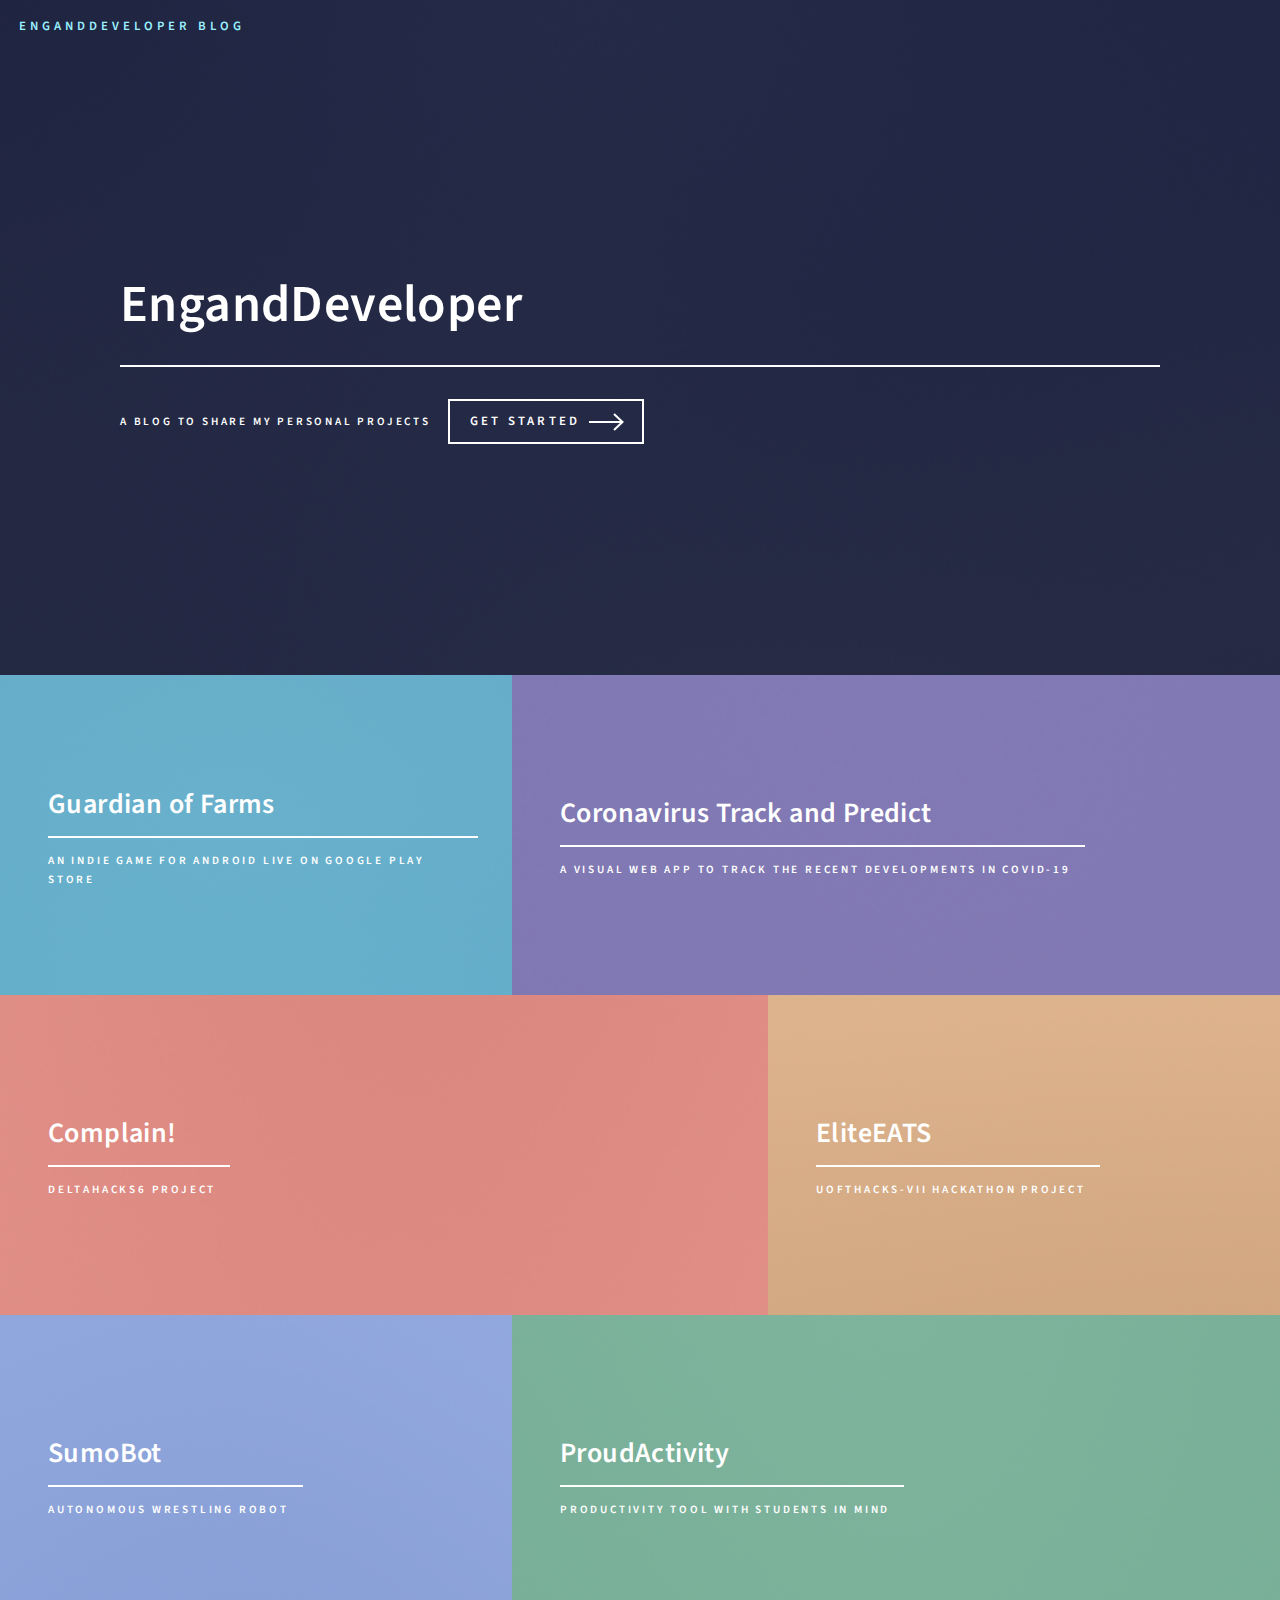
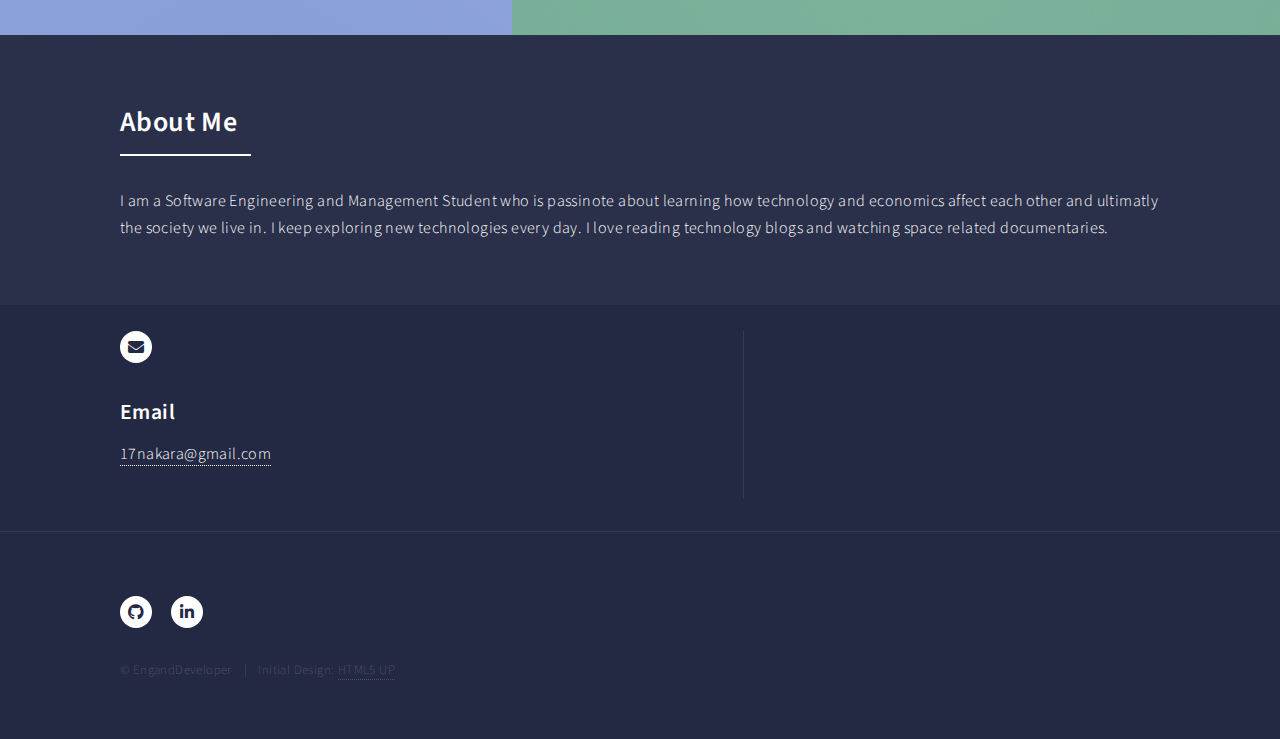
<file: index.html>
<!DOCTYPE HTML>
<!--
	Forty by HTML5 UP
	html5up.net | @ajlkn
	Free for personal and commercial use under the CCA 3.0 license (html5up.net/license)
-->
<html>
	<head>
		<title>EngandDeveloper Blog</title>
		<meta charset="utf-8" />
		<meta name="viewport" content="width=device-width, initial-scale=1, user-scalable=no" />
		<link rel="stylesheet" href="assets/css/main.css" />
		<noscript><link rel="stylesheet" href="assets/css/noscript.css" /></noscript>
	</head>
	<body class="is-preload">
		<!-- Wrapper -->
			<div id="wrapper">
				<!-- Header -->
					<header id="header" class="alt">
						<a href="index.html" class="logo">
                        EngandDeveloper Blog
                        </a>
					</header>
				<!-- Banner -->
					<section id="banner" class="major">
						<div class="inner">
							<header class="major">
								<h1>EngandDeveloper</h1>
							</header>
							<div class="content">
								<p>A blog to share my personal
                                    projects
                                </p>
								<ul class="actions">
									<li><a href="#one" class="button next scrolly">Get Started</a></li>
								</ul>
							</div>
						</div>
					</section>
				<!-- Main -->
					<div id="main">
						<!-- One -->
							<section id="one" class="tiles">
								<article>
									<span class="image">
										<img src="images/pic06.jpg" alt="" />
									</span>
									<header class="major">
										<h3><a href="subwebsites/guardianoffarms" class="link">Guardian of Farms</a></h3>
										<p>An indie game for Android live on Google Play Store</p>
									</header>
								</article>


								<article>
									<span class="image">
										<img src="images/pic05.jpg" alt="" />
									</span>
									<header class="major">
										<h3><a href="subwebsites/coronatrackandpredict" class="link">Coronavirus Track and Predict</a></h3>
										<p>A visual web app to track the recent developments in COVID-19</p>
									</header>
								</article>


								<article>
									<span class="image">
										<img src="images/pic04.jpg" alt="" />
									</span>
									<header class="major">
										<h3><a href="subwebsites/deltahacks6" class="link">Complain!</a></h3>
										<p>Deltahacks6 Project</p>
									</header>
								</article>


								<article>
									<span class="image">
										<img src="images/pic03.jpg" alt="" />
									</span>
									<header class="major">
										<h3><a href="subwebsites/eliteeats-uofthacks7" class="link">EliteEATS</a></h3>
										<p>UofTHacks-VII Hackathon Project</p>
									</header>
								</article>

								
								<article>
									<span class="image">
										<img src="images/pic01.jpg" alt="" />
									</span>
									<header class="major">
										<h3><a href="https://github.com/EngandDeveloper/SumoBot" class="link">SumoBot</a></h3>
										<p>Autonomous Wrestling Robot</p>
									</header>
								</article>


								<article>
									<span class="image">
										<img src="images/pic02.jpg" alt="" />
									</span>
									<header class="major">
										<h3><a href="subwebsites/ProudActivity/index.html" class="link">ProudActivity</a></h3>
										<p>Productivity Tool with Students in Mind</p>
									</header>
								</article>

							</section>
						<!-- Two -->
							<section id="two">
								<div class="inner">
									<header class="major">
										<h2>About Me</h2>
									</header>
									<p> I am a Software Engineering and Management Student who is passinote about learning how technology and economics affect each other and ultimatly the society we live in. I keep exploring new technologies every day. I love reading technology blogs and watching space related documentaries.</p>
								</div>
							</section>
					</div>
				<!-- Contact -->
					<section id="contact">
						<div class="inner">
                            <div class="contact-method">
                                <span class="icon solid alt fa-envelope"></span>
                                <h3>Email</h3>
                                <a href="">17nakara@gmail.com</a>
                            </div>
						</div>
					</section>
				<!-- Footer -->
					<footer id="footer">
						<div class="inner">
							<ul class="icons">
								<li><a href="https://github.com/EngandDeveloper" class="icon brands alt fa-github"><span class="label">GitHub</span></a></li>
								<li><a href="" class="icon brands alt fa-linkedin-in"><span class="label">LinkedIn</span></a></li>
							</ul>
							<ul class="copyright">
								<li>&copy; EngandDeveloper</li><li>Initial Design: <a href="https://html5up.net">HTML5 UP</a></li>
							</ul>
						</div>
					</footer>
			</div>
		<!-- Scripts -->
			<script src="assets/js/jquery.min.js"></script>
			<script src="assets/js/jquery.scrolly.min.js"></script>
			<script src="assets/js/jquery.scrollex.min.js"></script>
			<script src="assets/js/browser.min.js"></script>
			<script src="assets/js/breakpoints.min.js"></script>
			<script src="assets/js/util.js"></script>
			<script src="assets/js/main.js"></script>
	</body>
</html>
</file>
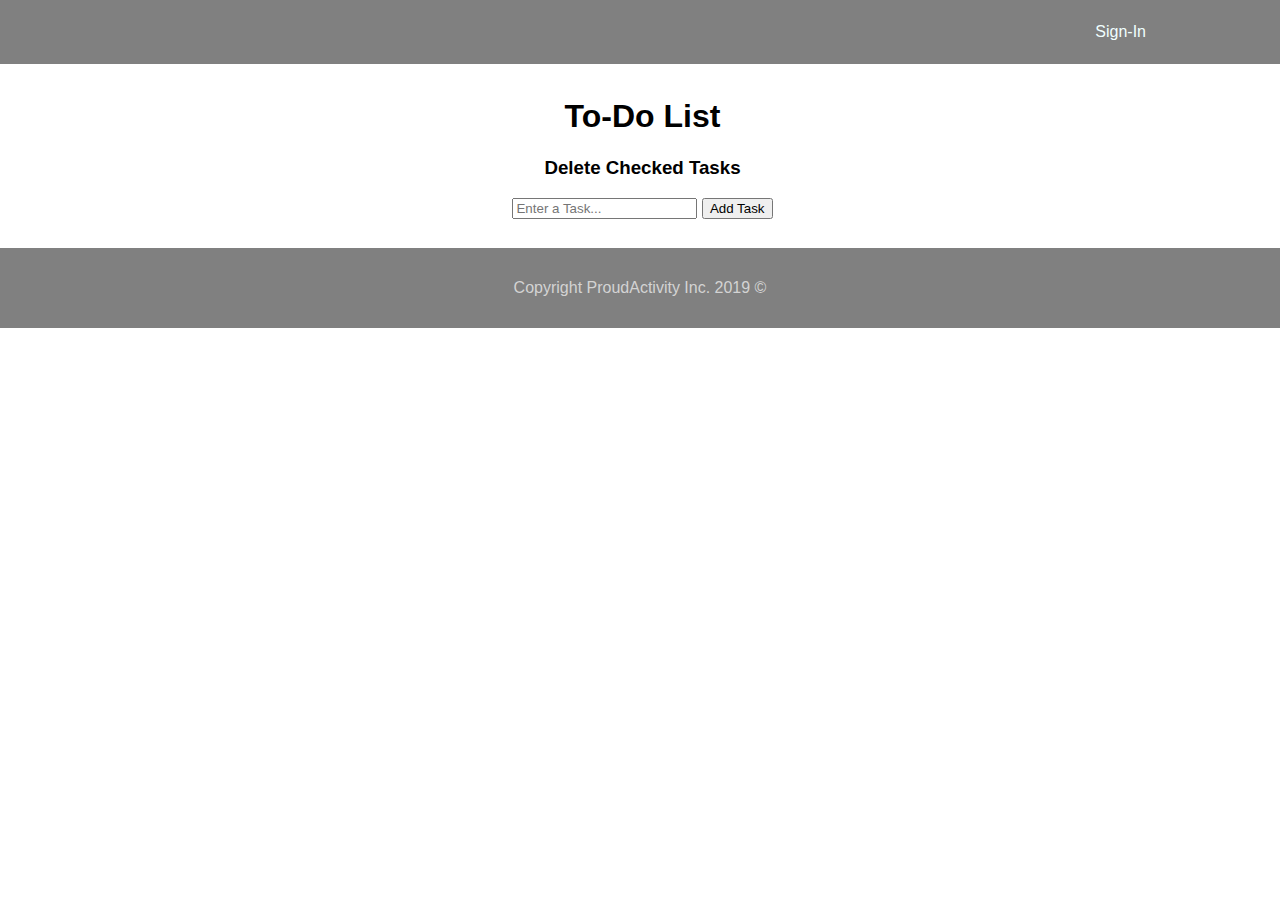
<file: ProudActivity/index.html>
<!Doctype html>
<html lang="en">

    <head>
    
        <meta charset="utf-8">
        <link rel="stylesheet" type="text/css" href="css/main.css">
        <title> Proud Activity </title>
    
    </head>

    
    <body>
    
        <aside>
            <nav>
                <ul class="navBar">
                    <li> <a href=""> Sign-In </a> </li>
                </ul>
            </nav>
        </aside>
        
        <div class="main-container">
        
            <h1> To-Do List </h1>
            <h3> <a href=""> Delete Checked Tasks </a></h3>
            
            <input id="taskInput" type="text" placeholder="Enter a Task...">
            
            <button id="addTask"> Add Task </button>
            
            <ul id="taskList">
                
            </ul>
            
        
        </div>
        
        <footer>
        
            <p> Copyright ProudActivity Inc. 2019 &copy; </p>
        
        </footer>
        
    
        <script src="js/list.js"></script>
    </body>



</html>
</file>
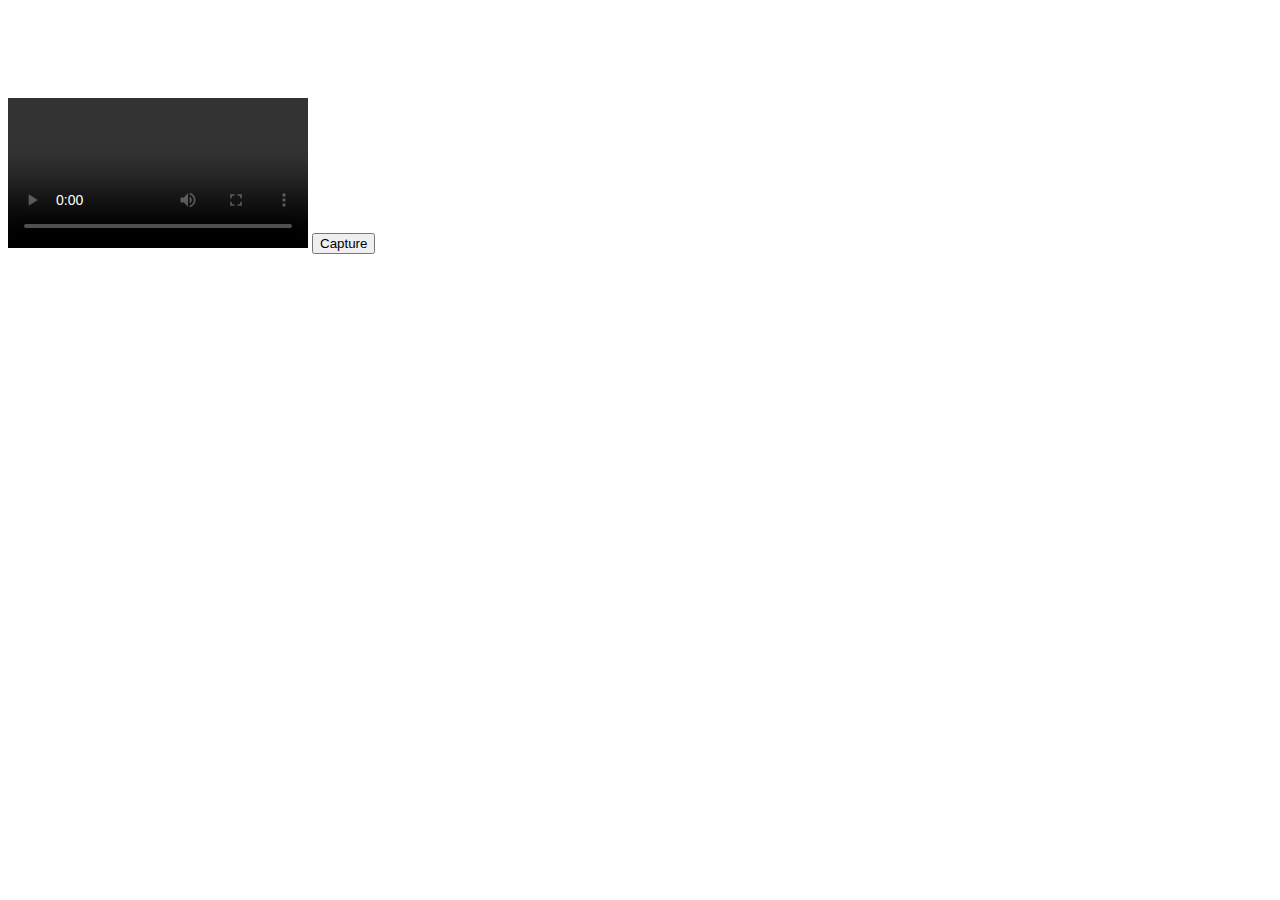
<file: subwebsites/deltahacks6/Camera.html>
<!DOCTYPE html>
<html>
<head>
<title>Ligma Balls</title>
</head>
<body>

<video id="player" controls autoplay></video>
<button id="capture">Capture</button>
<canvas id="canvas" width=320 height=240></canvas>
<script>
  const player = document.getElementById('player');
  const canvas = document.getElementById('canvas');
  const context = canvas.getContext('2d');
  const captureButton = document.getElementById('capture');

  const constraints = {
    video: true,
  };

  captureButton.addEventListener('click', () => {
    // Draw the video frame to the canvas.
    context.drawImage(player, 0, 0, canvas.width, canvas.height);
  });

  // Attach the video stream to the video element and autoplay.
  navigator.mediaDevices.getUserMedia(constraints)
    .then((stream) => {
      player.srcObject = stream;
    });
</script>

</body>
</html>
</file>
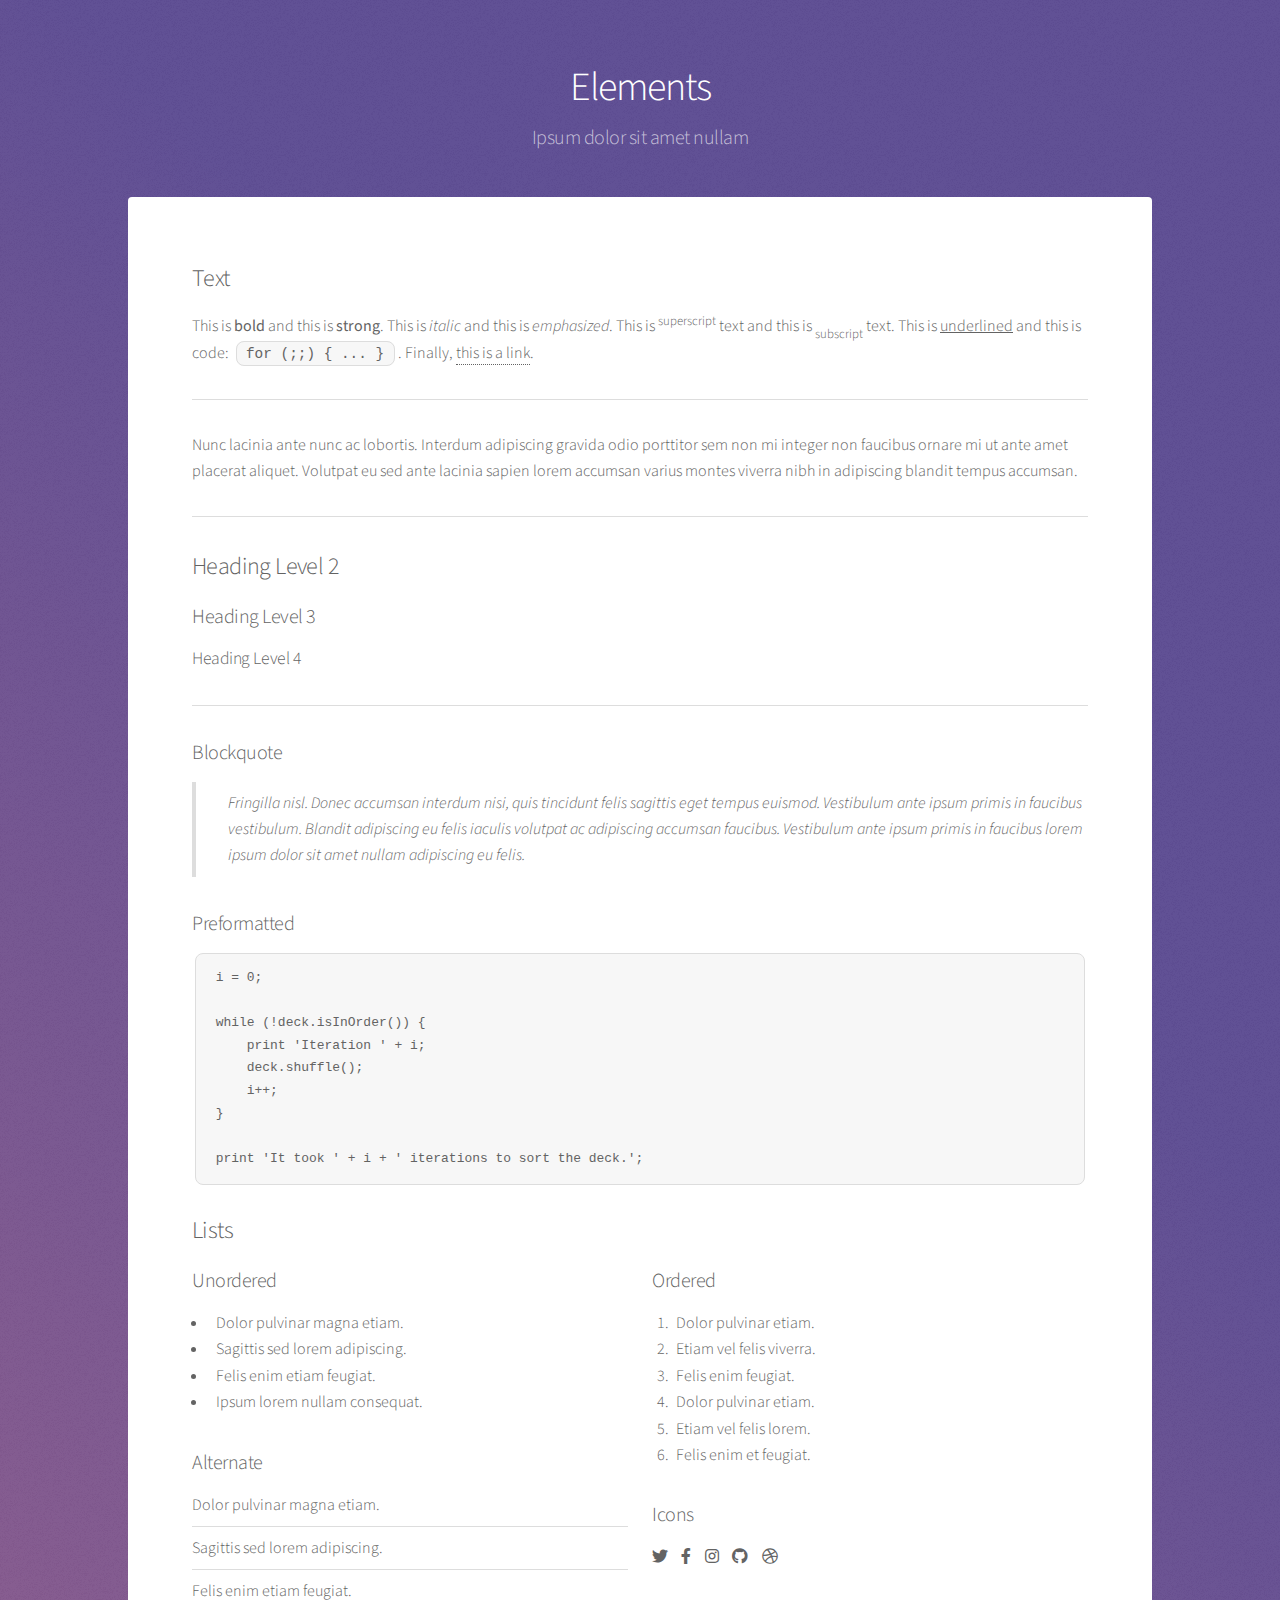
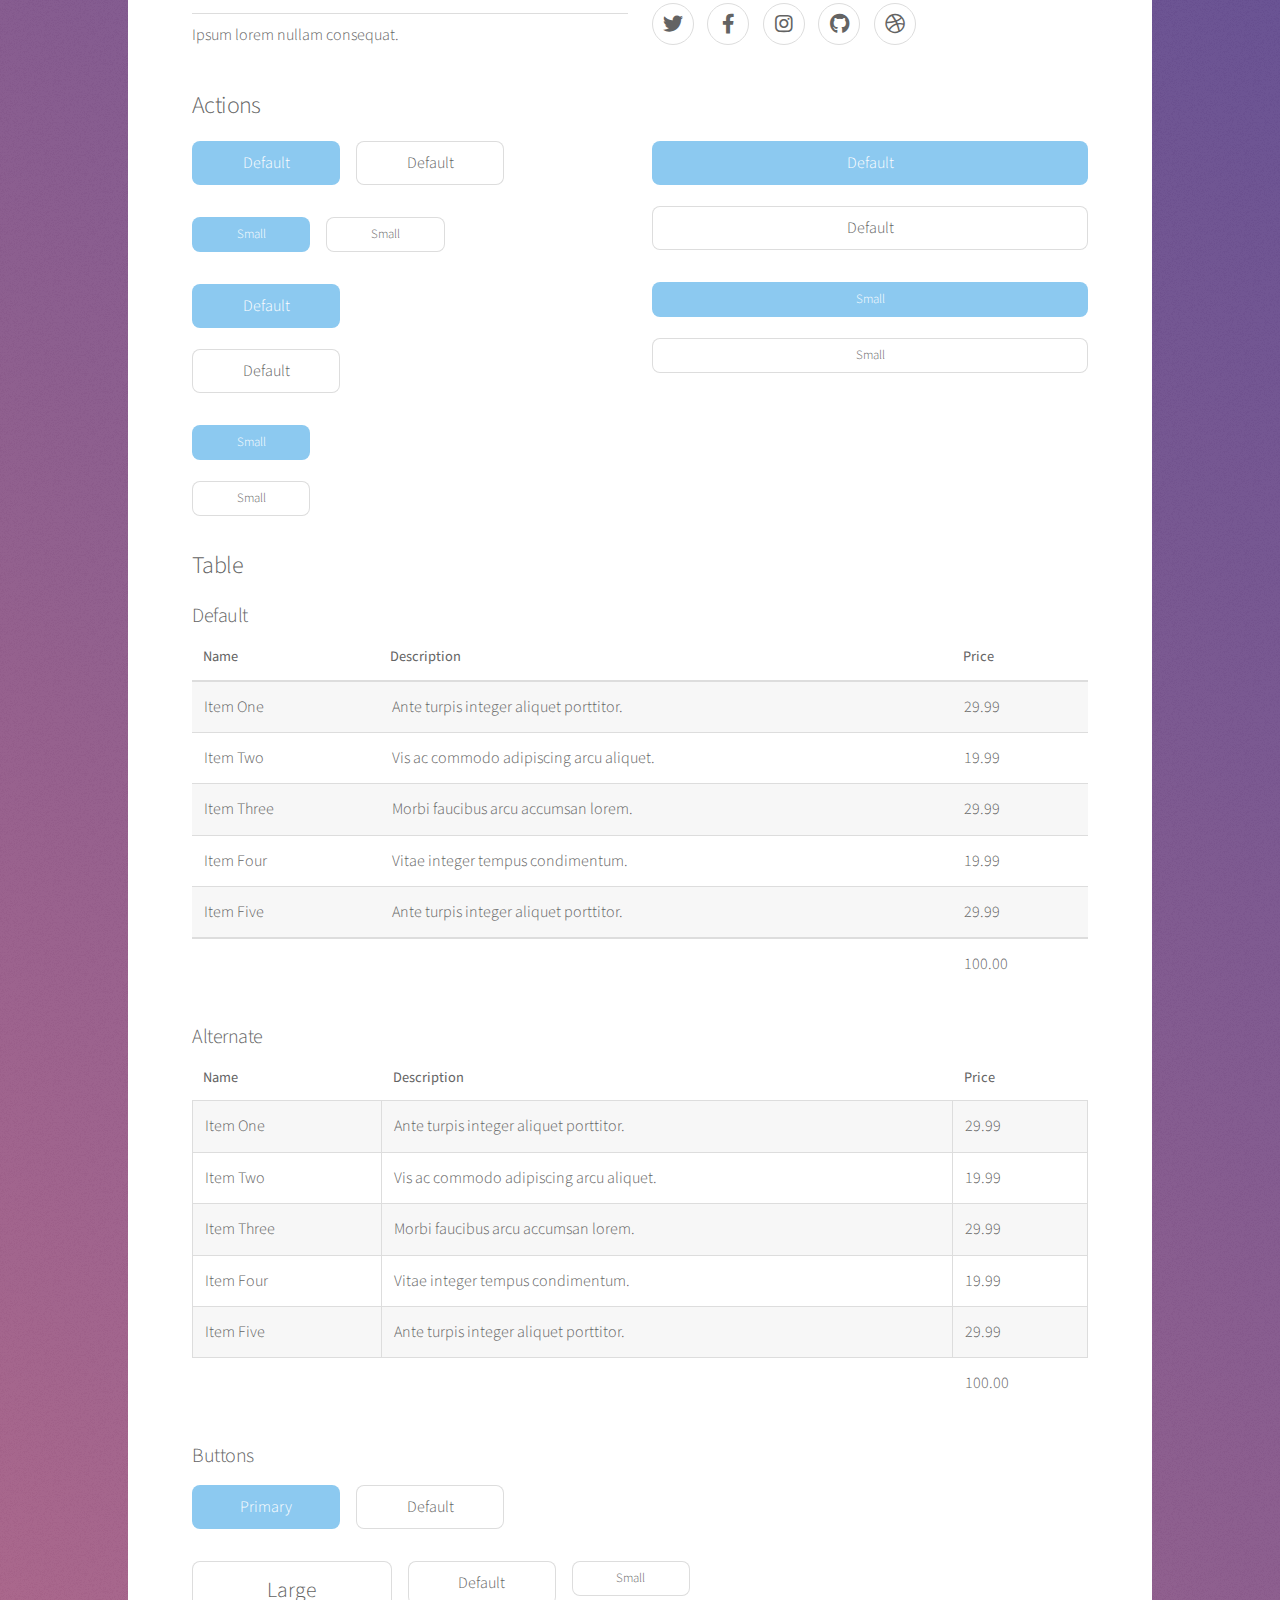
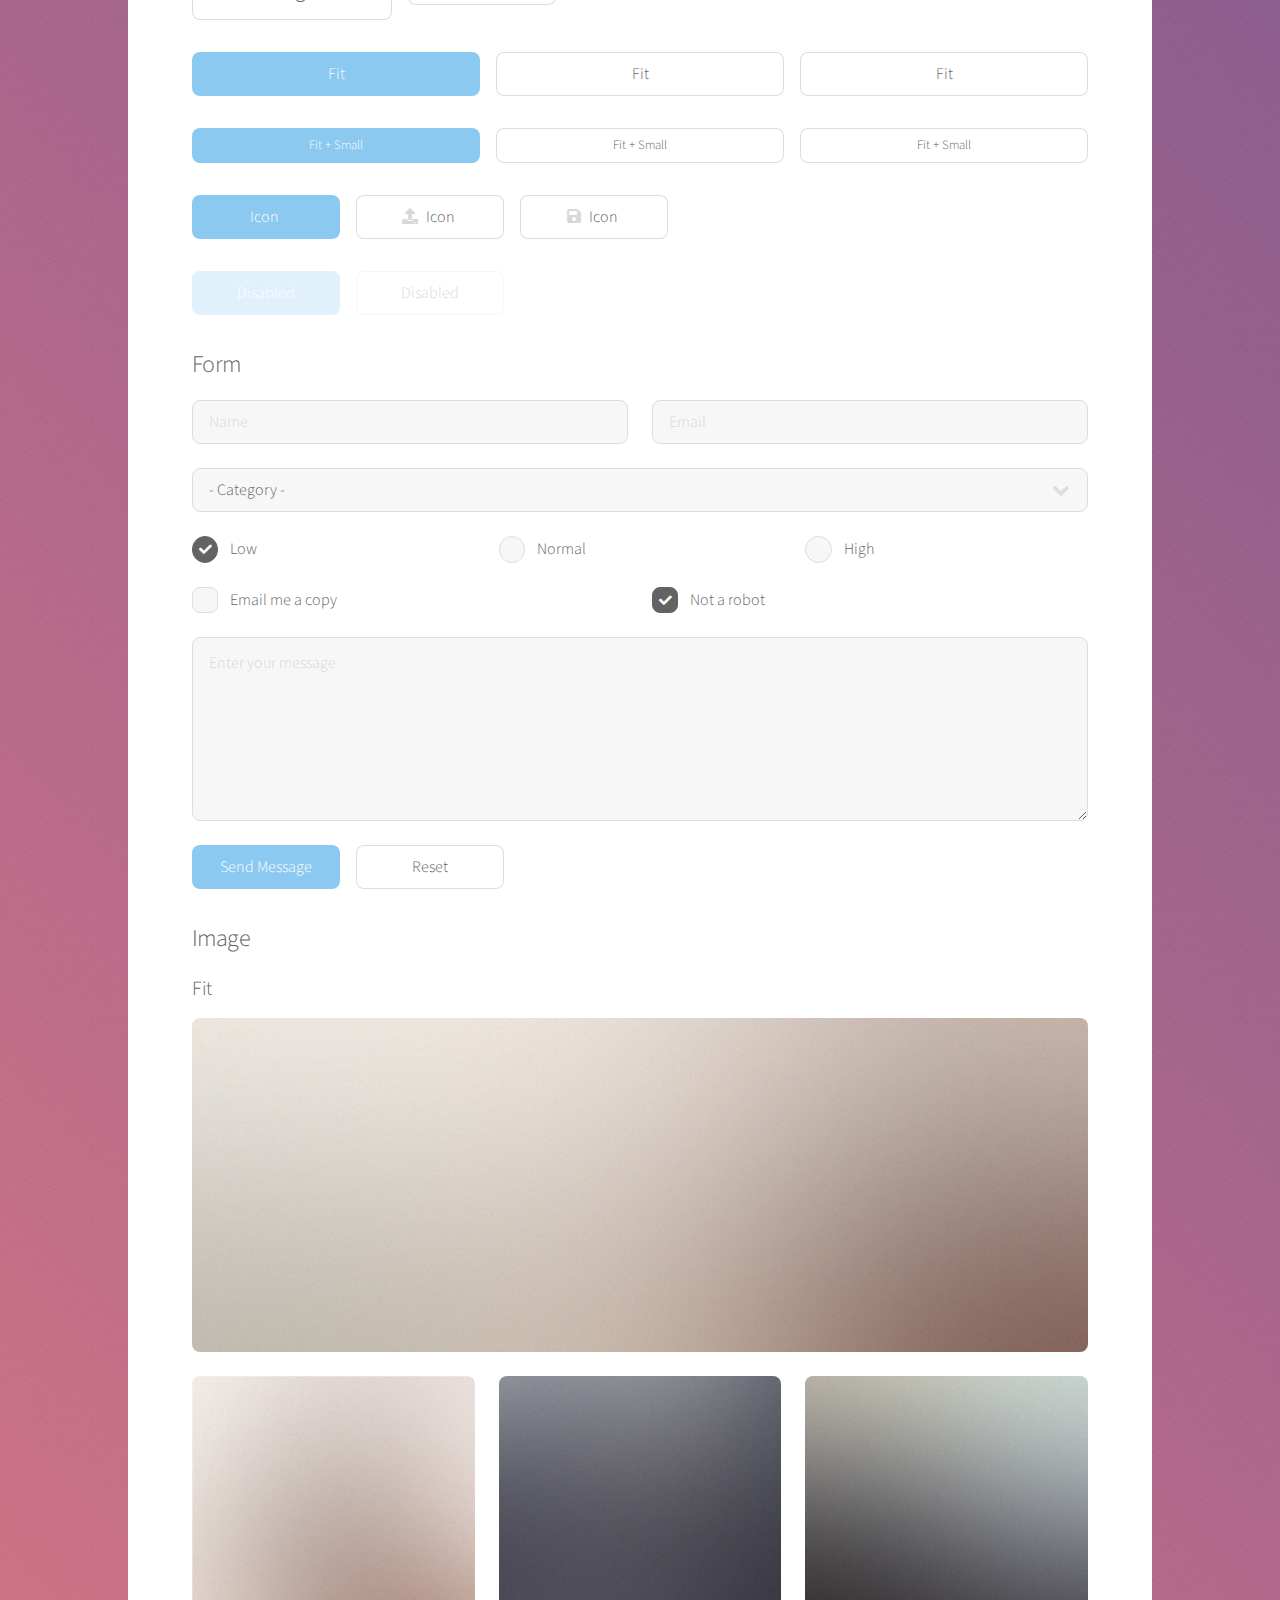
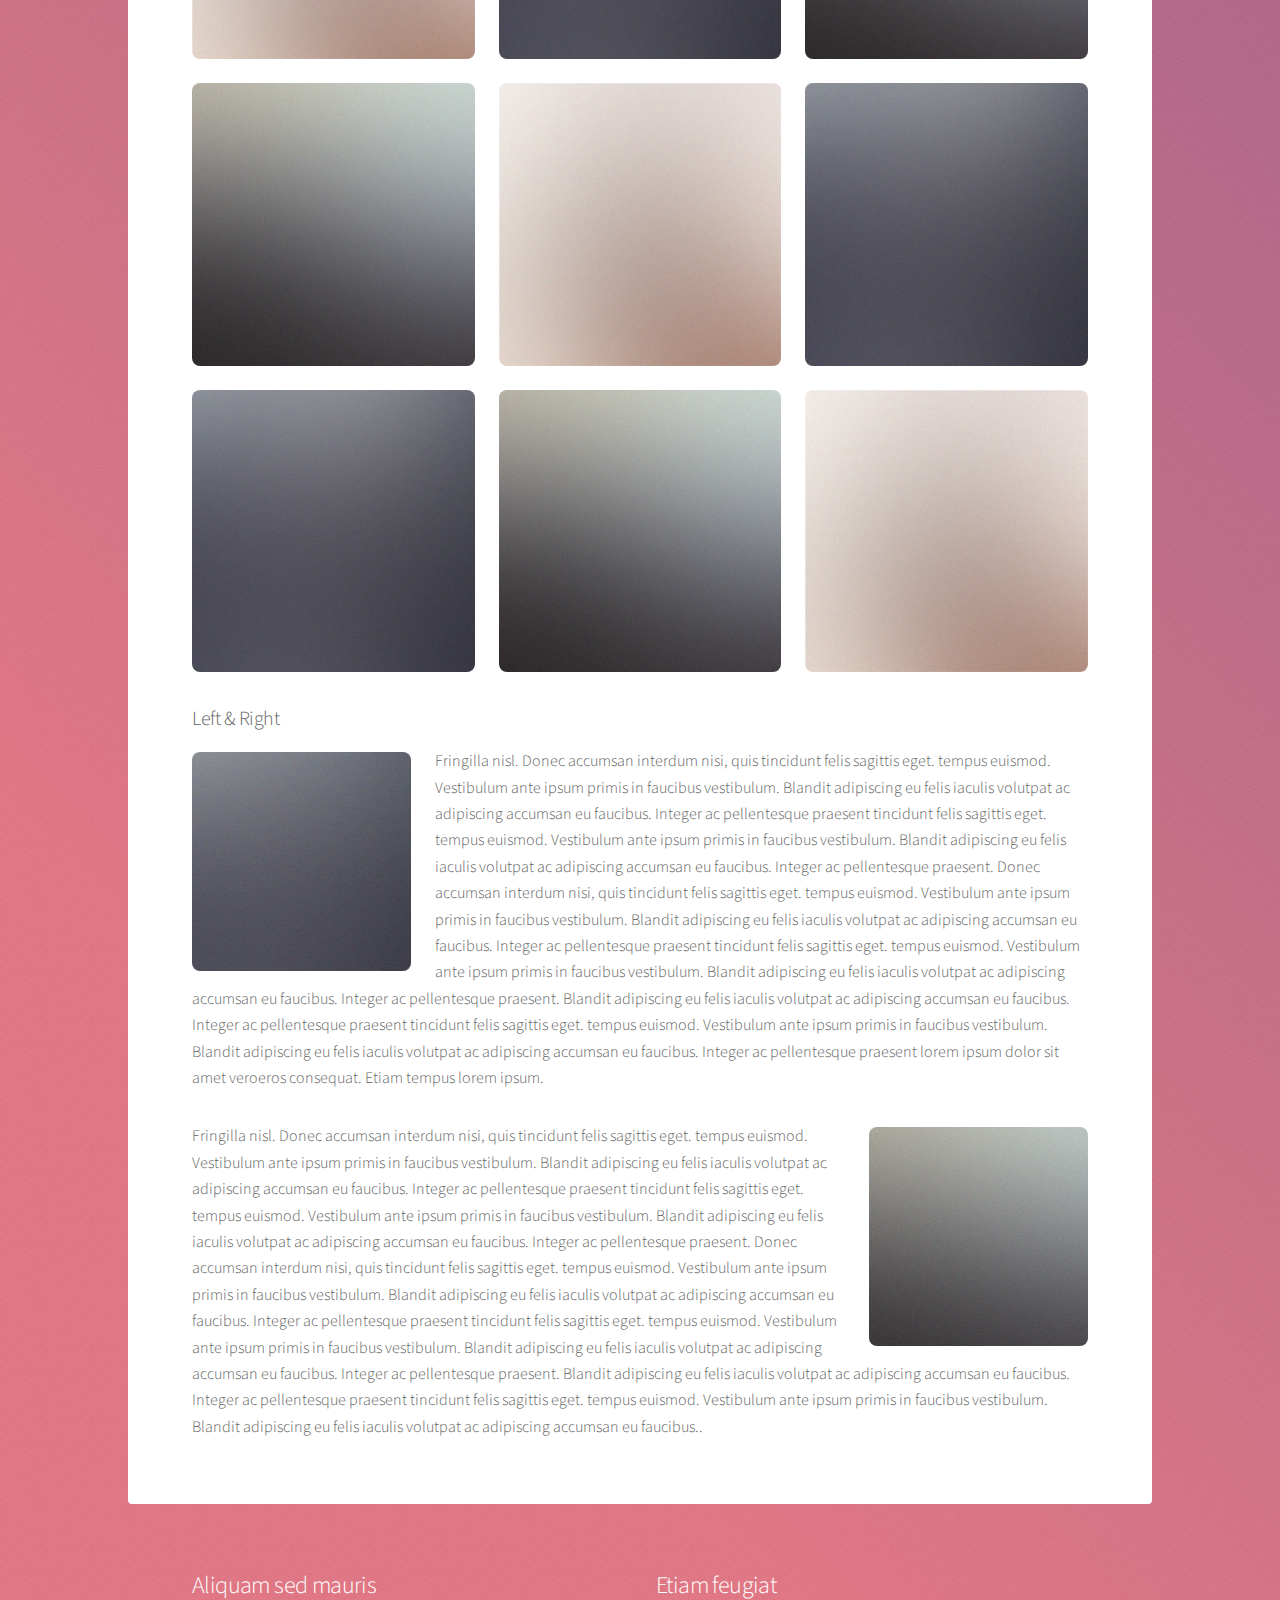
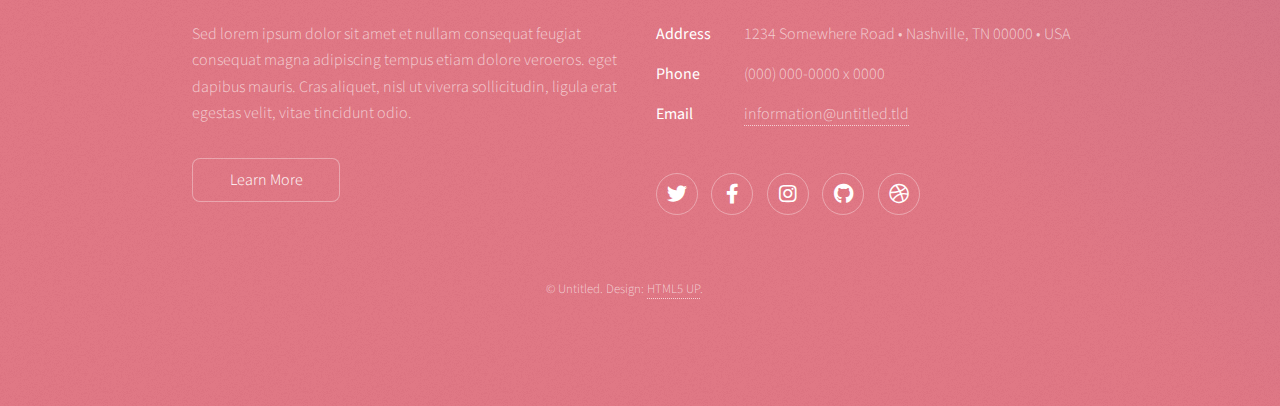
<file: subwebsites/deltahacks6/elements.html>
<!DOCTYPE HTML>
<!--
	Stellar by HTML5 UP
	html5up.net | @ajlkn
	Free for personal and commercial use under the CCA 3.0 license (html5up.net/license)
-->
<html>
	<head>
		<title>Elements - Stellar by HTML5 UP</title>
		<meta charset="utf-8" />
		<meta name="viewport" content="width=device-width, initial-scale=1, user-scalable=no" />
		<link rel="stylesheet" href="assets/css/main.css" />
		<noscript><link rel="stylesheet" href="assets/css/noscript.css" /></noscript>
	</head>
	<body class="is-preload">

		<!-- Wrapper -->
			<div id="wrapper">

				<!-- Header -->
					<header id="header">
						<h1>Elements</h1>
						<p>Ipsum dolor sit amet nullam</p>
					</header>

				<!-- Main -->
					<div id="main">

						<!-- Content -->
							<section id="content" class="main">

								<!-- Text -->
									<section>
										<h2>Text</h2>
										<p>This is <b>bold</b> and this is <strong>strong</strong>. This is <i>italic</i> and this is <em>emphasized</em>.
										This is <sup>superscript</sup> text and this is <sub>subscript</sub> text.
										This is <u>underlined</u> and this is code: <code>for (;;) { ... }</code>. Finally, <a href="#">this is a link</a>.</p>
										<hr />
										<p>Nunc lacinia ante nunc ac lobortis. Interdum adipiscing gravida odio porttitor sem non mi integer non faucibus ornare mi ut ante amet placerat aliquet. Volutpat eu sed ante lacinia sapien lorem accumsan varius montes viverra nibh in adipiscing blandit tempus accumsan.</p>
										<hr />
										<h2>Heading Level 2</h2>
										<h3>Heading Level 3</h3>
										<h4>Heading Level 4</h4>
										<hr />
										<h3>Blockquote</h3>
										<blockquote>Fringilla nisl. Donec accumsan interdum nisi, quis tincidunt felis sagittis eget tempus euismod. Vestibulum ante ipsum primis in faucibus vestibulum. Blandit adipiscing eu felis iaculis volutpat ac adipiscing accumsan faucibus. Vestibulum ante ipsum primis in faucibus lorem ipsum dolor sit amet nullam adipiscing eu felis.</blockquote>
										<h3>Preformatted</h3>
										<pre><code>i = 0;

while (!deck.isInOrder()) {
    print 'Iteration ' + i;
    deck.shuffle();
    i++;
}

print 'It took ' + i + ' iterations to sort the deck.';</code></pre>
									</section>

								<!-- Lists -->
									<section>
										<h2>Lists</h2>
										<div class="row">
											<div class="col-6 col-12-medium">
												<h3>Unordered</h3>
												<ul>
													<li>Dolor pulvinar magna etiam.</li>
													<li>Sagittis sed lorem adipiscing.</li>
													<li>Felis enim etiam feugiat.</li>
													<li>Ipsum lorem nullam consequat.</li>
												</ul>
												<h3>Alternate</h3>
												<ul class="alt">
													<li>Dolor pulvinar magna etiam.</li>
													<li>Sagittis sed lorem adipiscing.</li>
													<li>Felis enim etiam feugiat.</li>
													<li>Ipsum lorem nullam consequat.</li>
												</ul>
											</div>
											<div class="col-6 col-12-medium">
												<h3>Ordered</h3>
												<ol>
													<li>Dolor pulvinar etiam.</li>
													<li>Etiam vel felis viverra.</li>
													<li>Felis enim feugiat.</li>
													<li>Dolor pulvinar etiam.</li>
													<li>Etiam vel felis lorem.</li>
													<li>Felis enim et feugiat.</li>
												</ol>
												<h3>Icons</h3>
												<ul class="icons">
													<li><a href="#" class="icon brands fa-twitter"><span class="label">Twitter</span></a></li>
													<li><a href="#" class="icon brands fa-facebook-f"><span class="label">Facebook</span></a></li>
													<li><a href="#" class="icon brands fa-instagram"><span class="label">Instagram</span></a></li>
													<li><a href="#" class="icon brands fa-github"><span class="label">GitHub</span></a></li>
													<li><a href="#" class="icon brands fa-dribbble"><span class="label">Dribbble</span></a></li>
												</ul>
												<ul class="icons">
													<li><a href="#" class="icon brands alt fa-twitter"><span class="label">Twitter</span></a></li>
													<li><a href="#" class="icon brands alt fa-facebook-f"><span class="label">Facebook</span></a></li>
													<li><a href="#" class="icon brands alt fa-instagram"><span class="label">Instagram</span></a></li>
													<li><a href="#" class="icon brands alt fa-github"><span class="label">GitHub</span></a></li>
													<li><a href="#" class="icon brands alt fa-dribbble"><span class="label">Dribbble</span></a></li>
												</ul>
											</div>
										</div>
										<h2>Actions</h2>
										<div class="row">
											<div class="col-6 col-12-medium">
												<ul class="actions">
													<li><a href="#" class="button primary">Default</a></li>
													<li><a href="#" class="button">Default</a></li>
												</ul>
												<ul class="actions small">
													<li><a href="#" class="button primary small">Small</a></li>
													<li><a href="#" class="button small">Small</a></li>
												</ul>
												<ul class="actions stacked">
													<li><a href="#" class="button primary">Default</a></li>
													<li><a href="#" class="button">Default</a></li>
												</ul>
												<ul class="actions stacked">
													<li><a href="#" class="button primary small">Small</a></li>
													<li><a href="#" class="button small">Small</a></li>
												</ul>
											</div>
											<div class="col-6 col-12-medium">
												<ul class="actions stacked">
													<li><a href="#" class="button primary fit">Default</a></li>
													<li><a href="#" class="button fit">Default</a></li>
												</ul>
												<ul class="actions stacked">
													<li><a href="#" class="button primary small fit">Small</a></li>
													<li><a href="#" class="button small fit">Small</a></li>
												</ul>
											</div>
										</div>
									</section>

								<!-- Table -->
									<section>
										<h2>Table</h2>
										<h3>Default</h3>
										<div class="table-wrapper">
											<table>
												<thead>
													<tr>
														<th>Name</th>
														<th>Description</th>
														<th>Price</th>
													</tr>
												</thead>
												<tbody>
													<tr>
														<td>Item One</td>
														<td>Ante turpis integer aliquet porttitor.</td>
														<td>29.99</td>
													</tr>
													<tr>
														<td>Item Two</td>
														<td>Vis ac commodo adipiscing arcu aliquet.</td>
														<td>19.99</td>
													</tr>
													<tr>
														<td>Item Three</td>
														<td> Morbi faucibus arcu accumsan lorem.</td>
														<td>29.99</td>
													</tr>
													<tr>
														<td>Item Four</td>
														<td>Vitae integer tempus condimentum.</td>
														<td>19.99</td>
													</tr>
													<tr>
														<td>Item Five</td>
														<td>Ante turpis integer aliquet porttitor.</td>
														<td>29.99</td>
													</tr>
												</tbody>
												<tfoot>
													<tr>
														<td colspan="2"></td>
														<td>100.00</td>
													</tr>
												</tfoot>
											</table>
										</div>

										<h3>Alternate</h3>
										<div class="table-wrapper">
											<table class="alt">
												<thead>
													<tr>
														<th>Name</th>
														<th>Description</th>
														<th>Price</th>
													</tr>
												</thead>
												<tbody>
													<tr>
														<td>Item One</td>
														<td>Ante turpis integer aliquet porttitor.</td>
														<td>29.99</td>
													</tr>
													<tr>
														<td>Item Two</td>
														<td>Vis ac commodo adipiscing arcu aliquet.</td>
														<td>19.99</td>
													</tr>
													<tr>
														<td>Item Three</td>
														<td> Morbi faucibus arcu accumsan lorem.</td>
														<td>29.99</td>
													</tr>
													<tr>
														<td>Item Four</td>
														<td>Vitae integer tempus condimentum.</td>
														<td>19.99</td>
													</tr>
													<tr>
														<td>Item Five</td>
														<td>Ante turpis integer aliquet porttitor.</td>
														<td>29.99</td>
													</tr>
												</tbody>
												<tfoot>
													<tr>
														<td colspan="2"></td>
														<td>100.00</td>
													</tr>
												</tfoot>
											</table>
										</div>
									</section>

								<!-- Buttons -->
									<section>
										<h3>Buttons</h3>
										<ul class="actions">
											<li><a href="#" class="button primary">Primary</a></li>
											<li><a href="#" class="button">Default</a></li>
										</ul>
										<ul class="actions">
											<li><a href="#" class="button large">Large</a></li>
											<li><a href="#" class="button">Default</a></li>
											<li><a href="#" class="button small">Small</a></li>
										</ul>
										<ul class="actions fit">
											<li><a href="#" class="button primary fit">Fit</a></li>
											<li><a href="#" class="button fit">Fit</a></li>
											<li><a href="#" class="button fit">Fit</a></li>
										</ul>
										<ul class="actions fit small">
											<li><a href="#" class="button primary fit small">Fit + Small</a></li>
											<li><a href="#" class="button fit small">Fit + Small</a></li>
											<li><a href="#" class="button fit small">Fit + Small</a></li>
										</ul>
										<ul class="actions">
											<li><a href="#" class="button primary icon solidfa-download">Icon</a></li>
											<li><a href="#" class="button icon solid fa-upload">Icon</a></li>
											<li><a href="#" class="button icon solid fa-save">Icon</a></li>
										</ul>
										<ul class="actions">
											<li><span class="button primary disabled">Disabled</span></li>
											<li><span class="button disabled">Disabled</span></li>
										</ul>
									</section>

								<!-- Form -->
									<section>
										<h2>Form</h2>
										<form method="post" action="#">
											<div class="row gtr-uniform">
												<div class="col-6 col-12-xsmall">
													<input type="text" name="demo-name" id="demo-name" value="" placeholder="Name" />
												</div>
												<div class="col-6 col-12-xsmall">
													<input type="email" name="demo-email" id="demo-email" value="" placeholder="Email" />
												</div>
												<div class="col-12">
													<select name="demo-category" id="demo-category">
														<option value="">- Category -</option>
														<option value="1">Manufacturing</option>
														<option value="1">Shipping</option>
														<option value="1">Administration</option>
														<option value="1">Human Resources</option>
													</select>
												</div>
												<div class="col-4 col-12-small">
													<input type="radio" id="demo-priority-low" name="demo-priority" checked>
													<label for="demo-priority-low">Low</label>
												</div>
												<div class="col-4 col-12-small">
													<input type="radio" id="demo-priority-normal" name="demo-priority">
													<label for="demo-priority-normal">Normal</label>
												</div>
												<div class="col-4 col-12-small">
													<input type="radio" id="demo-priority-high" name="demo-priority">
													<label for="demo-priority-high">High</label>
												</div>
												<div class="col-6 col-12-small">
													<input type="checkbox" id="demo-copy" name="demo-copy">
													<label for="demo-copy">Email me a copy</label>
												</div>
												<div class="col-6 col-12-small">
													<input type="checkbox" id="demo-human" name="demo-human" checked>
													<label for="demo-human">Not a robot</label>
												</div>
												<div class="col-12">
													<textarea name="demo-message" id="demo-message" placeholder="Enter your message" rows="6"></textarea>
												</div>
												<div class="col-12">
													<ul class="actions">
														<li><input type="submit" value="Send Message" class="primary" /></li>
														<li><input type="reset" value="Reset" /></li>
													</ul>
												</div>
											</div>
										</form>
									</section>

								<!-- Image -->
									<section>
										<h2>Image</h2>
										<h3>Fit</h3>
										<div class="box alt">
											<div class="row gtr-uniform">
												<div class="col-12"><span class="image fit"><img src="images/pic04.jpg" alt="" /></span></div>
												<div class="col-4"><span class="image fit"><img src="images/pic01.jpg" alt="" /></span></div>
												<div class="col-4"><span class="image fit"><img src="images/pic02.jpg" alt="" /></span></div>
												<div class="col-4"><span class="image fit"><img src="images/pic03.jpg" alt="" /></span></div>
												<div class="col-4"><span class="image fit"><img src="images/pic03.jpg" alt="" /></span></div>
												<div class="col-4"><span class="image fit"><img src="images/pic01.jpg" alt="" /></span></div>
												<div class="col-4"><span class="image fit"><img src="images/pic02.jpg" alt="" /></span></div>
												<div class="col-4"><span class="image fit"><img src="images/pic02.jpg" alt="" /></span></div>
												<div class="col-4"><span class="image fit"><img src="images/pic03.jpg" alt="" /></span></div>
												<div class="col-4"><span class="image fit"><img src="images/pic01.jpg" alt="" /></span></div>
											</div>
										</div>
										<h3>Left &amp; Right</h3>
										<p><span class="image left"><img src="images/pic05.jpg" alt="" /></span>Fringilla nisl. Donec accumsan interdum nisi, quis tincidunt felis sagittis eget. tempus euismod. Vestibulum ante ipsum primis in faucibus vestibulum. Blandit adipiscing eu felis iaculis volutpat ac adipiscing accumsan eu faucibus. Integer ac pellentesque praesent tincidunt felis sagittis eget. tempus euismod. Vestibulum ante ipsum primis in faucibus vestibulum. Blandit adipiscing eu felis iaculis volutpat ac adipiscing accumsan eu faucibus. Integer ac pellentesque praesent. Donec accumsan interdum nisi, quis tincidunt felis sagittis eget. tempus euismod. Vestibulum ante ipsum primis in faucibus vestibulum. Blandit adipiscing eu felis iaculis volutpat ac adipiscing accumsan eu faucibus. Integer ac pellentesque praesent tincidunt felis sagittis eget. tempus euismod. Vestibulum ante ipsum primis in faucibus vestibulum. Blandit adipiscing eu felis iaculis volutpat ac adipiscing accumsan eu faucibus. Integer ac pellentesque praesent. Blandit adipiscing eu felis iaculis volutpat ac adipiscing accumsan eu faucibus. Integer ac pellentesque praesent tincidunt felis sagittis eget. tempus euismod. Vestibulum ante ipsum primis in faucibus vestibulum. Blandit adipiscing eu felis iaculis volutpat ac adipiscing accumsan eu faucibus. Integer ac pellentesque praesent lorem ipsum dolor sit amet veroeros consequat. Etiam tempus lorem ipsum.</p>
										<p><span class="image right"><img src="images/pic06.jpg" alt="" /></span>Fringilla nisl. Donec accumsan interdum nisi, quis tincidunt felis sagittis eget. tempus euismod. Vestibulum ante ipsum primis in faucibus vestibulum. Blandit adipiscing eu felis iaculis volutpat ac adipiscing accumsan eu faucibus. Integer ac pellentesque praesent tincidunt felis sagittis eget. tempus euismod. Vestibulum ante ipsum primis in faucibus vestibulum. Blandit adipiscing eu felis iaculis volutpat ac adipiscing accumsan eu faucibus. Integer ac pellentesque praesent. Donec accumsan interdum nisi, quis tincidunt felis sagittis eget. tempus euismod. Vestibulum ante ipsum primis in faucibus vestibulum. Blandit adipiscing eu felis iaculis volutpat ac adipiscing accumsan eu faucibus. Integer ac pellentesque praesent tincidunt felis sagittis eget. tempus euismod. Vestibulum ante ipsum primis in faucibus vestibulum. Blandit adipiscing eu felis iaculis volutpat ac adipiscing accumsan eu faucibus. Integer ac pellentesque praesent. Blandit adipiscing eu felis iaculis volutpat ac adipiscing accumsan eu faucibus. Integer ac pellentesque praesent tincidunt felis sagittis eget. tempus euismod. Vestibulum ante ipsum primis in faucibus vestibulum. Blandit adipiscing eu felis iaculis volutpat ac adipiscing accumsan eu faucibus..</p>
									</section>

							</section>

					</div>

				<!-- Footer -->
					<footer id="footer">
						<section>
							<h2>Aliquam sed mauris</h2>
							<p>Sed lorem ipsum dolor sit amet et nullam consequat feugiat consequat magna adipiscing tempus etiam dolore veroeros. eget dapibus mauris. Cras aliquet, nisl ut viverra sollicitudin, ligula erat egestas velit, vitae tincidunt odio.</p>
							<ul class="actions">
								<li><a href="#" class="button">Learn More</a></li>
							</ul>
						</section>
						<section>
							<h2>Etiam feugiat</h2>
							<dl class="alt">
								<dt>Address</dt>
								<dd>1234 Somewhere Road &bull; Nashville, TN 00000 &bull; USA</dd>
								<dt>Phone</dt>
								<dd>(000) 000-0000 x 0000</dd>
								<dt>Email</dt>
								<dd><a href="#">information@untitled.tld</a></dd>
							</dl>
							<ul class="icons">
								<li><a href="#" class="icon brands fa-twitter alt"><span class="label">Twitter</span></a></li>
								<li><a href="#" class="icon brands fa-facebook-f alt"><span class="label">Facebook</span></a></li>
								<li><a href="#" class="icon brands fa-instagram alt"><span class="label">Instagram</span></a></li>
								<li><a href="#" class="icon brands fa-github alt"><span class="label">GitHub</span></a></li>
								<li><a href="#" class="icon brands fa-dribbble alt"><span class="label">Dribbble</span></a></li>
							</ul>
						</section>
						<p class="copyright">&copy; Untitled. Design: <a href="https://html5up.net">HTML5 UP</a>.</p>
					</footer>

			</div>

		<!-- Scripts -->
			<script src="assets/js/jquery.min.js"></script>
			<script src="assets/js/jquery.scrollex.min.js"></script>
			<script src="assets/js/jquery.scrolly.min.js"></script>
			<script src="assets/js/browser.min.js"></script>
			<script src="assets/js/breakpoints.min.js"></script>
			<script src="assets/js/util.js"></script>
			<script src="assets/js/main.js"></script>

	</body>
</html>
</file>
<file: assets/css/noscript.css>
/*
	Forty by HTML5 UP
	html5up.net | @ajlkn
	Free for personal and commercial use under the CCA 3.0 license (html5up.net/license)
*/

/* Banner */

	body.is-preload #banner:after {
		opacity: 0.85;
	}

	body.is-preload #banner > .inner {
		-moz-filter: none;
		-webkit-filter: none;
		-ms-filter: none;
		filter: none;
		-moz-transform: none;
		-webkit-transform: none;
		-ms-transform: none;
		transform: none;
		opacity: 1;
	}
</file>
<file: ProudActivity/css/main.css>
body{
    margin: 0;
    padding:0;
    font-family: cursive, sans-serif;
}

ul{
    list-style: none;
}

a{
    text-decoration: none;
    color: inherit;
}

.main-container{
    margin: 10px 15px 10px 20px;
    padding: 3px;
    text-align: center;
}

footer{
    padding: 15px;
    background: gray;
}

footer p{
    text-align: center;
    color: lightgrey;
}

nav{
    background: gray;
    padding: 5px;
}

.navBar{
    text-align: end;
    padding: 2px;
    margin-right: 10%;
}

.navBar li a{
    color: azure;
}

input[type=checkbox]{
    visibility: visible;
}

.taskList{
    margin:10px;
    border: 2px solid black;
}
</file>
<file: subwebsites/deltahacks6/assets/css/noscript.css>
/*
	Stellar by HTML5 UP
	html5up.net | @ajlkn
	Free for personal and commercial use under the CCA 3.0 license (html5up.net/license)
*/

/* Header */

	body.is-preload #header.alt > * {
		opacity: 1;
	}

	body.is-preload #header.alt .logo {
		-moz-transform: none;
		-webkit-transform: none;
		-ms-transform: none;
		transform: none;
	}
</file>
<file: assets/css/main.css>
@import url(fontawesome-all.min.css);
@import url("https://fonts.googleapis.com/css?family=Source+Sans+Pro:300,300italic,600,600italic");

/*
	Forty by HTML5 UP
	html5up.net | @ajlkn
	Free for personal and commercial use under the CCA 3.0 license (html5up.net/license)
*/

html, body, div, span, applet, object,
iframe, h1, h2, h3, h4, h5, h6, p, blockquote,
pre, a, abbr, acronym, address, big, cite,
code, del, dfn, em, img, ins, kbd, q, s, samp,
small, strike, strong, sub, sup, tt, var, b,
u, i, center, dl, dt, dd, ol, ul, li, fieldset,
form, label, legend, table, caption, tbody,
tfoot, thead, tr, th, td, article, aside,
canvas, details, embed, figure, figcaption,
footer, header, hgroup, menu, nav, output, ruby,
section, summary, time, mark, audio, video {
	margin: 0;
	padding: 0;
	border: 0;
	font-size: 100%;
	font: inherit;
	vertical-align: baseline;}

article, aside, details, figcaption, figure,
footer, header, hgroup, menu, nav, section {
	display: block;}

body {
	line-height: 1;
}

ol, ul {
	list-style: none;
}

blockquote, q {
	quotes: none;
}

	blockquote:before, blockquote:after, q:before, q:after {
		content: '';
		content: none;
	}

table {
	border-collapse: collapse;
	border-spacing: 0;
}

body {
	-webkit-text-size-adjust: none;
}

mark {
	background-color: transparent;
	color: inherit;
}

input::-moz-focus-inner {
	border: 0;
	padding: 0;
}

input, select, textarea {
	-moz-appearance: none;
	-webkit-appearance: none;
	-ms-appearance: none;
	appearance: none;
}

/* Basic */

	@-ms-viewport {
		width: device-width;
	}

	body {
		-ms-overflow-style: scrollbar;
	}

	@media screen and (max-width: 480px) {

		html, body {
			min-width: 320px;
		}

	}

	html {
		box-sizing: border-box;
	}

	*, *:before, *:after {
		box-sizing: inherit;
	}

	body {
		background: #242943;
	}

		body.is-preload *, body.is-preload *:before, body.is-preload *:after {
			-moz-animation: none !important;
			-webkit-animation: none !important;
			-ms-animation: none !important;
			animation: none !important;
			-moz-transition: none !important;
			-webkit-transition: none !important;
			-ms-transition: none !important;
			transition: none !important;
		}

/* Type */

	body, input, select, textarea {
		color: #ffffff;
		font-family: "Source Sans Pro", Helvetica, sans-serif;
		font-size: 17pt;
		font-weight: 300;
		letter-spacing: 0.025em;
		line-height: 1.65;
	}

		@media screen and (max-width: 1680px) {

			body, input, select, textarea {
				font-size: 14pt;
			}

		}

		@media screen and (max-width: 1280px) {

			body, input, select, textarea {
				font-size: 12pt;
			}

		}

		@media screen and (max-width: 360px) {

			body, input, select, textarea {
				font-size: 11pt;
			}

		}

	a {
		-moz-transition: color 0.2s ease-in-out, border-bottom-color 0.2s ease-in-out;
		-webkit-transition: color 0.2s ease-in-out, border-bottom-color 0.2s ease-in-out;
		-ms-transition: color 0.2s ease-in-out, border-bottom-color 0.2s ease-in-out;
		transition: color 0.2s ease-in-out, border-bottom-color 0.2s ease-in-out;
		border-bottom: dotted 1px;
		color: inherit;
		text-decoration: none;
	}

		a:hover {
			border-bottom-color: transparent;
			color: #9bf1ff !important;
		}

		a:active {
			color: #53e3fb !important;
		}

	strong, b {
		color: #ffffff;
		font-weight: 600;
	}

	em, i {
		font-style: italic;
	}

	p {
		margin: 0 0 2em 0;
	}

	h1, h2, h3, h4, h5, h6 {
		color: #ffffff;
		font-weight: 600;
		line-height: 1.65;
		margin: 0 0 1em 0;
	}

		h1 a, h2 a, h3 a, h4 a, h5 a, h6 a {
			color: inherit;
			border-bottom: 0;
		}

	h1 {
		font-size: 2.5em;
	}

	h2 {
		font-size: 1.75em;
	}

	h3 {
		font-size: 1.35em;
	}

	h4 {
		font-size: 1.1em;
	}

	h5 {
		font-size: 0.9em;
	}

	h6 {
		font-size: 0.7em;
	}

	@media screen and (max-width: 736px) {

		h1 {
			font-size: 2em;
		}

		h2 {
			font-size: 1.5em;
		}

		h3 {
			font-size: 1.25em;
		}

	}

	sub {
		font-size: 0.8em;
		position: relative;
		top: 0.5em;
	}

	sup {
		font-size: 0.8em;
		position: relative;
		top: -0.5em;
	}

	blockquote {
		border-left: solid 4px rgba(212, 212, 255, 0.1);
		font-style: italic;
		margin: 0 0 2em 0;
		padding: 0.5em 0 0.5em 2em;
	}

	code {
		background: rgba(212, 212, 255, 0.035);
		font-family: "Courier New", monospace;
		font-size: 0.9em;
		margin: 0 0.25em;
		padding: 0.25em 0.65em;
	}

	pre {
		-webkit-overflow-scrolling: touch;
		font-family: "Courier New", monospace;
		font-size: 0.9em;
		margin: 0 0 2em 0;
	}

		pre code {
			display: block;
			line-height: 1.75;
			padding: 1em 1.5em;
			overflow-x: auto;
		}

	hr {
		border: 0;
		border-bottom: solid 1px rgba(212, 212, 255, 0.1);
		margin: 2em 0;
	}

		hr.major {
			margin: 3em 0;
		}

	.align-left {
		text-align: left;
	}

	.align-center {
		text-align: center;
	}

	.align-right {
		text-align: right;
	}

/* Row */

	.row {
		display: flex;
		flex-wrap: wrap;
		box-sizing: border-box;
		align-items: stretch;
	}

		.row > * {
			box-sizing: border-box;
		}

		.row.gtr-uniform > * > :last-child {
			margin-bottom: 0;
		}

		.row.aln-left {
			justify-content: flex-start;
		}

		.row.aln-center {
			justify-content: center;
		}

		.row.aln-right {
			justify-content: flex-end;
		}

		.row.aln-top {
			align-items: flex-start;
		}

		.row.aln-middle {
			align-items: center;
		}

		.row.aln-bottom {
			align-items: flex-end;
		}

		.row > .imp {
			order: -1;
		}

		.row > .col-1 {
			width: 8.33333%;
		}

		.row > .off-1 {
			margin-left: 8.33333%;
		}

		.row > .col-2 {
			width: 16.66667%;
		}

		.row > .off-2 {
			margin-left: 16.66667%;
		}

		.row > .col-3 {
			width: 25%;
		}

		.row > .off-3 {
			margin-left: 25%;
		}

		.row > .col-4 {
			width: 33.33333%;
		}

		.row > .off-4 {
			margin-left: 33.33333%;
		}

		.row > .col-5 {
			width: 41.66667%;
		}

		.row > .off-5 {
			margin-left: 41.66667%;
		}

		.row > .col-6 {
			width: 50%;
		}

		.row > .off-6 {
			margin-left: 50%;
		}

		.row > .col-7 {
			width: 58.33333%;
		}

		.row > .off-7 {
			margin-left: 58.33333%;
		}

		.row > .col-8 {
			width: 66.66667%;
		}

		.row > .off-8 {
			margin-left: 66.66667%;
		}

		.row > .col-9 {
			width: 75%;
		}

		.row > .off-9 {
			margin-left: 75%;
		}

		.row > .col-10 {
			width: 83.33333%;
		}

		.row > .off-10 {
			margin-left: 83.33333%;
		}

		.row > .col-11 {
			width: 91.66667%;
		}

		.row > .off-11 {
			margin-left: 91.66667%;
		}

		.row > .col-12 {
			width: 100%;
		}

		.row > .off-12 {
			margin-left: 100%;
		}

		.row.gtr-0 {
			margin-top: 0;
			margin-left: 0em;
		}

			.row.gtr-0 > * {
				padding: 0 0 0 0em;
			}

			.row.gtr-0.gtr-uniform {
				margin-top: 0em;
			}

				.row.gtr-0.gtr-uniform > * {
					padding-top: 0em;
				}

		.row.gtr-25 {
			margin-top: 0;
			margin-left: -0.5em;
		}

			.row.gtr-25 > * {
				padding: 0 0 0 0.5em;
			}

			.row.gtr-25.gtr-uniform {
				margin-top: -0.5em;
			}

				.row.gtr-25.gtr-uniform > * {
					padding-top: 0.5em;
				}

		.row.gtr-50 {
			margin-top: 0;
			margin-left: -1em;
		}

			.row.gtr-50 > * {
				padding: 0 0 0 1em;
			}

			.row.gtr-50.gtr-uniform {
				margin-top: -1em;
			}

				.row.gtr-50.gtr-uniform > * {
					padding-top: 1em;
				}

		.row {
			margin-top: 0;
			margin-left: -2em;
		}

			.row > * {
				padding: 0 0 0 2em;
			}

			.row.gtr-uniform {
				margin-top: -2em;
			}

				.row.gtr-uniform > * {
					padding-top: 2em;
				}

		.row.gtr-150 {
			margin-top: 0;
			margin-left: -3em;
		}

			.row.gtr-150 > * {
				padding: 0 0 0 3em;
			}

			.row.gtr-150.gtr-uniform {
				margin-top: -3em;
			}

				.row.gtr-150.gtr-uniform > * {
					padding-top: 3em;
				}

		.row.gtr-200 {
			margin-top: 0;
			margin-left: -4em;
		}

			.row.gtr-200 > * {
				padding: 0 0 0 4em;
			}

			.row.gtr-200.gtr-uniform {
				margin-top: -4em;
			}

				.row.gtr-200.gtr-uniform > * {
					padding-top: 4em;
				}

		@media screen and (max-width: 1680px) {

			.row {
				display: flex;
				flex-wrap: wrap;
				box-sizing: border-box;
				align-items: stretch;
			}

				.row > * {
					box-sizing: border-box;
				}

				.row.gtr-uniform > * > :last-child {
					margin-bottom: 0;
				}

				.row.aln-left {
					justify-content: flex-start;
				}

				.row.aln-center {
					justify-content: center;
				}

				.row.aln-right {
					justify-content: flex-end;
				}

				.row.aln-top {
					align-items: flex-start;
				}

				.row.aln-middle {
					align-items: center;
				}

				.row.aln-bottom {
					align-items: flex-end;
				}

				.row > .imp-xlarge {
					order: -1;
				}

				.row > .col-1-xlarge {
					width: 8.33333%;
				}

				.row > .off-1-xlarge {
					margin-left: 8.33333%;
				}

				.row > .col-2-xlarge {
					width: 16.66667%;
				}

				.row > .off-2-xlarge {
					margin-left: 16.66667%;
				}

				.row > .col-3-xlarge {
					width: 25%;
				}

				.row > .off-3-xlarge {
					margin-left: 25%;
				}

				.row > .col-4-xlarge {
					width: 33.33333%;
				}

				.row > .off-4-xlarge {
					margin-left: 33.33333%;
				}

				.row > .col-5-xlarge {
					width: 41.66667%;
				}

				.row > .off-5-xlarge {
					margin-left: 41.66667%;
				}

				.row > .col-6-xlarge {
					width: 50%;
				}

				.row > .off-6-xlarge {
					margin-left: 50%;
				}

				.row > .col-7-xlarge {
					width: 58.33333%;
				}

				.row > .off-7-xlarge {
					margin-left: 58.33333%;
				}

				.row > .col-8-xlarge {
					width: 66.66667%;
				}

				.row > .off-8-xlarge {
					margin-left: 66.66667%;
				}

				.row > .col-9-xlarge {
					width: 75%;
				}

				.row > .off-9-xlarge {
					margin-left: 75%;
				}

				.row > .col-10-xlarge {
					width: 83.33333%;
				}

				.row > .off-10-xlarge {
					margin-left: 83.33333%;
				}

				.row > .col-11-xlarge {
					width: 91.66667%;
				}

				.row > .off-11-xlarge {
					margin-left: 91.66667%;
				}

				.row > .col-12-xlarge {
					width: 100%;
				}

				.row > .off-12-xlarge {
					margin-left: 100%;
				}

				.row.gtr-0 {
					margin-top: 0;
					margin-left: 0em;
				}

					.row.gtr-0 > * {
						padding: 0 0 0 0em;
					}

					.row.gtr-0.gtr-uniform {
						margin-top: 0em;
					}

						.row.gtr-0.gtr-uniform > * {
							padding-top: 0em;
						}

				.row.gtr-25 {
					margin-top: 0;
					margin-left: -0.5em;
				}

					.row.gtr-25 > * {
						padding: 0 0 0 0.5em;
					}

					.row.gtr-25.gtr-uniform {
						margin-top: -0.5em;
					}

						.row.gtr-25.gtr-uniform > * {
							padding-top: 0.5em;
						}

				.row.gtr-50 {
					margin-top: 0;
					margin-left: -1em;
				}

					.row.gtr-50 > * {
						padding: 0 0 0 1em;
					}

					.row.gtr-50.gtr-uniform {
						margin-top: -1em;
					}

						.row.gtr-50.gtr-uniform > * {
							padding-top: 1em;
						}

				.row {
					margin-top: 0;
					margin-left: -2em;
				}

					.row > * {
						padding: 0 0 0 2em;
					}

					.row.gtr-uniform {
						margin-top: -2em;
					}

						.row.gtr-uniform > * {
							padding-top: 2em;
						}

				.row.gtr-150 {
					margin-top: 0;
					margin-left: -3em;
				}

					.row.gtr-150 > * {
						padding: 0 0 0 3em;
					}

					.row.gtr-150.gtr-uniform {
						margin-top: -3em;
					}

						.row.gtr-150.gtr-uniform > * {
							padding-top: 3em;
						}

				.row.gtr-200 {
					margin-top: 0;
					margin-left: -4em;
				}

					.row.gtr-200 > * {
						padding: 0 0 0 4em;
					}

					.row.gtr-200.gtr-uniform {
						margin-top: -4em;
					}

						.row.gtr-200.gtr-uniform > * {
							padding-top: 4em;
						}

		}

		@media screen and (max-width: 1280px) {

			.row {
				display: flex;
				flex-wrap: wrap;
				box-sizing: border-box;
				align-items: stretch;
			}

				.row > * {
					box-sizing: border-box;
				}

				.row.gtr-uniform > * > :last-child {
					margin-bottom: 0;
				}

				.row.aln-left {
					justify-content: flex-start;
				}

				.row.aln-center {
					justify-content: center;
				}

				.row.aln-right {
					justify-content: flex-end;
				}

				.row.aln-top {
					align-items: flex-start;
				}

				.row.aln-middle {
					align-items: center;
				}

				.row.aln-bottom {
					align-items: flex-end;
				}

				.row > .imp-large {
					order: -1;
				}

				.row > .col-1-large {
					width: 8.33333%;
				}

				.row > .off-1-large {
					margin-left: 8.33333%;
				}

				.row > .col-2-large {
					width: 16.66667%;
				}

				.row > .off-2-large {
					margin-left: 16.66667%;
				}

				.row > .col-3-large {
					width: 25%;
				}

				.row > .off-3-large {
					margin-left: 25%;
				}

				.row > .col-4-large {
					width: 33.33333%;
				}

				.row > .off-4-large {
					margin-left: 33.33333%;
				}

				.row > .col-5-large {
					width: 41.66667%;
				}

				.row > .off-5-large {
					margin-left: 41.66667%;
				}

				.row > .col-6-large {
					width: 50%;
				}

				.row > .off-6-large {
					margin-left: 50%;
				}

				.row > .col-7-large {
					width: 58.33333%;
				}

				.row > .off-7-large {
					margin-left: 58.33333%;
				}

				.row > .col-8-large {
					width: 66.66667%;
				}

				.row > .off-8-large {
					margin-left: 66.66667%;
				}

				.row > .col-9-large {
					width: 75%;
				}

				.row > .off-9-large {
					margin-left: 75%;
				}

				.row > .col-10-large {
					width: 83.33333%;
				}

				.row > .off-10-large {
					margin-left: 83.33333%;
				}

				.row > .col-11-large {
					width: 91.66667%;
				}

				.row > .off-11-large {
					margin-left: 91.66667%;
				}

				.row > .col-12-large {
					width: 100%;
				}

				.row > .off-12-large {
					margin-left: 100%;
				}

				.row.gtr-0 {
					margin-top: 0;
					margin-left: 0em;
				}

					.row.gtr-0 > * {
						padding: 0 0 0 0em;
					}

					.row.gtr-0.gtr-uniform {
						margin-top: 0em;
					}

						.row.gtr-0.gtr-uniform > * {
							padding-top: 0em;
						}

				.row.gtr-25 {
					margin-top: 0;
					margin-left: -0.375em;
				}

					.row.gtr-25 > * {
						padding: 0 0 0 0.375em;
					}

					.row.gtr-25.gtr-uniform {
						margin-top: -0.375em;
					}

						.row.gtr-25.gtr-uniform > * {
							padding-top: 0.375em;
						}

				.row.gtr-50 {
					margin-top: 0;
					margin-left: -0.75em;
				}

					.row.gtr-50 > * {
						padding: 0 0 0 0.75em;
					}

					.row.gtr-50.gtr-uniform {
						margin-top: -0.75em;
					}

						.row.gtr-50.gtr-uniform > * {
							padding-top: 0.75em;
						}

				.row {
					margin-top: 0;
					margin-left: -1.5em;
				}

					.row > * {
						padding: 0 0 0 1.5em;
					}

					.row.gtr-uniform {
						margin-top: -1.5em;
					}

						.row.gtr-uniform > * {
							padding-top: 1.5em;
						}

				.row.gtr-150 {
					margin-top: 0;
					margin-left: -2.25em;
				}

					.row.gtr-150 > * {
						padding: 0 0 0 2.25em;
					}

					.row.gtr-150.gtr-uniform {
						margin-top: -2.25em;
					}

						.row.gtr-150.gtr-uniform > * {
							padding-top: 2.25em;
						}

				.row.gtr-200 {
					margin-top: 0;
					margin-left: -3em;
				}

					.row.gtr-200 > * {
						padding: 0 0 0 3em;
					}

					.row.gtr-200.gtr-uniform {
						margin-top: -3em;
					}

						.row.gtr-200.gtr-uniform > * {
							padding-top: 3em;
						}

		}

		@media screen and (max-width: 980px) {

			.row {
				display: flex;
				flex-wrap: wrap;
				box-sizing: border-box;
				align-items: stretch;
			}

				.row > * {
					box-sizing: border-box;
				}

				.row.gtr-uniform > * > :last-child {
					margin-bottom: 0;
				}

				.row.aln-left {
					justify-content: flex-start;
				}

				.row.aln-center {
					justify-content: center;
				}

				.row.aln-right {
					justify-content: flex-end;
				}

				.row.aln-top {
					align-items: flex-start;
				}

				.row.aln-middle {
					align-items: center;
				}

				.row.aln-bottom {
					align-items: flex-end;
				}

				.row > .imp-medium {
					order: -1;
				}

				.row > .col-1-medium {
					width: 8.33333%;
				}

				.row > .off-1-medium {
					margin-left: 8.33333%;
				}

				.row > .col-2-medium {
					width: 16.66667%;
				}

				.row > .off-2-medium {
					margin-left: 16.66667%;
				}

				.row > .col-3-medium {
					width: 25%;
				}

				.row > .off-3-medium {
					margin-left: 25%;
				}

				.row > .col-4-medium {
					width: 33.33333%;
				}

				.row > .off-4-medium {
					margin-left: 33.33333%;
				}

				.row > .col-5-medium {
					width: 41.66667%;
				}

				.row > .off-5-medium {
					margin-left: 41.66667%;
				}

				.row > .col-6-medium {
					width: 50%;
				}

				.row > .off-6-medium {
					margin-left: 50%;
				}

				.row > .col-7-medium {
					width: 58.33333%;
				}

				.row > .off-7-medium {
					margin-left: 58.33333%;
				}

				.row > .col-8-medium {
					width: 66.66667%;
				}

				.row > .off-8-medium {
					margin-left: 66.66667%;
				}

				.row > .col-9-medium {
					width: 75%;
				}

				.row > .off-9-medium {
					margin-left: 75%;
				}

				.row > .col-10-medium {
					width: 83.33333%;
				}

				.row > .off-10-medium {
					margin-left: 83.33333%;
				}

				.row > .col-11-medium {
					width: 91.66667%;
				}

				.row > .off-11-medium {
					margin-left: 91.66667%;
				}

				.row > .col-12-medium {
					width: 100%;
				}

				.row > .off-12-medium {
					margin-left: 100%;
				}

				.row.gtr-0 {
					margin-top: 0;
					margin-left: 0em;
				}

					.row.gtr-0 > * {
						padding: 0 0 0 0em;
					}

					.row.gtr-0.gtr-uniform {
						margin-top: 0em;
					}

						.row.gtr-0.gtr-uniform > * {
							padding-top: 0em;
						}

				.row.gtr-25 {
					margin-top: 0;
					margin-left: -0.375em;
				}

					.row.gtr-25 > * {
						padding: 0 0 0 0.375em;
					}

					.row.gtr-25.gtr-uniform {
						margin-top: -0.375em;
					}

						.row.gtr-25.gtr-uniform > * {
							padding-top: 0.375em;
						}

				.row.gtr-50 {
					margin-top: 0;
					margin-left: -0.75em;
				}

					.row.gtr-50 > * {
						padding: 0 0 0 0.75em;
					}

					.row.gtr-50.gtr-uniform {
						margin-top: -0.75em;
					}

						.row.gtr-50.gtr-uniform > * {
							padding-top: 0.75em;
						}

				.row {
					margin-top: 0;
					margin-left: -1.5em;
				}

					.row > * {
						padding: 0 0 0 1.5em;
					}

					.row.gtr-uniform {
						margin-top: -1.5em;
					}

						.row.gtr-uniform > * {
							padding-top: 1.5em;
						}

				.row.gtr-150 {
					margin-top: 0;
					margin-left: -2.25em;
				}

					.row.gtr-150 > * {
						padding: 0 0 0 2.25em;
					}

					.row.gtr-150.gtr-uniform {
						margin-top: -2.25em;
					}

						.row.gtr-150.gtr-uniform > * {
							padding-top: 2.25em;
						}

				.row.gtr-200 {
					margin-top: 0;
					margin-left: -3em;
				}

					.row.gtr-200 > * {
						padding: 0 0 0 3em;
					}

					.row.gtr-200.gtr-uniform {
						margin-top: -3em;
					}

						.row.gtr-200.gtr-uniform > * {
							padding-top: 3em;
						}

		}

		@media screen and (max-width: 736px) {

			.row {
				display: flex;
				flex-wrap: wrap;
				box-sizing: border-box;
				align-items: stretch;
			}

				.row > * {
					box-sizing: border-box;
				}

				.row.gtr-uniform > * > :last-child {
					margin-bottom: 0;
				}

				.row.aln-left {
					justify-content: flex-start;
				}

				.row.aln-center {
					justify-content: center;
				}

				.row.aln-right {
					justify-content: flex-end;
				}

				.row.aln-top {
					align-items: flex-start;
				}

				.row.aln-middle {
					align-items: center;
				}

				.row.aln-bottom {
					align-items: flex-end;
				}

				.row > .imp-small {
					order: -1;
				}

				.row > .col-1-small {
					width: 8.33333%;
				}

				.row > .off-1-small {
					margin-left: 8.33333%;
				}

				.row > .col-2-small {
					width: 16.66667%;
				}

				.row > .off-2-small {
					margin-left: 16.66667%;
				}

				.row > .col-3-small {
					width: 25%;
				}

				.row > .off-3-small {
					margin-left: 25%;
				}

				.row > .col-4-small {
					width: 33.33333%;
				}

				.row > .off-4-small {
					margin-left: 33.33333%;
				}

				.row > .col-5-small {
					width: 41.66667%;
				}

				.row > .off-5-small {
					margin-left: 41.66667%;
				}

				.row > .col-6-small {
					width: 50%;
				}

				.row > .off-6-small {
					margin-left: 50%;
				}

				.row > .col-7-small {
					width: 58.33333%;
				}

				.row > .off-7-small {
					margin-left: 58.33333%;
				}

				.row > .col-8-small {
					width: 66.66667%;
				}

				.row > .off-8-small {
					margin-left: 66.66667%;
				}

				.row > .col-9-small {
					width: 75%;
				}

				.row > .off-9-small {
					margin-left: 75%;
				}

				.row > .col-10-small {
					width: 83.33333%;
				}

				.row > .off-10-small {
					margin-left: 83.33333%;
				}

				.row > .col-11-small {
					width: 91.66667%;
				}

				.row > .off-11-small {
					margin-left: 91.66667%;
				}

				.row > .col-12-small {
					width: 100%;
				}

				.row > .off-12-small {
					margin-left: 100%;
				}

				.row.gtr-0 {
					margin-top: 0;
					margin-left: 0em;
				}

					.row.gtr-0 > * {
						padding: 0 0 0 0em;
					}

					.row.gtr-0.gtr-uniform {
						margin-top: 0em;
					}

						.row.gtr-0.gtr-uniform > * {
							padding-top: 0em;
						}

				.row.gtr-25 {
					margin-top: 0;
					margin-left: -0.3125em;
				}

					.row.gtr-25 > * {
						padding: 0 0 0 0.3125em;
					}

					.row.gtr-25.gtr-uniform {
						margin-top: -0.3125em;
					}

						.row.gtr-25.gtr-uniform > * {
							padding-top: 0.3125em;
						}

				.row.gtr-50 {
					margin-top: 0;
					margin-left: -0.625em;
				}

					.row.gtr-50 > * {
						padding: 0 0 0 0.625em;
					}

					.row.gtr-50.gtr-uniform {
						margin-top: -0.625em;
					}

						.row.gtr-50.gtr-uniform > * {
							padding-top: 0.625em;
						}

				.row {
					margin-top: 0;
					margin-left: -1.25em;
				}

					.row > * {
						padding: 0 0 0 1.25em;
					}

					.row.gtr-uniform {
						margin-top: -1.25em;
					}

						.row.gtr-uniform > * {
							padding-top: 1.25em;
						}

				.row.gtr-150 {
					margin-top: 0;
					margin-left: -1.875em;
				}

					.row.gtr-150 > * {
						padding: 0 0 0 1.875em;
					}

					.row.gtr-150.gtr-uniform {
						margin-top: -1.875em;
					}

						.row.gtr-150.gtr-uniform > * {
							padding-top: 1.875em;
						}

				.row.gtr-200 {
					margin-top: 0;
					margin-left: -2.5em;
				}

					.row.gtr-200 > * {
						padding: 0 0 0 2.5em;
					}

					.row.gtr-200.gtr-uniform {
						margin-top: -2.5em;
					}

						.row.gtr-200.gtr-uniform > * {
							padding-top: 2.5em;
						}

		}

		@media screen and (max-width: 480px) {

			.row {
				display: flex;
				flex-wrap: wrap;
				box-sizing: border-box;
				align-items: stretch;
			}

				.row > * {
					box-sizing: border-box;
				}

				.row.gtr-uniform > * > :last-child {
					margin-bottom: 0;
				}

				.row.aln-left {
					justify-content: flex-start;
				}

				.row.aln-center {
					justify-content: center;
				}

				.row.aln-right {
					justify-content: flex-end;
				}

				.row.aln-top {
					align-items: flex-start;
				}

				.row.aln-middle {
					align-items: center;
				}

				.row.aln-bottom {
					align-items: flex-end;
				}

				.row > .imp-xsmall {
					order: -1;
				}

				.row > .col-1-xsmall {
					width: 8.33333%;
				}

				.row > .off-1-xsmall {
					margin-left: 8.33333%;
				}

				.row > .col-2-xsmall {
					width: 16.66667%;
				}

				.row > .off-2-xsmall {
					margin-left: 16.66667%;
				}

				.row > .col-3-xsmall {
					width: 25%;
				}

				.row > .off-3-xsmall {
					margin-left: 25%;
				}

				.row > .col-4-xsmall {
					width: 33.33333%;
				}

				.row > .off-4-xsmall {
					margin-left: 33.33333%;
				}

				.row > .col-5-xsmall {
					width: 41.66667%;
				}

				.row > .off-5-xsmall {
					margin-left: 41.66667%;
				}

				.row > .col-6-xsmall {
					width: 50%;
				}

				.row > .off-6-xsmall {
					margin-left: 50%;
				}

				.row > .col-7-xsmall {
					width: 58.33333%;
				}

				.row > .off-7-xsmall {
					margin-left: 58.33333%;
				}

				.row > .col-8-xsmall {
					width: 66.66667%;
				}

				.row > .off-8-xsmall {
					margin-left: 66.66667%;
				}

				.row > .col-9-xsmall {
					width: 75%;
				}

				.row > .off-9-xsmall {
					margin-left: 75%;
				}

				.row > .col-10-xsmall {
					width: 83.33333%;
				}

				.row > .off-10-xsmall {
					margin-left: 83.33333%;
				}

				.row > .col-11-xsmall {
					width: 91.66667%;
				}

				.row > .off-11-xsmall {
					margin-left: 91.66667%;
				}

				.row > .col-12-xsmall {
					width: 100%;
				}

				.row > .off-12-xsmall {
					margin-left: 100%;
				}

				.row.gtr-0 {
					margin-top: 0;
					margin-left: 0em;
				}

					.row.gtr-0 > * {
						padding: 0 0 0 0em;
					}

					.row.gtr-0.gtr-uniform {
						margin-top: 0em;
					}

						.row.gtr-0.gtr-uniform > * {
							padding-top: 0em;
						}

				.row.gtr-25 {
					margin-top: 0;
					margin-left: -0.3125em;
				}

					.row.gtr-25 > * {
						padding: 0 0 0 0.3125em;
					}

					.row.gtr-25.gtr-uniform {
						margin-top: -0.3125em;
					}

						.row.gtr-25.gtr-uniform > * {
							padding-top: 0.3125em;
						}

				.row.gtr-50 {
					margin-top: 0;
					margin-left: -0.625em;
				}

					.row.gtr-50 > * {
						padding: 0 0 0 0.625em;
					}

					.row.gtr-50.gtr-uniform {
						margin-top: -0.625em;
					}

						.row.gtr-50.gtr-uniform > * {
							padding-top: 0.625em;
						}

				.row {
					margin-top: 0;
					margin-left: -1.25em;
				}

					.row > * {
						padding: 0 0 0 1.25em;
					}

					.row.gtr-uniform {
						margin-top: -1.25em;
					}

						.row.gtr-uniform > * {
							padding-top: 1.25em;
						}

				.row.gtr-150 {
					margin-top: 0;
					margin-left: -1.875em;
				}

					.row.gtr-150 > * {
						padding: 0 0 0 1.875em;
					}

					.row.gtr-150.gtr-uniform {
						margin-top: -1.875em;
					}

						.row.gtr-150.gtr-uniform > * {
							padding-top: 1.875em;
						}

				.row.gtr-200 {
					margin-top: 0;
					margin-left: -2.5em;
				}

					.row.gtr-200 > * {
						padding: 0 0 0 2.5em;
					}

					.row.gtr-200.gtr-uniform {
						margin-top: -2.5em;
					}

						.row.gtr-200.gtr-uniform > * {
							padding-top: 2.5em;
						}

		}

/* Section/Article */

	section.special, article.special {
		text-align: center;
	}

	header.major {
		width: -moz-max-content;
		width: -webkit-max-content;
		width: -ms-max-content;
		width: max-content;
		margin-bottom: 2em;
	}

		header.major > :first-child {
			margin-bottom: 0;
			width: calc(100% + 0.5em);
		}

			header.major > :first-child:after {
				content: '';
				background-color: #ffffff;
				display: block;
				height: 2px;
				margin: 0.325em 0 0.5em 0;
				width: 100%;
			}

		header.major > p {
			font-size: 0.7em;
			font-weight: 600;
			letter-spacing: 0.25em;
			margin-bottom: 0;
			text-transform: uppercase;
		}

		body.is-ie header.major > :first-child:after {
			max-width: 9em;
		}

		body.is-ie header.major > h1:after {
			max-width: 100% !important;
		}

	@media screen and (max-width: 736px) {

		header.major > p br {
			display: none;
		}

	}

/* Form */

	form {
		margin: 0 0 2em 0;
	}

		form > :last-child {
			margin-bottom: 0;
		}

		form > .fields {
			display: -moz-flex;
			display: -webkit-flex;
			display: -ms-flex;
			display: flex;
			-moz-flex-wrap: wrap;
			-webkit-flex-wrap: wrap;
			-ms-flex-wrap: wrap;
			flex-wrap: wrap;
			width: calc(100% + 3em);
			margin: -1.5em 0 2em -1.5em;
		}

			form > .fields > .field {
				-moz-flex-grow: 0;
				-webkit-flex-grow: 0;
				-ms-flex-grow: 0;
				flex-grow: 0;
				-moz-flex-shrink: 0;
				-webkit-flex-shrink: 0;
				-ms-flex-shrink: 0;
				flex-shrink: 0;
				padding: 1.5em 0 0 1.5em;
				width: calc(100% - 1.5em);
			}

				form > .fields > .field.half {
					width: calc(50% - 0.75em);
				}

				form > .fields > .field.third {
					width: calc(100%/3 - 0.5em);
				}

				form > .fields > .field.quarter {
					width: calc(25% - 0.375em);
				}

		@media screen and (max-width: 480px) {

			form > .fields {
				width: calc(100% + 3em);
				margin: -1.5em 0 2em -1.5em;
			}

				form > .fields > .field {
					padding: 1.5em 0 0 1.5em;
					width: calc(100% - 1.5em);
				}

					form > .fields > .field.half {
						width: calc(100% - 1.5em);
					}

					form > .fields > .field.third {
						width: calc(100% - 1.5em);
					}

					form > .fields > .field.quarter {
						width: calc(100% - 1.5em);
					}

		}

	label {
		color: #ffffff;
		display: block;
		font-size: 0.8em;
		font-weight: 600;
		letter-spacing: 0.25em;
		margin: 0 0 1em 0;
		text-transform: uppercase;
	}

	input[type="text"],
	input[type="password"],
	input[type="email"],
	input[type="tel"],
	input[type="search"],
	input[type="url"],
	select,
	textarea {
		-moz-appearance: none;
		-webkit-appearance: none;
		-ms-appearance: none;
		appearance: none;
		background: rgba(212, 212, 255, 0.035);
		border: none;
		border-radius: 0;
		color: inherit;
		display: block;
		outline: 0;
		padding: 0 1em;
		text-decoration: none;
		width: 100%;
	}

		input[type="text"]:invalid,
		input[type="password"]:invalid,
		input[type="email"]:invalid,
		input[type="tel"]:invalid,
		input[type="search"]:invalid,
		input[type="url"]:invalid,
		select:invalid,
		textarea:invalid {
			box-shadow: none;
		}

		input[type="text"]:focus,
		input[type="password"]:focus,
		input[type="email"]:focus,
		input[type="tel"]:focus,
		input[type="search"]:focus,
		input[type="url"]:focus,
		select:focus,
		textarea:focus {
			border-color: #9bf1ff;
			box-shadow: 0 0 0 2px #9bf1ff;
		}

	select {
		background-image: url("data:image/svg+xml;charset=utf8,%3Csvg xmlns='http://www.w3.org/2000/svg' width='40' height='40' preserveAspectRatio='none' viewBox='0 0 40 40'%3E%3Cpath d='M9.4,12.3l10.4,10.4l10.4-10.4c0.2-0.2,0.5-0.4,0.9-0.4c0.3,0,0.6,0.1,0.9,0.4l3.3,3.3c0.2,0.2,0.4,0.5,0.4,0.9 c0,0.4-0.1,0.6-0.4,0.9L20.7,31.9c-0.2,0.2-0.5,0.4-0.9,0.4c-0.3,0-0.6-0.1-0.9-0.4L4.3,17.3c-0.2-0.2-0.4-0.5-0.4-0.9 c0-0.4,0.1-0.6,0.4-0.9l3.3-3.3c0.2-0.2,0.5-0.4,0.9-0.4S9.1,12.1,9.4,12.3z' fill='rgba(212, 212, 255, 0.1)' /%3E%3C/svg%3E");
		background-size: 1.25rem;
		background-repeat: no-repeat;
		background-position: calc(100% - 1rem) center;
		height: 2.75em;
		padding-right: 2.75em;
		text-overflow: ellipsis;
	}

		select option {
			color: #ffffff;
			background: #242943;
		}

		select:focus::-ms-value {
			background-color: transparent;
		}

		select::-ms-expand {
			display: none;
		}

	input[type="text"],
	input[type="password"],
	input[type="email"],
	input[type="tel"],
	input[type="search"],
	input[type="url"],
	select {
		height: 2.75em;
	}

	textarea {
		padding: 0.75em 1em;
	}

	input[type="checkbox"],
	input[type="radio"] {
		-moz-appearance: none;
		-webkit-appearance: none;
		-ms-appearance: none;
		appearance: none;
		display: block;
		float: left;
		margin-right: -2em;
		opacity: 0;
		width: 1em;
		z-index: -1;
	}

		input[type="checkbox"] + label,
		input[type="radio"] + label {
			text-decoration: none;
			color: #ffffff;
			cursor: pointer;
			display: inline-block;
			font-weight: 300;
			padding-left: 2.65em;
			padding-right: 0.75em;
			position: relative;
		}

			input[type="checkbox"] + label:before,
			input[type="radio"] + label:before {
				-moz-osx-font-smoothing: grayscale;
				-webkit-font-smoothing: antialiased;
				display: inline-block;
				font-style: normal;
				font-variant: normal;
				text-rendering: auto;
				line-height: 1;
				text-transform: none !important;
				font-family: 'Font Awesome 5 Free';
				font-weight: 900;
			}

			input[type="checkbox"] + label:before,
			input[type="radio"] + label:before {
				background: rgba(212, 212, 255, 0.035);
				content: '';
				display: inline-block;
				font-size: 0.8em;
				height: 2.0625em;
				left: 0;
				letter-spacing: 0;
				line-height: 2.0625em;
				position: absolute;
				text-align: center;
				top: 0;
				width: 2.0625em;
			}

		input[type="checkbox"]:checked + label:before,
		input[type="radio"]:checked + label:before {
			background: #ffffff;
			border-color: #9bf1ff;
			content: '\f00c';
			color: #242943;
		}

		input[type="checkbox"]:focus + label:before,
		input[type="radio"]:focus + label:before {
			box-shadow: 0 0 0 2px #9bf1ff;
		}

	input[type="radio"] + label:before {
		border-radius: 100%;
	}

	::-webkit-input-placeholder {
		color: rgba(244, 244, 255, 0.2) !important;
		opacity: 1.0;
	}

	:-moz-placeholder {
		color: rgba(244, 244, 255, 0.2) !important;
		opacity: 1.0;
	}

	::-moz-placeholder {
		color: rgba(244, 244, 255, 0.2) !important;
		opacity: 1.0;
	}

	:-ms-input-placeholder {
		color: rgba(244, 244, 255, 0.2) !important;
		opacity: 1.0;
	}

/* Box */

	.box {
		border: solid 1px rgba(212, 212, 255, 0.1);
		margin-bottom: 2em;
		padding: 1.5em;
	}

		.box > :last-child,
		.box > :last-child > :last-child,
		.box > :last-child > :last-child > :last-child {
			margin-bottom: 0;
		}

		.box.alt {
			border: 0;
			border-radius: 0;
			padding: 0;
		}

/* Icon */

	.icon {
		text-decoration: none;
		border-bottom: none;
		position: relative;
	}

		.icon:before {
			-moz-osx-font-smoothing: grayscale;
			-webkit-font-smoothing: antialiased;
			display: inline-block;
			font-style: normal;
			font-variant: normal;
			text-rendering: auto;
			line-height: 1;
			text-transform: none !important;
			font-family: 'Font Awesome 5 Free';
			font-weight: 400;
		}

		.icon > .label {
			display: none;
		}

		.icon:before {
			line-height: inherit;
		}

		.icon.solid:before {
			font-weight: 900;
		}

		.icon.brands:before {
			font-family: 'Font Awesome 5 Brands';
		}

		.icon.alt:before {
			background-color: #ffffff;
			border-radius: 100%;
			color: #242943;
			display: inline-block;
			height: 2em;
			line-height: 2em;
			text-align: center;
			width: 2em;
		}

	a.icon.alt:before {
		-moz-transition: background-color 0.2s ease-in-out;
		-webkit-transition: background-color 0.2s ease-in-out;
		-ms-transition: background-color 0.2s ease-in-out;
		transition: background-color 0.2s ease-in-out;
	}

	a.icon.alt:hover:before {
		background-color: #6fc3df;
	}

	a.icon.alt:active:before {
		background-color: #37a6cb;
	}

/* Image */

	.image {
		border: 0;
		display: inline-block;
		position: relative;
	}

		.image img {
			display: block;
		}

		.image.left, .image.right {
			max-width: 30%;
		}

			.image.left img, .image.right img {
				width: 100%;
			}

		.image.left {
			float: left;
			margin: 0 1.5em 1.25em 0;
			top: 0.25em;
		}

		.image.right {
			float: right;
			margin: 0 0 1.25em 1.5em;
			top: 0.25em;
		}

		.image.fit {
			display: block;
			margin: 0 0 2em 0;
			width: 100%;
		}

			.image.fit img {
				width: 100%;
			}

		.image.main {
			display: block;
			margin: 2.5em 0;
			width: 100%;
		}

			.image.main img {
				width: 100%;
			}

			@media screen and (max-width: 736px) {

				.image.main {
					margin: 1.5em 0;
				}

			}

/* List */

	ol {
		list-style: decimal;
		margin: 0 0 2em 0;
		padding-left: 1.25em;
	}

		ol li {
			padding-left: 0.25em;
		}

	ul {
		list-style: disc;
		margin: 0 0 2em 0;
		padding-left: 1em;
	}

		ul li {
			padding-left: 0.5em;
		}

		ul.alt {
			list-style: none;
			padding-left: 0;
		}

			ul.alt li {
				border-top: solid 1px rgba(212, 212, 255, 0.1);
				padding: 0.5em 0;
			}

				ul.alt li:first-child {
					border-top: 0;
					padding-top: 0;
				}

	dl {
		margin: 0 0 2em 0;
	}

		dl dt {
			display: block;
			font-weight: 600;
			margin: 0 0 1em 0;
		}

		dl dd {
			margin-left: 2em;
		}

/* Actions */

	ul.actions {
		display: -moz-flex;
		display: -webkit-flex;
		display: -ms-flex;
		display: flex;
		cursor: default;
		list-style: none;
		margin-left: -1em;
		padding-left: 0;
	}

		ul.actions li {
			padding: 0 0 0 1em;
			vertical-align: middle;
		}

		ul.actions.special {
			-moz-justify-content: center;
			-webkit-justify-content: center;
			-ms-justify-content: center;
			justify-content: center;
			width: 100%;
			margin-left: 0;
		}

			ul.actions.special li:first-child {
				padding-left: 0;
			}

		ul.actions.stacked {
			-moz-flex-direction: column;
			-webkit-flex-direction: column;
			-ms-flex-direction: column;
			flex-direction: column;
			margin-left: 0;
		}

			ul.actions.stacked li {
				padding: 1.3em 0 0 0;
			}

				ul.actions.stacked li:first-child {
					padding-top: 0;
				}

		ul.actions.fit {
			width: calc(100% + 1em);
		}

			ul.actions.fit li {
				-moz-flex-grow: 1;
				-webkit-flex-grow: 1;
				-ms-flex-grow: 1;
				flex-grow: 1;
				-moz-flex-shrink: 1;
				-webkit-flex-shrink: 1;
				-ms-flex-shrink: 1;
				flex-shrink: 1;
				width: 100%;
			}

				ul.actions.fit li > * {
					width: 100%;
				}

			ul.actions.fit.stacked {
				width: 100%;
			}

/* Icons */

	ul.icons {
		cursor: default;
		list-style: none;
		padding-left: 0;
	}

		ul.icons li {
			display: inline-block;
			padding: 0 1em 0 0;
		}

			ul.icons li:last-child {
				padding-right: 0;
			}

		@media screen and (max-width: 736px) {

			ul.icons li {
				padding: 0 0.75em 0 0;
			}

		}

/* Pagination */

	ul.pagination {
		cursor: default;
		list-style: none;
		padding-left: 0;
	}

		ul.pagination li {
			display: inline-block;
			padding-left: 0;
			vertical-align: middle;
		}

			ul.pagination li > .page {
				-moz-transition: background-color 0.2s ease-in-out, color 0.2s ease-in-out;
				-webkit-transition: background-color 0.2s ease-in-out, color 0.2s ease-in-out;
				-ms-transition: background-color 0.2s ease-in-out, color 0.2s ease-in-out;
				transition: background-color 0.2s ease-in-out, color 0.2s ease-in-out;
				border-bottom: 0;
				display: inline-block;
				font-size: 0.8em;
				font-weight: 600;
				height: 1.5em;
				line-height: 1.5em;
				margin: 0 0.125em;
				min-width: 1.5em;
				padding: 0 0.5em;
				text-align: center;
			}

				ul.pagination li > .page.active {
					background-color: #ffffff;
					color: #242943;
				}

					ul.pagination li > .page.active:hover {
						background-color: #9bf1ff;
						color: #242943 !important;
					}

					ul.pagination li > .page.active:active {
						background-color: #53e3fb;
					}

			ul.pagination li:first-child {
				padding-right: 0.75em;
			}

			ul.pagination li:last-child {
				padding-left: 0.75em;
			}

		@media screen and (max-width: 480px) {

			ul.pagination li:nth-child(n+2):nth-last-child(n+2) {
				display: none;
			}

			ul.pagination li:first-child {
				padding-right: 0;
			}

		}

/* Table */

	.table-wrapper {
		-webkit-overflow-scrolling: touch;
		overflow-x: auto;
	}

	table {
		margin: 0 0 2em 0;
		width: 100%;
	}

		table tbody tr {
			border: solid 1px rgba(212, 212, 255, 0.1);
			border-left: 0;
			border-right: 0;
		}

			table tbody tr:nth-child(2n + 1) {
				background-color: rgba(212, 212, 255, 0.035);
			}

		table td {
			padding: 0.75em 0.75em;
		}

		table th {
			color: #ffffff;
			font-size: 0.9em;
			font-weight: 600;
			padding: 0 0.75em 0.75em 0.75em;
			text-align: left;
		}

		table thead {
			border-bottom: solid 2px rgba(212, 212, 255, 0.1);
		}

		table tfoot {
			border-top: solid 2px rgba(212, 212, 255, 0.1);
		}

		table.alt {
			border-collapse: separate;
		}

			table.alt tbody tr td {
				border: solid 1px rgba(212, 212, 255, 0.1);
				border-left-width: 0;
				border-top-width: 0;
			}

				table.alt tbody tr td:first-child {
					border-left-width: 1px;
				}

			table.alt tbody tr:first-child td {
				border-top-width: 1px;
			}

			table.alt thead {
				border-bottom: 0;
			}

			table.alt tfoot {
				border-top: 0;
			}

/* Button */

	input[type="submit"],
	input[type="reset"],
	input[type="button"],
	button,
	.button {
		-moz-appearance: none;
		-webkit-appearance: none;
		-ms-appearance: none;
		appearance: none;
		-moz-transition: background-color 0.2s ease-in-out, box-shadow 0.2s ease-in-out, color 0.2s ease-in-out;
		-webkit-transition: background-color 0.2s ease-in-out, box-shadow 0.2s ease-in-out, color 0.2s ease-in-out;
		-ms-transition: background-color 0.2s ease-in-out, box-shadow 0.2s ease-in-out, color 0.2s ease-in-out;
		transition: background-color 0.2s ease-in-out, box-shadow 0.2s ease-in-out, color 0.2s ease-in-out;
		background-color: transparent;
		border: 0;
		border-radius: 0;
		box-shadow: inset 0 0 0 2px #ffffff;
		color: #ffffff;
		cursor: pointer;
		display: inline-block;
		font-size: 0.8em;
		font-weight: 600;
		height: 3.5em;
		letter-spacing: 0.25em;
		line-height: 3.5em;
		padding: 0 1.75em;
		text-align: center;
		text-decoration: none;
		text-transform: uppercase;
		white-space: nowrap;
	}

		input[type="submit"]:hover, input[type="submit"]:active,
		input[type="reset"]:hover,
		input[type="reset"]:active,
		input[type="button"]:hover,
		input[type="button"]:active,
		button:hover,
		button:active,
		.button:hover,
		.button:active {
			box-shadow: inset 0 0 0 2px #9bf1ff;
			color: #9bf1ff;
		}

		input[type="submit"]:active,
		input[type="reset"]:active,
		input[type="button"]:active,
		button:active,
		.button:active {
			background-color: rgba(155, 241, 255, 0.1);
			box-shadow: inset 0 0 0 2px #53e3fb;
			color: #53e3fb;
		}

		input[type="submit"].icon:before,
		input[type="reset"].icon:before,
		input[type="button"].icon:before,
		button.icon:before,
		.button.icon:before {
			margin-right: 0.5em;
		}

		input[type="submit"].fit,
		input[type="reset"].fit,
		input[type="button"].fit,
		button.fit,
		.button.fit {
			width: 100%;
		}

		input[type="submit"].small,
		input[type="reset"].small,
		input[type="button"].small,
		button.small,
		.button.small {
			font-size: 0.6em;
		}

		input[type="submit"].large,
		input[type="reset"].large,
		input[type="button"].large,
		button.large,
		.button.large {
			font-size: 1.25em;
			height: 3em;
			line-height: 3em;
		}

		input[type="submit"].next,
		input[type="reset"].next,
		input[type="button"].next,
		button.next,
		.button.next {
			padding-right: 4.5em;
			position: relative;
		}

			input[type="submit"].next:before, input[type="submit"].next:after,
			input[type="reset"].next:before,
			input[type="reset"].next:after,
			input[type="button"].next:before,
			input[type="button"].next:after,
			button.next:before,
			button.next:after,
			.button.next:before,
			.button.next:after {
				-moz-transition: opacity 0.2s ease-in-out;
				-webkit-transition: opacity 0.2s ease-in-out;
				-ms-transition: opacity 0.2s ease-in-out;
				transition: opacity 0.2s ease-in-out;
				background-position: center right;
				background-repeat: no-repeat;
				background-size: 36px 24px;
				content: '';
				display: block;
				height: 100%;
				position: absolute;
				right: 1.5em;
				top: 0;
				vertical-align: middle;
				width: 36px;
			}

			input[type="submit"].next:before,
			input[type="reset"].next:before,
			input[type="button"].next:before,
			button.next:before,
			.button.next:before {
				background-image: url("data:image/svg+xml;charset=utf8,%3Csvg xmlns='http://www.w3.org/2000/svg' xmlns:xlink='http://www.w3.org/1999/xlink' width='36px' height='24px' viewBox='0 0 36 24' zoomAndPan='disable'%3E%3Cstyle%3Eline %7B stroke: %23ffffff%3B stroke-width: 2px%3B %7D%3C/style%3E%3Cline x1='0' y1='12' x2='34' y2='12' /%3E%3Cline x1='25' y1='4' x2='34' y2='12.5' /%3E%3Cline x1='25' y1='20' x2='34' y2='11.5' /%3E%3C/svg%3E");
			}

			input[type="submit"].next:after,
			input[type="reset"].next:after,
			input[type="button"].next:after,
			button.next:after,
			.button.next:after {
				background-image: url("data:image/svg+xml;charset=utf8,%3Csvg xmlns='http://www.w3.org/2000/svg' xmlns:xlink='http://www.w3.org/1999/xlink' width='36px' height='24px' viewBox='0 0 36 24' zoomAndPan='disable'%3E%3Cstyle%3Eline %7B stroke: %239bf1ff%3B stroke-width: 2px%3B %7D%3C/style%3E%3Cline x1='0' y1='12' x2='34' y2='12' /%3E%3Cline x1='25' y1='4' x2='34' y2='12.5' /%3E%3Cline x1='25' y1='20' x2='34' y2='11.5' /%3E%3C/svg%3E");
				opacity: 0;
				z-index: 1;
			}

			input[type="submit"].next:hover:after, input[type="submit"].next:active:after,
			input[type="reset"].next:hover:after,
			input[type="reset"].next:active:after,
			input[type="button"].next:hover:after,
			input[type="button"].next:active:after,
			button.next:hover:after,
			button.next:active:after,
			.button.next:hover:after,
			.button.next:active:after {
				opacity: 1;
			}

			@media screen and (max-width: 1280px) {

				input[type="submit"].next,
				input[type="reset"].next,
				input[type="button"].next,
				button.next,
				.button.next {
					padding-right: 5em;
				}

			}

		input[type="submit"].primary,
		input[type="reset"].primary,
		input[type="button"].primary,
		button.primary,
		.button.primary {
			background-color: #ffffff;
			box-shadow: none;
			color: #242943;
		}

			input[type="submit"].primary:hover, input[type="submit"].primary:active,
			input[type="reset"].primary:hover,
			input[type="reset"].primary:active,
			input[type="button"].primary:hover,
			input[type="button"].primary:active,
			button.primary:hover,
			button.primary:active,
			.button.primary:hover,
			.button.primary:active {
				background-color: #9bf1ff;
				color: #242943 !important;
			}

			input[type="submit"].primary:active,
			input[type="reset"].primary:active,
			input[type="button"].primary:active,
			button.primary:active,
			.button.primary:active {
				background-color: #53e3fb;
			}

		input[type="submit"].disabled, input[type="submit"]:disabled,
		input[type="reset"].disabled,
		input[type="reset"]:disabled,
		input[type="button"].disabled,
		input[type="button"]:disabled,
		button.disabled,
		button:disabled,
		.button.disabled,
		.button:disabled {
			pointer-events: none;
			cursor: default;
			opacity: 0.25;
		}

/* Tiles */

	.tiles {
		display: -moz-flex;
		display: -webkit-flex;
		display: -ms-flex;
		display: flex;
		-moz-flex-wrap: wrap;
		-webkit-flex-wrap: wrap;
		-ms-flex-wrap: wrap;
		flex-wrap: wrap;
		border-top: 0 !important;
	}

		.tiles + * {
			border-top: 0 !important;
		}

		.tiles article {
			-moz-align-items: center;
			-webkit-align-items: center;
			-ms-align-items: center;
			align-items: center;
			display: -moz-flex;
			display: -webkit-flex;
			display: -ms-flex;
			display: flex;
			-moz-transition: -moz-transform 0.25s ease, opacity 0.25s ease, -moz-filter 1s ease, -webkit-filter 1s ease;
			-webkit-transition: -webkit-transform 0.25s ease, opacity 0.25s ease, -webkit-filter 1s ease, -webkit-filter 1s ease;
			-ms-transition: -ms-transform 0.25s ease, opacity 0.25s ease, -ms-filter 1s ease, -webkit-filter 1s ease;
			transition: transform 0.25s ease, opacity 0.25s ease, filter 1s ease, -webkit-filter 1s ease;
			padding: 4em 4em 2em 4em ;
			background-position: center;
			background-repeat: no-repeat;
			background-size: cover;
			cursor: default;
			height: 40vh;
			max-height: 40em;
			min-height: 23em;
			overflow: hidden;
			position: relative;
			width: 40%;
		}

			.tiles article .image {
				display: none;
			}

			.tiles article header {
				position: relative;
				z-index: 3;
			}

			.tiles article h3 {
				font-size: 1.75em;
			}

				.tiles article h3 a:hover {
					color: inherit !important;
				}

			.tiles article .link.primary {
				border: 0;
				height: 100%;
				left: 0;
				position: absolute;
				top: 0;
				width: 100%;
				z-index: 4;
			}

			.tiles article:before {
				-moz-transition: opacity 0.5s ease;
				-webkit-transition: opacity 0.5s ease;
				-ms-transition: opacity 0.5s ease;
				transition: opacity 0.5s ease;
				bottom: 0;
				content: '';
				display: block;
				height: 100%;
				left: 0;
				opacity: 0.85;
				position: absolute;
				width: 100%;
				z-index: 2;
			}

			.tiles article:after {
				background-color: rgba(36, 41, 67, 0.25);
				content: '';
				display: block;
				height: 100%;
				left: 0;
				position: absolute;
				top: 0;
				width: 100%;
				z-index: 1;
			}

			.tiles article:hover:before {
				opacity: 0;
			}

			.tiles article.is-transitioning {
				-moz-transform: scale(0.95);
				-webkit-transform: scale(0.95);
				-ms-transform: scale(0.95);
				transform: scale(0.95);
				-moz-filter: blur(0.5em);
				-webkit-filter: blur(0.5em);
				-ms-filter: blur(0.5em);
				filter: blur(0.5em);
				opacity: 0;
			}

			.tiles article:nth-child(4n - 1), .tiles article:nth-child(4n - 2) {
				width: 60%;
			}

			.tiles article:nth-child(6n - 5):before {
				background-color: #6fc3df;
			}

			.tiles article:nth-child(6n - 4):before {
				background-color: #8d82c4;
			}

			.tiles article:nth-child(6n - 3):before {
				background-color: #ec8d81;
			}

			.tiles article:nth-child(6n - 2):before {
				background-color: #e7b788;
			}

			.tiles article:nth-child(6n - 1):before {
				background-color: #8ea9e8;
			}

			.tiles article:nth-child(6n):before {
				background-color: #87c5a4;
			}

		@media screen and (max-width: 1280px) {

			.tiles article {
				padding: 4em 3em 2em 3em ;
				height: 30vh;
				max-height: 30em;
				min-height: 20em;
			}

		}

		@media screen and (max-width: 980px) {

			.tiles article {
				width: 50% !important;
			}

		}

		@media screen and (max-width: 736px) {

			.tiles article {
				padding: 3em 1.5em 1em 1.5em ;
				height: 16em;
				max-height: none;
				min-height: 0;
			}

				.tiles article h3 {
					font-size: 1.5em;
				}

		}

		@media screen and (max-width: 480px) {

			.tiles {
				display: block;
			}

				.tiles article {
					height: 20em;
					width: 100% !important;
				}

		}

/* Contact Method */

	.contact-method {
		margin: 0 0 2em 0;
		padding-left: 3.25em;
		position: relative;
	}

		.contact-method .icon {
			left: 0;
			position: absolute;
			top: 0;
		}

		.contact-method h3 {
			margin: 0 0 0.5em 0;
		}

/* Spotlights */

	.spotlights {
		border-top: 0 !important;
	}

		.spotlights + * {
			border-top: 0 !important;
		}

		.spotlights > section {
			display: -moz-flex;
			display: -webkit-flex;
			display: -ms-flex;
			display: flex;
			-moz-flex-direction: row;
			-webkit-flex-direction: row;
			-ms-flex-direction: row;
			flex-direction: row;
			background-color: #2e3450;
		}

			.spotlights > section > .image {
				background-position: center center;
				background-size: cover;
				border-radius: 0;
				display: block;
				position: relative;
				width: 30%;
			}

				.spotlights > section > .image img {
					border-radius: 0;
					display: block;
					width: 100%;
				}

				.spotlights > section > .image:before {
					background: rgba(36, 41, 67, 0.9);
					content: '';
					display: block;
					height: 100%;
					left: 0;
					opacity: 0;
					position: absolute;
					top: 0;
					width: 100%;
				}

			.spotlights > section > .content {
				display: -moz-flex;
				display: -webkit-flex;
				display: -ms-flex;
				display: flex;
				-moz-flex-direction: column;
				-webkit-flex-direction: column;
				-ms-flex-direction: column;
				flex-direction: column;
				-moz-justify-content: center;
				-webkit-justify-content: center;
				-ms-justify-content: center;
				justify-content: center;
				-moz-align-items: center;
				-webkit-align-items: center;
				-ms-align-items: center;
				align-items: center;
				padding: 2em 3em 0.1em 3em ;
				width: 70%;
			}

				.spotlights > section > .content > .inner {
					margin: 0 auto;
					max-width: 100%;
					width: 65em;
				}

			.spotlights > section:nth-child(2n) {
				-moz-flex-direction: row-reverse;
				-webkit-flex-direction: row-reverse;
				-ms-flex-direction: row-reverse;
				flex-direction: row-reverse;
				background-color: #333856;
			}

				.spotlights > section:nth-child(2n) > .content {
					-moz-align-items: -moz-flex-end;
					-webkit-align-items: -webkit-flex-end;
					-ms-align-items: -ms-flex-end;
					align-items: flex-end;
				}

		@media screen and (max-width: 1680px) {

			.spotlights > section > .image {
				width: 40%;
			}

			.spotlights > section > .content {
				width: 60%;
			}

		}

		@media screen and (max-width: 1280px) {

			.spotlights > section > .image {
				width: 45%;
			}

			.spotlights > section > .content {
				width: 55%;
			}

		}

		@media screen and (max-width: 980px) {

			.spotlights > section {
				display: block;
			}

				.spotlights > section > .image {
					width: 100%;
				}

				.spotlights > section > .content {
					padding: 4em 3em 2em 3em ;
					width: 100%;
				}

		}

		@media screen and (max-width: 736px) {

			.spotlights > section > .content {
				padding: 3em 1.5em 1em 1.5em ;
			}

		}

/* Header */

	@-moz-keyframes reveal-header {
		0% {
			top: -4em;
			opacity: 0;
		}

		100% {
			top: 0;
			opacity: 1;
		}
	}

	@-webkit-keyframes reveal-header {
		0% {
			top: -4em;
			opacity: 0;
		}

		100% {
			top: 0;
			opacity: 1;
		}
	}

	@-ms-keyframes reveal-header {
		0% {
			top: -4em;
			opacity: 0;
		}

		100% {
			top: 0;
			opacity: 1;
		}
	}

	@keyframes reveal-header {
		0% {
			top: -4em;
			opacity: 0;
		}

		100% {
			top: 0;
			opacity: 1;
		}
	}

	#header {
		display: -moz-flex;
		display: -webkit-flex;
		display: -ms-flex;
		display: flex;
		background-color: #2a2f4a;
		box-shadow: 0 0 0.25em 0 rgba(0, 0, 0, 0.15);
		cursor: default;
		font-weight: 600;
		height: 3.25em;
		left: 0;
		letter-spacing: 0.25em;
		line-height: 3.25em;
		margin: 0;
		position: fixed;
		text-transform: uppercase;
		top: 0;
		width: 100%;
		z-index: 10000;
	}

		#header .logo {
			border: 0;
			display: inline-block;
			font-size: 0.8em;
			height: inherit;
			line-height: inherit;
			padding: 0 1.5em;
		}

			#header .logo strong {
				-moz-transition: background-color 0.2s ease-in-out, color 0.2s ease-in-out;
				-webkit-transition: background-color 0.2s ease-in-out, color 0.2s ease-in-out;
				-ms-transition: background-color 0.2s ease-in-out, color 0.2s ease-in-out;
				transition: background-color 0.2s ease-in-out, color 0.2s ease-in-out;
				background-color: #ffffff;
				color: #242943;
				display: inline-block;
				line-height: 1.65em;
				margin-right: 0.325em;
				padding: 0 0.125em 0 0.375em;
			}

			#header .logo:hover strong {
				background-color: #9bf1ff;
			}

			#header .logo:active strong {
				background-color: #53e3fb;
			}

		#header nav {
			display: -moz-flex;
			display: -webkit-flex;
			display: -ms-flex;
			display: flex;
			-moz-justify-content: -moz-flex-end;
			-webkit-justify-content: -webkit-flex-end;
			-ms-justify-content: -ms-flex-end;
			justify-content: flex-end;
			-moz-flex-grow: 1;
			-webkit-flex-grow: 1;
			-ms-flex-grow: 1;
			flex-grow: 1;
			height: inherit;
			line-height: inherit;
		}

			#header nav a {
				border: 0;
				display: block;
				font-size: 0.8em;
				height: inherit;
				line-height: inherit;
				padding: 0 0.75em;
				position: relative;
				vertical-align: middle;
			}

				#header nav a:last-child {
					padding-right: 1.5em;
				}

				#header nav a[href="#menu"] {
					padding-right: 3.325em !important;
				}

					#header nav a[href="#menu"]:before, #header nav a[href="#menu"]:after {
						background-image: url("data:image/svg+xml;charset=utf8,%3Csvg xmlns='http://www.w3.org/2000/svg' width='24' height='32' viewBox='0 0 24 32' preserveAspectRatio='none'%3E%3Cstyle%3Eline %7B stroke-width: 2px%3B stroke: %23ffffff%3B %7D%3C/style%3E%3Cline x1='0' y1='11' x2='24' y2='11' /%3E%3Cline x1='0' y1='21' x2='24' y2='21' /%3E%3Cline x1='0' y1='16' x2='24' y2='16' /%3E%3C/svg%3E");
						background-position: center;
						background-repeat: no-repeat;
						background-size: 24px 32px;
						content: '';
						display: block;
						height: 100%;
						position: absolute;
						right: 1.5em;
						top: 0;
						vertical-align: middle;
						width: 24px;
					}

					#header nav a[href="#menu"]:after {
						-moz-transition: opacity 0.2s ease-in-out;
						-webkit-transition: opacity 0.2s ease-in-out;
						-ms-transition: opacity 0.2s ease-in-out;
						transition: opacity 0.2s ease-in-out;
						background-image: url("data:image/svg+xml;charset=utf8,%3Csvg xmlns='http://www.w3.org/2000/svg' width='24' height='32' viewBox='0 0 24 32' preserveAspectRatio='none'%3E%3Cstyle%3Eline %7B stroke-width: 2px%3B stroke: %239bf1ff%3B %7D%3C/style%3E%3Cline x1='0' y1='11' x2='24' y2='11' /%3E%3Cline x1='0' y1='21' x2='24' y2='21' /%3E%3Cline x1='0' y1='16' x2='24' y2='16' /%3E%3C/svg%3E");
						opacity: 0;
						z-index: 1;
					}

					#header nav a[href="#menu"]:hover:after, #header nav a[href="#menu"]:active:after {
						opacity: 1;
					}

					#header nav a[href="#menu"]:last-child {
						padding-right: 3.875em !important;
					}

						#header nav a[href="#menu"]:last-child:before, #header nav a[href="#menu"]:last-child:after {
							right: 2em;
						}

		#header.reveal {
			-moz-animation: reveal-header 0.35s ease;
			-webkit-animation: reveal-header 0.35s ease;
			-ms-animation: reveal-header 0.35s ease;
			animation: reveal-header 0.35s ease;
		}

		#header.alt {
			-moz-transition: opacity 2.5s ease;
			-webkit-transition: opacity 2.5s ease;
			-ms-transition: opacity 2.5s ease;
			transition: opacity 2.5s ease;
			-moz-transition-delay: 0.75s;
			-webkit-transition-delay: 0.75s;
			-ms-transition-delay: 0.75s;
			transition-delay: 0.75s;
			-moz-animation: none;
			-webkit-animation: none;
			-ms-animation: none;
			animation: none;
			background-color: transparent;
			box-shadow: none;
			position: absolute;
		}

			#header.alt.style1 .logo strong {
				color: #6fc3df;
			}

			#header.alt.style2 .logo strong {
				color: #8d82c4;
			}

			#header.alt.style3 .logo strong {
				color: #ec8d81;
			}

			#header.alt.style4 .logo strong {
				color: #e7b788;
			}

			#header.alt.style5 .logo strong {
				color: #8ea9e8;
			}

			#header.alt.style6 .logo strong {
				color: #87c5a4;
			}

		body.is-preload #header.alt {
			opacity: 0;
		}

		@media screen and (max-width: 1680px) {

			#header nav a[href="#menu"] {
				padding-right: 3.75em !important;
			}

				#header nav a[href="#menu"]:last-child {
					padding-right: 4.25em !important;
				}

		}

		@media screen and (max-width: 1280px) {

			#header nav a[href="#menu"] {
				padding-right: 4em !important;
			}

				#header nav a[href="#menu"]:last-child {
					padding-right: 4.5em !important;
				}

		}

		@media screen and (max-width: 736px) {

			#header {
				height: 2.75em;
				line-height: 2.75em;
			}

				#header .logo {
					padding: 0 1em;
				}

				#header nav a {
					padding: 0 0.5em;
				}

					#header nav a:last-child {
						padding-right: 1em;
					}

					#header nav a[href="#menu"] {
						padding-right: 3.25em !important;
					}

						#header nav a[href="#menu"]:before, #header nav a[href="#menu"]:after {
							right: 0.75em;
						}

						#header nav a[href="#menu"]:last-child {
							padding-right: 4em !important;
						}

							#header nav a[href="#menu"]:last-child:before, #header nav a[href="#menu"]:last-child:after {
								right: 1.5em;
							}

		}

		@media screen and (max-width: 480px) {

			#header .logo span {
				display: none;
			}

			#header nav a[href="#menu"] {
				overflow: hidden;
				padding-right: 0 !important;
				text-indent: 5em;
				white-space: nowrap;
				width: 5em;
			}

				#header nav a[href="#menu"]:before, #header nav a[href="#menu"]:after {
					right: 0;
					width: inherit;
				}

				#header nav a[href="#menu"]:last-child:before, #header nav a[href="#menu"]:last-child:after {
					width: 4em;
					right: 0;
				}

		}

/* Banner */

	#banner {
		-moz-align-items: center;
		-webkit-align-items: center;
		-ms-align-items: center;
		align-items: center;
		background-image: url("../../images/banner.jpg");
		display: -moz-flex;
		display: -webkit-flex;
		display: -ms-flex;
		display: flex;
		padding: 6em 0 2em 0 ;
		background-attachment: fixed;
		background-position: center;
		background-repeat: no-repeat;
		background-size: cover;
		border-bottom: 0 !important;
		cursor: default;
		height: 60vh;
		margin-bottom: -3.25em;
		max-height: 32em;
		min-height: 22em;
		position: relative;
		top: -3.25em;
	}

		#banner:after {
			-moz-transition: opacity 2.5s ease;
			-webkit-transition: opacity 2.5s ease;
			-ms-transition: opacity 2.5s ease;
			transition: opacity 2.5s ease;
			-moz-transition-delay: 0.75s;
			-webkit-transition-delay: 0.75s;
			-ms-transition-delay: 0.75s;
			transition-delay: 0.75s;
			pointer-events: none;
			background-color: #242943;
			content: '';
			display: block;
			height: 100%;
			left: 0;
			opacity: 0.85;
			position: absolute;
			top: 0;
			width: 100%;
			z-index: 1;
		}

		#banner h1 {
			font-size: 3.25em;
		}

		#banner > .inner {
			-moz-transition: opacity 1.5s ease, -moz-transform 0.5s ease-out, -moz-filter 0.5s ease, -webkit-filter 0.5s ease;
			-webkit-transition: opacity 1.5s ease, -webkit-transform 0.5s ease-out, -webkit-filter 0.5s ease, -webkit-filter 0.5s ease;
			-ms-transition: opacity 1.5s ease, -ms-transform 0.5s ease-out, -ms-filter 0.5s ease, -webkit-filter 0.5s ease;
			transition: opacity 1.5s ease, transform 0.5s ease-out, filter 0.5s ease, -webkit-filter 0.5s ease;
			padding: 0 !important;
			position: relative;
			z-index: 2;
		}

			#banner > .inner .image {
				display: none;
			}

			#banner > .inner header {
				width: auto;
			}

				#banner > .inner header > :first-child {
					width: auto;
				}

					#banner > .inner header > :first-child:after {
						max-width: 100%;
					}

			#banner > .inner .content {
				display: -moz-flex;
				display: -webkit-flex;
				display: -ms-flex;
				display: flex;
				-moz-align-items: center;
				-webkit-align-items: center;
				-ms-align-items: center;
				align-items: center;
				margin: 0 0 2em 0;
			}

				#banner > .inner .content > * {
					margin-right: 1.5em;
					margin-bottom: 0;
				}

				#banner > .inner .content > :last-child {
					margin-right: 0;
				}

				#banner > .inner .content p {
					font-size: 0.7em;
					font-weight: 600;
					letter-spacing: 0.25em;
					text-transform: uppercase;
				}

		#banner.major {
			height: 75vh;
			min-height: 30em;
			max-height: 50em;
		}

			#banner.major.alt {
				opacity: 0.75;
			}

		#banner.style1:after {
			background-color: #6fc3df;
		}

		#banner.style2:after {
			background-color: #8d82c4;
		}

		#banner.style3:after {
			background-color: #ec8d81;
		}

		#banner.style4:after {
			background-color: #e7b788;
		}

		#banner.style5:after {
			background-color: #8ea9e8;
		}

		#banner.style6:after {
			background-color: #87c5a4;
		}

		body.is-preload #banner:after {
			opacity: 1.0;
		}

		body.is-preload #banner > .inner {
			-moz-filter: blur(0.125em);
			-webkit-filter: blur(0.125em);
			-ms-filter: blur(0.125em);
			filter: blur(0.125em);
			-moz-transform: translateX(-0.5em);
			-webkit-transform: translateX(-0.5em);
			-ms-transform: translateX(-0.5em);
			transform: translateX(-0.5em);
			opacity: 0;
		}

		@media screen and (max-width: 1280px) {

			#banner {
				background-attachment: scroll;
			}

		}

		@media screen and (max-width: 736px) {

			#banner {
				padding: 5em 0 1em 0 ;
				height: auto;
				margin-bottom: -2.75em;
				max-height: none;
				min-height: 0;
				top: -2.75em;
			}

				#banner h1 {
					font-size: 2em;
				}

				#banner > .inner .content {
					display: block;
				}

					#banner > .inner .content > * {
						margin-right: 0;
						margin-bottom: 2em;
					}

				#banner.major {
					height: auto;
					min-height: 0;
					max-height: none;
				}

		}

		@media screen and (max-width: 480px) {

			#banner {
				padding: 6em 0 2em 0 ;
			}

				#banner > .inner .content p br {
					display: none;
				}

				#banner.major {
					padding: 8em 0 4em 0 ;
				}

		}

/* Main */

	#main {
		background-color: #2a2f4a;
	}

		#main > * {
			border-top: solid 1px rgba(212, 212, 255, 0.1);
		}

			#main > *:first-child {
				border-top: 0;
			}

			#main > * > .inner {
				padding: 4em 0 2em 0 ;
				margin: 0 auto;
				max-width: 65em;
				width: calc(100% - 6em);
			}

				@media screen and (max-width: 736px) {

					#main > * > .inner {
						padding: 3em 0 1em 0 ;
						width: calc(100% - 3em);
					}

				}

		#main.alt {
			background-color: transparent;
			border-bottom: solid 1px rgba(212, 212, 255, 0.1);
		}

/* Contact */

	#contact {
		border-bottom: solid 1px rgba(212, 212, 255, 0.1);
		overflow-x: hidden;
        padding-top: 2%;
	}

		#contact > .inner {
			display: -moz-flex;
			display: -webkit-flex;
			display: -ms-flex;
			display: flex;
			padding: 0 !important;
		}

			#contact > .inner > :nth-child(2n - 1) {
				padding: 4em 3em 2em 0 ;
				border-right: solid 1px rgba(212, 212, 255, 0.1);
				width: 60%;
			}

			#contact > .inner > :nth-child(2n) {
				padding-left: 3em;
				width: 40%;
			}

			#contact > .inner > .split {
				padding: 0;
			}

				#contact > .inner > .split > * {
					padding: 3em 0 1em 3em ;
					position: relative;
				}

					#contact > .inner > .split > *:before {
						border-top: solid 1px rgba(212, 212, 255, 0.1);
						content: '';
						display: block;
						margin-left: -3em;
						position: absolute;
						top: 0;
						width: calc(100vw + 3em);
					}

				#contact > .inner > .split > :first-child:before {
					display: none;
				}

		@media screen and (max-width: 980px) {

			#contact > .inner {
				display: block;
			}

				#contact > .inner > :nth-child(2n - 1) {
					padding: 4em 0 2em 0 ;
					border-right: 0;
					width: 100%;
				}

				#contact > .inner > :nth-child(2n) {
					padding-left: 0;
					width: 100%;
				}

				#contact > .inner > .split > * {
					padding: 3em 0 1em 0 ;
				}

				#contact > .inner > .split > :first-child:before {
					display: block;
				}

		}

		@media screen and (max-width: 736px) {

			#contact > .inner > :nth-child(2n - 1) {
				padding: 3em 0 1em 0 ;
			}

		}

/* Footer */

	#footer .copyright {
		font-size: 0.8em;
		list-style: none;
		padding-left: 0;
	}

		#footer .copyright li {
			border-left: solid 1px rgba(212, 212, 255, 0.1);
			color: rgba(244, 244, 255, 0.2);
			display: inline-block;
			line-height: 1;
			margin-left: 1em;
			padding-left: 1em;
		}

			#footer .copyright li:first-child {
				border-left: 0;
				margin-left: 0;
				padding-left: 0;
			}

	@media screen and (max-width: 480px) {

		#footer .copyright li {
			display: block;
			border-left: 0;
			margin-left: 0;
			padding-left: 0;
			line-height: inherit;
		}

	}

/* Wrapper */

	#wrapper {
		-moz-transition: -moz-filter 0.35s ease, -webkit-filter 0.35s ease, opacity 0.375s ease-out;
		-webkit-transition: -webkit-filter 0.35s ease, -webkit-filter 0.35s ease, opacity 0.375s ease-out;
		-ms-transition: -ms-filter 0.35s ease, -webkit-filter 0.35s ease, opacity 0.375s ease-out;
		transition: filter 0.35s ease, -webkit-filter 0.35s ease, opacity 0.375s ease-out;
		padding-top: 3.25em;
	}

		#wrapper.is-transitioning {
			opacity: 0;
		}

		#wrapper > * > .inner {
			padding: 4em 0 2em 0 ;
			margin: 0 auto;
			max-width: 65em;
			width: calc(100% - 6em);
		}

			@media screen and (max-width: 736px) {

				#wrapper > * > .inner {
					padding: 3em 0 1em 0 ;
					width: calc(100% - 3em);
				}

			}

		@media screen and (max-width: 736px) {

			#wrapper {
				padding-top: 2.75em;
			}

		}

/* Menu */

	#menu {
		-moz-transition: -moz-transform 0.35s ease, opacity 0.35s ease, visibility 0.35s;
		-webkit-transition: -webkit-transform 0.35s ease, opacity 0.35s ease, visibility 0.35s;
		-ms-transition: -ms-transform 0.35s ease, opacity 0.35s ease, visibility 0.35s;
		transition: transform 0.35s ease, opacity 0.35s ease, visibility 0.35s;
		-moz-align-items: center;
		-webkit-align-items: center;
		-ms-align-items: center;
		align-items: center;
		display: -moz-flex;
		display: -webkit-flex;
		display: -ms-flex;
		display: flex;
		-moz-justify-content: center;
		-webkit-justify-content: center;
		-ms-justify-content: center;
		justify-content: center;
		pointer-events: none;
		background: rgba(36, 41, 67, 0.9);
		box-shadow: none;
		height: 100%;
		left: 0;
		opacity: 0;
		overflow: hidden;
		padding: 3em 2em;
		position: fixed;
		top: 0;
		visibility: hidden;
		width: 100%;
		z-index: 10002;
	}

		#menu .inner {
			-moz-transition: -moz-transform 0.35s ease-out, opacity 0.35s ease, visibility 0.35s;
			-webkit-transition: -webkit-transform 0.35s ease-out, opacity 0.35s ease, visibility 0.35s;
			-ms-transition: -ms-transform 0.35s ease-out, opacity 0.35s ease, visibility 0.35s;
			transition: transform 0.35s ease-out, opacity 0.35s ease, visibility 0.35s;
			-moz-transform: rotateX(20deg);
			-webkit-transform: rotateX(20deg);
			-ms-transform: rotateX(20deg);
			transform: rotateX(20deg);
			-webkit-overflow-scrolling: touch;
			max-width: 100%;
			max-height: 100vh;
			opacity: 0;
			overflow: auto;
			text-align: center;
			visibility: hidden;
			width: 18em;
		}

			#menu .inner > :first-child {
				margin-top: 2em;
			}

			#menu .inner > :last-child {
				margin-bottom: 3em;
			}

		#menu ul {
			margin: 0 0 1em 0;
		}

			#menu ul.links {
				list-style: none;
				padding: 0;
			}

				#menu ul.links > li {
					padding: 0;
				}

					#menu ul.links > li > a:not(.button) {
						border: 0;
						border-top: solid 1px rgba(212, 212, 255, 0.1);
						display: block;
						font-size: 0.8em;
						font-weight: 600;
						letter-spacing: 0.25em;
						line-height: 4em;
						text-decoration: none;
						text-transform: uppercase;
					}

					#menu ul.links > li > .button {
						display: block;
						margin: 0.5em 0 0 0;
					}

					#menu ul.links > li:first-child > a:not(.button) {
						border-top: 0 !important;
					}

		#menu .close {
			-moz-transition: color 0.2s ease-in-out;
			-webkit-transition: color 0.2s ease-in-out;
			-ms-transition: color 0.2s ease-in-out;
			transition: color 0.2s ease-in-out;
			-webkit-tap-highlight-color: rgba(0, 0, 0, 0);
			border: 0;
			cursor: pointer;
			display: block;
			height: 4em;
			line-height: 4em;
			overflow: hidden;
			padding-right: 1.25em;
			position: absolute;
			right: 0;
			text-align: right;
			text-indent: 8em;
			top: 0;
			vertical-align: middle;
			white-space: nowrap;
			width: 8em;
		}

			#menu .close:before, #menu .close:after {
				-moz-transition: opacity 0.2s ease-in-out;
				-webkit-transition: opacity 0.2s ease-in-out;
				-ms-transition: opacity 0.2s ease-in-out;
				transition: opacity 0.2s ease-in-out;
				background-position: center;
				background-repeat: no-repeat;
				content: '';
				display: block;
				height: 4em;
				position: absolute;
				right: 0;
				top: 0;
				width: 4em;
			}

			#menu .close:before {
				background-image: url("data:image/svg+xml;charset=utf8,%3Csvg xmlns='http://www.w3.org/2000/svg' xmlns:xlink='http://www.w3.org/1999/xlink' width='20px' height='20px' viewBox='0 0 20 20' zoomAndPan='disable'%3E%3Cstyle%3Eline %7B stroke: %23ffffff%3B stroke-width: 2%3B %7D%3C/style%3E%3Cline x1='0' y1='0' x2='20' y2='20' /%3E%3Cline x1='20' y1='0' x2='0' y2='20' /%3E%3C/svg%3E");
			}

			#menu .close:after {
				background-image: url("data:image/svg+xml;charset=utf8,%3Csvg xmlns='http://www.w3.org/2000/svg' xmlns:xlink='http://www.w3.org/1999/xlink' width='20px' height='20px' viewBox='0 0 20 20' zoomAndPan='disable'%3E%3Cstyle%3Eline %7B stroke: %239bf1ff%3B stroke-width: 2%3B %7D%3C/style%3E%3Cline x1='0' y1='0' x2='20' y2='20' /%3E%3Cline x1='20' y1='0' x2='0' y2='20' /%3E%3C/svg%3E");
				opacity: 0;
			}

			#menu .close:hover:after, #menu .close:active:after {
				opacity: 1;
			}

	body.is-ie #menu {
		background: rgba(42, 47, 74, 0.975);
	}

	body.is-menu-visible #wrapper {
		-moz-filter: blur(0.5em);
		-webkit-filter: blur(0.5em);
		-ms-filter: blur(0.5em);
		filter: blur(0.5em);
	}

	body.is-menu-visible #menu {
		pointer-events: auto;
		opacity: 1;
		visibility: visible;
	}

		body.is-menu-visible #menu .inner {
			-moz-transform: none;
			-webkit-transform: none;
			-ms-transform: none;
			transform: none;
			opacity: 1;
			visibility: visible;
		}
</file>
<file: subwebsites/deltahacks6/assets/css/main.css>
@import url(fontawesome-all.min.css);
@import 'https://fonts.googleapis.com/css?family=Source+Sans+Pro:300,400';

/*
	Stellar by HTML5 UP
	html5up.net | @ajlkn
	Free for personal and commercial use under the CCA 3.0 license (html5up.net/license)
*/

html, body, div, span, applet, object,
iframe, h1, h2, h3, h4, h5, h6, p, blockquote,
pre, a, abbr, acronym, address, big, cite,
code, del, dfn, em, img, ins, kbd, q, s, samp,
small, strike, strong, sub, sup, tt, var, b,
u, i, center, dl, dt, dd, ol, ul, li, fieldset,
form, label, legend, table, caption, tbody,
tfoot, thead, tr, th, td, article, aside,
canvas, details, embed, figure, figcaption,
footer, header, hgroup, menu, nav, output, ruby,
section, summary, time, mark, audio, video {
	margin: 0;
	padding: 0;
	border: 0;
	font-size: 100%;
	font: inherit;
	vertical-align: baseline;}

article, aside, details, figcaption, figure,
footer, header, hgroup, menu, nav, section {
	display: block;}

body {
	line-height: 1;
}

ol, ul {
	list-style: none;
}

blockquote, q {
	quotes: none;
}

	blockquote:before, blockquote:after, q:before, q:after {
		content: '';
		content: none;
	}

table {
	border-collapse: collapse;
	border-spacing: 0;
}

body {
	-webkit-text-size-adjust: none;
}

mark {
	background-color: transparent;
	color: inherit;
}

input::-moz-focus-inner {
	border: 0;
	padding: 0;
}

input, select, textarea {
	-moz-appearance: none;
	-webkit-appearance: none;
	-ms-appearance: none;
	appearance: none;
}

/* Basic */

	@-ms-viewport {
		width: device-width;
	}

	body {
		-ms-overflow-style: scrollbar;
	}

	@media screen and (max-width: 480px) {

		html, body {
			min-width: 320px;
		}

	}

	html {
		box-sizing: border-box;
	}

	*, *:before, *:after {
		box-sizing: inherit;
	}

	body {
		background-color: #935d8c;
		background-image: url("images/overlay.png"), -moz-linear-gradient(45deg, #e37682 15%, #5f4d93 85%);
		background-image: url("images/overlay.png"), -webkit-linear-gradient(45deg, #e37682 15%, #5f4d93 85%);
		background-image: url("images/overlay.png"), -ms-linear-gradient(45deg, #e37682 15%, #5f4d93 85%);
		background-image: url("images/overlay.png"), linear-gradient(45deg, #e37682 15%, #5f4d93 85%);
	}

		body.is-preload *, body.is-preload *:before, body.is-preload *:after {
			-moz-animation: none !important;
			-webkit-animation: none !important;
			-ms-animation: none !important;
			animation: none !important;
			-moz-transition: none !important;
			-webkit-transition: none !important;
			-ms-transition: none !important;
			transition: none !important;
		}

/* Type */

	body {
		background-color: #935d8c;
		color: rgba(255, 255, 255, 0.65);
	}

	body, input, select, textarea {
		font-family: "Source Sans Pro", Helvetica, sans-serif;
		font-size: 17pt;
		font-weight: 300;
		line-height: 1.65;
	}

		@media screen and (max-width: 1680px) {

			body, input, select, textarea {
				font-size: 14pt;
			}

		}

		@media screen and (max-width: 1280px) {

			body, input, select, textarea {
				font-size: 12pt;
			}

		}

		@media screen and (max-width: 360px) {

			body, input, select, textarea {
				font-size: 11pt;
			}

		}

	a {
		-moz-transition: color 0.2s ease, border-bottom 0.2s ease;
		-webkit-transition: color 0.2s ease, border-bottom 0.2s ease;
		-ms-transition: color 0.2s ease, border-bottom 0.2s ease;
		transition: color 0.2s ease, border-bottom 0.2s ease;
		text-decoration: none;
		border-bottom: dotted 1px;
		color: inherit;
	}

		a:hover {
			border-bottom-color: transparent;
		}

	strong, b {
		font-weight: 400;
	}

	em, i {
		font-style: italic;
	}

	p {
		margin: 0 0 2em 0;
	}

		p.content {
			-moz-columns: 20em 2;
			-webkit-columns: 20em 2;
			-ms-columns: 20em 2;
			columns: 20em 2;
			-moz-column-gap: 2em;
			-webkit-column-gap: 2em;
			-ms-column-gap: 2em;
			column-gap: 2em;
			text-align: justify;
		}

	h1, h2, h3, h4, h5, h6 {
		font-weight: 300;
		line-height: 1.5;
		margin: 0 0 0.7em 0;
		letter-spacing: -0.025em;
	}

		h1 a, h2 a, h3 a, h4 a, h5 a, h6 a {
			color: inherit;
			text-decoration: none;
		}

	h1 {
		font-size: 2.5em;
		line-height: 1.2;
	}

	h2 {
		font-size: 1.5em;
	}

	h3 {
		font-size: 1.25em;
	}

	h4 {
		font-size: 1.1em;
	}

	h5 {
		font-size: 0.9em;
	}

	h6 {
		font-size: 0.7em;
	}

	@media screen and (max-width: 736px) {

		h1 {
			font-size: 2em;
		}

	}

	sub {
		font-size: 0.8em;
		position: relative;
		top: 0.5em;
	}

	sup {
		font-size: 0.8em;
		position: relative;
		top: -0.5em;
	}

	blockquote {
		border-left: solid 4px;
		font-style: italic;
		margin: 0 0 2em 0;
		padding: 0.5em 0 0.5em 2em;
	}

	code {
		border-radius: 8px;
		border: solid 1px;
		font-family: "Courier New", monospace;
		font-size: 0.9em;
		margin: 0 0.25em;
		padding: 0.25em 0.65em;
	}

	pre {
		-webkit-overflow-scrolling: touch;
		font-family: "Courier New", monospace;
		font-size: 0.9em;
		margin: 0 0 2em 0;
	}

		pre code {
			display: block;
			line-height: 1.75;
			padding: 1em 1.5em;
			overflow-x: auto;
		}

	hr {
		border: 0;
		border-bottom: solid 1px;
		margin: 2em 0;
	}

		hr.major {
			margin: 3em 0;
		}

	.align-left {
		text-align: left;
	}

	.align-center {
		text-align: center;
	}

	.align-right {
		text-align: right;
	}

	input, select, textarea {
		color: #ffffff;
	}

	a:hover {
		color: #ffffff;
	}

	strong, b {
		color: #ffffff;
	}

	h1, h2, h3, h4, h5, h6 {
		color: #ffffff;
	}

	blockquote {
		border-left-color: rgba(255, 255, 255, 0.35);
	}

	code {
		background: rgba(255, 255, 255, 0.075);
		border-color: rgba(255, 255, 255, 0.35);
	}

	hr {
		border-bottom-color: rgba(255, 255, 255, 0.35);
	}

/* Row */

	.row {
		display: flex;
		flex-wrap: wrap;
		box-sizing: border-box;
		align-items: stretch;
	}

		.row > * {
			box-sizing: border-box;
		}

		.row.gtr-uniform > * > :last-child {
			margin-bottom: 0;
		}

		.row.aln-left {
			justify-content: flex-start;
		}

		.row.aln-center {
			justify-content: center;
		}

		.row.aln-right {
			justify-content: flex-end;
		}

		.row.aln-top {
			align-items: flex-start;
		}

		.row.aln-middle {
			align-items: center;
		}

		.row.aln-bottom {
			align-items: flex-end;
		}

		.row > .imp {
			order: -1;
		}

		.row > .col-1 {
			width: 8.33333%;
		}

		.row > .off-1 {
			margin-left: 8.33333%;
		}

		.row > .col-2 {
			width: 16.66667%;
		}

		.row > .off-2 {
			margin-left: 16.66667%;
		}

		.row > .col-3 {
			width: 25%;
		}

		.row > .off-3 {
			margin-left: 25%;
		}

		.row > .col-4 {
			width: 33.33333%;
		}

		.row > .off-4 {
			margin-left: 33.33333%;
		}

		.row > .col-5 {
			width: 41.66667%;
		}

		.row > .off-5 {
			margin-left: 41.66667%;
		}

		.row > .col-6 {
			width: 50%;
		}

		.row > .off-6 {
			margin-left: 50%;
		}

		.row > .col-7 {
			width: 58.33333%;
		}

		.row > .off-7 {
			margin-left: 58.33333%;
		}

		.row > .col-8 {
			width: 66.66667%;
		}

		.row > .off-8 {
			margin-left: 66.66667%;
		}

		.row > .col-9 {
			width: 75%;
		}

		.row > .off-9 {
			margin-left: 75%;
		}

		.row > .col-10 {
			width: 83.33333%;
		}

		.row > .off-10 {
			margin-left: 83.33333%;
		}

		.row > .col-11 {
			width: 91.66667%;
		}

		.row > .off-11 {
			margin-left: 91.66667%;
		}

		.row > .col-12 {
			width: 100%;
		}

		.row > .off-12 {
			margin-left: 100%;
		}

		.row.gtr-0 {
			margin-top: 0;
			margin-left: 0em;
		}

			.row.gtr-0 > * {
				padding: 0 0 0 0em;
			}

			.row.gtr-0.gtr-uniform {
				margin-top: 0em;
			}

				.row.gtr-0.gtr-uniform > * {
					padding-top: 0em;
				}

		.row.gtr-25 {
			margin-top: 0;
			margin-left: -0.375em;
		}

			.row.gtr-25 > * {
				padding: 0 0 0 0.375em;
			}

			.row.gtr-25.gtr-uniform {
				margin-top: -0.375em;
			}

				.row.gtr-25.gtr-uniform > * {
					padding-top: 0.375em;
				}

		.row.gtr-50 {
			margin-top: 0;
			margin-left: -0.75em;
		}

			.row.gtr-50 > * {
				padding: 0 0 0 0.75em;
			}

			.row.gtr-50.gtr-uniform {
				margin-top: -0.75em;
			}

				.row.gtr-50.gtr-uniform > * {
					padding-top: 0.75em;
				}

		.row {
			margin-top: 0;
			margin-left: -1.5em;
		}

			.row > * {
				padding: 0 0 0 1.5em;
			}

			.row.gtr-uniform {
				margin-top: -1.5em;
			}

				.row.gtr-uniform > * {
					padding-top: 1.5em;
				}

		.row.gtr-150 {
			margin-top: 0;
			margin-left: -2.25em;
		}

			.row.gtr-150 > * {
				padding: 0 0 0 2.25em;
			}

			.row.gtr-150.gtr-uniform {
				margin-top: -2.25em;
			}

				.row.gtr-150.gtr-uniform > * {
					padding-top: 2.25em;
				}

		.row.gtr-200 {
			margin-top: 0;
			margin-left: -3em;
		}

			.row.gtr-200 > * {
				padding: 0 0 0 3em;
			}

			.row.gtr-200.gtr-uniform {
				margin-top: -3em;
			}

				.row.gtr-200.gtr-uniform > * {
					padding-top: 3em;
				}

		@media screen and (max-width: 1680px) {

			.row {
				display: flex;
				flex-wrap: wrap;
				box-sizing: border-box;
				align-items: stretch;
			}

				.row > * {
					box-sizing: border-box;
				}

				.row.gtr-uniform > * > :last-child {
					margin-bottom: 0;
				}

				.row.aln-left {
					justify-content: flex-start;
				}

				.row.aln-center {
					justify-content: center;
				}

				.row.aln-right {
					justify-content: flex-end;
				}

				.row.aln-top {
					align-items: flex-start;
				}

				.row.aln-middle {
					align-items: center;
				}

				.row.aln-bottom {
					align-items: flex-end;
				}

				.row > .imp-xlarge {
					order: -1;
				}

				.row > .col-1-xlarge {
					width: 8.33333%;
				}

				.row > .off-1-xlarge {
					margin-left: 8.33333%;
				}

				.row > .col-2-xlarge {
					width: 16.66667%;
				}

				.row > .off-2-xlarge {
					margin-left: 16.66667%;
				}

				.row > .col-3-xlarge {
					width: 25%;
				}

				.row > .off-3-xlarge {
					margin-left: 25%;
				}

				.row > .col-4-xlarge {
					width: 33.33333%;
				}

				.row > .off-4-xlarge {
					margin-left: 33.33333%;
				}

				.row > .col-5-xlarge {
					width: 41.66667%;
				}

				.row > .off-5-xlarge {
					margin-left: 41.66667%;
				}

				.row > .col-6-xlarge {
					width: 50%;
				}

				.row > .off-6-xlarge {
					margin-left: 50%;
				}

				.row > .col-7-xlarge {
					width: 58.33333%;
				}

				.row > .off-7-xlarge {
					margin-left: 58.33333%;
				}

				.row > .col-8-xlarge {
					width: 66.66667%;
				}

				.row > .off-8-xlarge {
					margin-left: 66.66667%;
				}

				.row > .col-9-xlarge {
					width: 75%;
				}

				.row > .off-9-xlarge {
					margin-left: 75%;
				}

				.row > .col-10-xlarge {
					width: 83.33333%;
				}

				.row > .off-10-xlarge {
					margin-left: 83.33333%;
				}

				.row > .col-11-xlarge {
					width: 91.66667%;
				}

				.row > .off-11-xlarge {
					margin-left: 91.66667%;
				}

				.row > .col-12-xlarge {
					width: 100%;
				}

				.row > .off-12-xlarge {
					margin-left: 100%;
				}

				.row.gtr-0 {
					margin-top: 0;
					margin-left: 0em;
				}

					.row.gtr-0 > * {
						padding: 0 0 0 0em;
					}

					.row.gtr-0.gtr-uniform {
						margin-top: 0em;
					}

						.row.gtr-0.gtr-uniform > * {
							padding-top: 0em;
						}

				.row.gtr-25 {
					margin-top: 0;
					margin-left: -0.375em;
				}

					.row.gtr-25 > * {
						padding: 0 0 0 0.375em;
					}

					.row.gtr-25.gtr-uniform {
						margin-top: -0.375em;
					}

						.row.gtr-25.gtr-uniform > * {
							padding-top: 0.375em;
						}

				.row.gtr-50 {
					margin-top: 0;
					margin-left: -0.75em;
				}

					.row.gtr-50 > * {
						padding: 0 0 0 0.75em;
					}

					.row.gtr-50.gtr-uniform {
						margin-top: -0.75em;
					}

						.row.gtr-50.gtr-uniform > * {
							padding-top: 0.75em;
						}

				.row {
					margin-top: 0;
					margin-left: -1.5em;
				}

					.row > * {
						padding: 0 0 0 1.5em;
					}

					.row.gtr-uniform {
						margin-top: -1.5em;
					}

						.row.gtr-uniform > * {
							padding-top: 1.5em;
						}

				.row.gtr-150 {
					margin-top: 0;
					margin-left: -2.25em;
				}

					.row.gtr-150 > * {
						padding: 0 0 0 2.25em;
					}

					.row.gtr-150.gtr-uniform {
						margin-top: -2.25em;
					}

						.row.gtr-150.gtr-uniform > * {
							padding-top: 2.25em;
						}

				.row.gtr-200 {
					margin-top: 0;
					margin-left: -3em;
				}

					.row.gtr-200 > * {
						padding: 0 0 0 3em;
					}

					.row.gtr-200.gtr-uniform {
						margin-top: -3em;
					}

						.row.gtr-200.gtr-uniform > * {
							padding-top: 3em;
						}

		}

		@media screen and (max-width: 1280px) {

			.row {
				display: flex;
				flex-wrap: wrap;
				box-sizing: border-box;
				align-items: stretch;
			}

				.row > * {
					box-sizing: border-box;
				}

				.row.gtr-uniform > * > :last-child {
					margin-bottom: 0;
				}

				.row.aln-left {
					justify-content: flex-start;
				}

				.row.aln-center {
					justify-content: center;
				}

				.row.aln-right {
					justify-content: flex-end;
				}

				.row.aln-top {
					align-items: flex-start;
				}

				.row.aln-middle {
					align-items: center;
				}

				.row.aln-bottom {
					align-items: flex-end;
				}

				.row > .imp-large {
					order: -1;
				}

				.row > .col-1-large {
					width: 8.33333%;
				}

				.row > .off-1-large {
					margin-left: 8.33333%;
				}

				.row > .col-2-large {
					width: 16.66667%;
				}

				.row > .off-2-large {
					margin-left: 16.66667%;
				}

				.row > .col-3-large {
					width: 25%;
				}

				.row > .off-3-large {
					margin-left: 25%;
				}

				.row > .col-4-large {
					width: 33.33333%;
				}

				.row > .off-4-large {
					margin-left: 33.33333%;
				}

				.row > .col-5-large {
					width: 41.66667%;
				}

				.row > .off-5-large {
					margin-left: 41.66667%;
				}

				.row > .col-6-large {
					width: 50%;
				}

				.row > .off-6-large {
					margin-left: 50%;
				}

				.row > .col-7-large {
					width: 58.33333%;
				}

				.row > .off-7-large {
					margin-left: 58.33333%;
				}

				.row > .col-8-large {
					width: 66.66667%;
				}

				.row > .off-8-large {
					margin-left: 66.66667%;
				}

				.row > .col-9-large {
					width: 75%;
				}

				.row > .off-9-large {
					margin-left: 75%;
				}

				.row > .col-10-large {
					width: 83.33333%;
				}

				.row > .off-10-large {
					margin-left: 83.33333%;
				}

				.row > .col-11-large {
					width: 91.66667%;
				}

				.row > .off-11-large {
					margin-left: 91.66667%;
				}

				.row > .col-12-large {
					width: 100%;
				}

				.row > .off-12-large {
					margin-left: 100%;
				}

				.row.gtr-0 {
					margin-top: 0;
					margin-left: 0em;
				}

					.row.gtr-0 > * {
						padding: 0 0 0 0em;
					}

					.row.gtr-0.gtr-uniform {
						margin-top: 0em;
					}

						.row.gtr-0.gtr-uniform > * {
							padding-top: 0em;
						}

				.row.gtr-25 {
					margin-top: 0;
					margin-left: -0.375em;
				}

					.row.gtr-25 > * {
						padding: 0 0 0 0.375em;
					}

					.row.gtr-25.gtr-uniform {
						margin-top: -0.375em;
					}

						.row.gtr-25.gtr-uniform > * {
							padding-top: 0.375em;
						}

				.row.gtr-50 {
					margin-top: 0;
					margin-left: -0.75em;
				}

					.row.gtr-50 > * {
						padding: 0 0 0 0.75em;
					}

					.row.gtr-50.gtr-uniform {
						margin-top: -0.75em;
					}

						.row.gtr-50.gtr-uniform > * {
							padding-top: 0.75em;
						}

				.row {
					margin-top: 0;
					margin-left: -1.5em;
				}

					.row > * {
						padding: 0 0 0 1.5em;
					}

					.row.gtr-uniform {
						margin-top: -1.5em;
					}

						.row.gtr-uniform > * {
							padding-top: 1.5em;
						}

				.row.gtr-150 {
					margin-top: 0;
					margin-left: -2.25em;
				}

					.row.gtr-150 > * {
						padding: 0 0 0 2.25em;
					}

					.row.gtr-150.gtr-uniform {
						margin-top: -2.25em;
					}

						.row.gtr-150.gtr-uniform > * {
							padding-top: 2.25em;
						}

				.row.gtr-200 {
					margin-top: 0;
					margin-left: -3em;
				}

					.row.gtr-200 > * {
						padding: 0 0 0 3em;
					}

					.row.gtr-200.gtr-uniform {
						margin-top: -3em;
					}

						.row.gtr-200.gtr-uniform > * {
							padding-top: 3em;
						}

		}

		@media screen and (max-width: 980px) {

			.row {
				display: flex;
				flex-wrap: wrap;
				box-sizing: border-box;
				align-items: stretch;
			}

				.row > * {
					box-sizing: border-box;
				}

				.row.gtr-uniform > * > :last-child {
					margin-bottom: 0;
				}

				.row.aln-left {
					justify-content: flex-start;
				}

				.row.aln-center {
					justify-content: center;
				}

				.row.aln-right {
					justify-content: flex-end;
				}

				.row.aln-top {
					align-items: flex-start;
				}

				.row.aln-middle {
					align-items: center;
				}

				.row.aln-bottom {
					align-items: flex-end;
				}

				.row > .imp-medium {
					order: -1;
				}

				.row > .col-1-medium {
					width: 8.33333%;
				}

				.row > .off-1-medium {
					margin-left: 8.33333%;
				}

				.row > .col-2-medium {
					width: 16.66667%;
				}

				.row > .off-2-medium {
					margin-left: 16.66667%;
				}

				.row > .col-3-medium {
					width: 25%;
				}

				.row > .off-3-medium {
					margin-left: 25%;
				}

				.row > .col-4-medium {
					width: 33.33333%;
				}

				.row > .off-4-medium {
					margin-left: 33.33333%;
				}

				.row > .col-5-medium {
					width: 41.66667%;
				}

				.row > .off-5-medium {
					margin-left: 41.66667%;
				}

				.row > .col-6-medium {
					width: 50%;
				}

				.row > .off-6-medium {
					margin-left: 50%;
				}

				.row > .col-7-medium {
					width: 58.33333%;
				}

				.row > .off-7-medium {
					margin-left: 58.33333%;
				}

				.row > .col-8-medium {
					width: 66.66667%;
				}

				.row > .off-8-medium {
					margin-left: 66.66667%;
				}

				.row > .col-9-medium {
					width: 75%;
				}

				.row > .off-9-medium {
					margin-left: 75%;
				}

				.row > .col-10-medium {
					width: 83.33333%;
				}

				.row > .off-10-medium {
					margin-left: 83.33333%;
				}

				.row > .col-11-medium {
					width: 91.66667%;
				}

				.row > .off-11-medium {
					margin-left: 91.66667%;
				}

				.row > .col-12-medium {
					width: 100%;
				}

				.row > .off-12-medium {
					margin-left: 100%;
				}

				.row.gtr-0 {
					margin-top: 0;
					margin-left: 0em;
				}

					.row.gtr-0 > * {
						padding: 0 0 0 0em;
					}

					.row.gtr-0.gtr-uniform {
						margin-top: 0em;
					}

						.row.gtr-0.gtr-uniform > * {
							padding-top: 0em;
						}

				.row.gtr-25 {
					margin-top: 0;
					margin-left: -0.375em;
				}

					.row.gtr-25 > * {
						padding: 0 0 0 0.375em;
					}

					.row.gtr-25.gtr-uniform {
						margin-top: -0.375em;
					}

						.row.gtr-25.gtr-uniform > * {
							padding-top: 0.375em;
						}

				.row.gtr-50 {
					margin-top: 0;
					margin-left: -0.75em;
				}

					.row.gtr-50 > * {
						padding: 0 0 0 0.75em;
					}

					.row.gtr-50.gtr-uniform {
						margin-top: -0.75em;
					}

						.row.gtr-50.gtr-uniform > * {
							padding-top: 0.75em;
						}

				.row {
					margin-top: 0;
					margin-left: -1.5em;
				}

					.row > * {
						padding: 0 0 0 1.5em;
					}

					.row.gtr-uniform {
						margin-top: -1.5em;
					}

						.row.gtr-uniform > * {
							padding-top: 1.5em;
						}

				.row.gtr-150 {
					margin-top: 0;
					margin-left: -2.25em;
				}

					.row.gtr-150 > * {
						padding: 0 0 0 2.25em;
					}

					.row.gtr-150.gtr-uniform {
						margin-top: -2.25em;
					}

						.row.gtr-150.gtr-uniform > * {
							padding-top: 2.25em;
						}

				.row.gtr-200 {
					margin-top: 0;
					margin-left: -3em;
				}

					.row.gtr-200 > * {
						padding: 0 0 0 3em;
					}

					.row.gtr-200.gtr-uniform {
						margin-top: -3em;
					}

						.row.gtr-200.gtr-uniform > * {
							padding-top: 3em;
						}

		}

		@media screen and (max-width: 736px) {

			.row {
				display: flex;
				flex-wrap: wrap;
				box-sizing: border-box;
				align-items: stretch;
			}

				.row > * {
					box-sizing: border-box;
				}

				.row.gtr-uniform > * > :last-child {
					margin-bottom: 0;
				}

				.row.aln-left {
					justify-content: flex-start;
				}

				.row.aln-center {
					justify-content: center;
				}

				.row.aln-right {
					justify-content: flex-end;
				}

				.row.aln-top {
					align-items: flex-start;
				}

				.row.aln-middle {
					align-items: center;
				}

				.row.aln-bottom {
					align-items: flex-end;
				}

				.row > .imp-small {
					order: -1;
				}

				.row > .col-1-small {
					width: 8.33333%;
				}

				.row > .off-1-small {
					margin-left: 8.33333%;
				}

				.row > .col-2-small {
					width: 16.66667%;
				}

				.row > .off-2-small {
					margin-left: 16.66667%;
				}

				.row > .col-3-small {
					width: 25%;
				}

				.row > .off-3-small {
					margin-left: 25%;
				}

				.row > .col-4-small {
					width: 33.33333%;
				}

				.row > .off-4-small {
					margin-left: 33.33333%;
				}

				.row > .col-5-small {
					width: 41.66667%;
				}

				.row > .off-5-small {
					margin-left: 41.66667%;
				}

				.row > .col-6-small {
					width: 50%;
				}

				.row > .off-6-small {
					margin-left: 50%;
				}

				.row > .col-7-small {
					width: 58.33333%;
				}

				.row > .off-7-small {
					margin-left: 58.33333%;
				}

				.row > .col-8-small {
					width: 66.66667%;
				}

				.row > .off-8-small {
					margin-left: 66.66667%;
				}

				.row > .col-9-small {
					width: 75%;
				}

				.row > .off-9-small {
					margin-left: 75%;
				}

				.row > .col-10-small {
					width: 83.33333%;
				}

				.row > .off-10-small {
					margin-left: 83.33333%;
				}

				.row > .col-11-small {
					width: 91.66667%;
				}

				.row > .off-11-small {
					margin-left: 91.66667%;
				}

				.row > .col-12-small {
					width: 100%;
				}

				.row > .off-12-small {
					margin-left: 100%;
				}

				.row.gtr-0 {
					margin-top: 0;
					margin-left: 0em;
				}

					.row.gtr-0 > * {
						padding: 0 0 0 0em;
					}

					.row.gtr-0.gtr-uniform {
						margin-top: 0em;
					}

						.row.gtr-0.gtr-uniform > * {
							padding-top: 0em;
						}

				.row.gtr-25 {
					margin-top: 0;
					margin-left: -0.25em;
				}

					.row.gtr-25 > * {
						padding: 0 0 0 0.25em;
					}

					.row.gtr-25.gtr-uniform {
						margin-top: -0.25em;
					}

						.row.gtr-25.gtr-uniform > * {
							padding-top: 0.25em;
						}

				.row.gtr-50 {
					margin-top: 0;
					margin-left: -0.5em;
				}

					.row.gtr-50 > * {
						padding: 0 0 0 0.5em;
					}

					.row.gtr-50.gtr-uniform {
						margin-top: -0.5em;
					}

						.row.gtr-50.gtr-uniform > * {
							padding-top: 0.5em;
						}

				.row {
					margin-top: 0;
					margin-left: -1em;
				}

					.row > * {
						padding: 0 0 0 1em;
					}

					.row.gtr-uniform {
						margin-top: -1em;
					}

						.row.gtr-uniform > * {
							padding-top: 1em;
						}

				.row.gtr-150 {
					margin-top: 0;
					margin-left: -1.5em;
				}

					.row.gtr-150 > * {
						padding: 0 0 0 1.5em;
					}

					.row.gtr-150.gtr-uniform {
						margin-top: -1.5em;
					}

						.row.gtr-150.gtr-uniform > * {
							padding-top: 1.5em;
						}

				.row.gtr-200 {
					margin-top: 0;
					margin-left: -2em;
				}

					.row.gtr-200 > * {
						padding: 0 0 0 2em;
					}

					.row.gtr-200.gtr-uniform {
						margin-top: -2em;
					}

						.row.gtr-200.gtr-uniform > * {
							padding-top: 2em;
						}

		}

		@media screen and (max-width: 480px) {

			.row {
				display: flex;
				flex-wrap: wrap;
				box-sizing: border-box;
				align-items: stretch;
			}

				.row > * {
					box-sizing: border-box;
				}

				.row.gtr-uniform > * > :last-child {
					margin-bottom: 0;
				}

				.row.aln-left {
					justify-content: flex-start;
				}

				.row.aln-center {
					justify-content: center;
				}

				.row.aln-right {
					justify-content: flex-end;
				}

				.row.aln-top {
					align-items: flex-start;
				}

				.row.aln-middle {
					align-items: center;
				}

				.row.aln-bottom {
					align-items: flex-end;
				}

				.row > .imp-xsmall {
					order: -1;
				}

				.row > .col-1-xsmall {
					width: 8.33333%;
				}

				.row > .off-1-xsmall {
					margin-left: 8.33333%;
				}

				.row > .col-2-xsmall {
					width: 16.66667%;
				}

				.row > .off-2-xsmall {
					margin-left: 16.66667%;
				}

				.row > .col-3-xsmall {
					width: 25%;
				}

				.row > .off-3-xsmall {
					margin-left: 25%;
				}

				.row > .col-4-xsmall {
					width: 33.33333%;
				}

				.row > .off-4-xsmall {
					margin-left: 33.33333%;
				}

				.row > .col-5-xsmall {
					width: 41.66667%;
				}

				.row > .off-5-xsmall {
					margin-left: 41.66667%;
				}

				.row > .col-6-xsmall {
					width: 50%;
				}

				.row > .off-6-xsmall {
					margin-left: 50%;
				}

				.row > .col-7-xsmall {
					width: 58.33333%;
				}

				.row > .off-7-xsmall {
					margin-left: 58.33333%;
				}

				.row > .col-8-xsmall {
					width: 66.66667%;
				}

				.row > .off-8-xsmall {
					margin-left: 66.66667%;
				}

				.row > .col-9-xsmall {
					width: 75%;
				}

				.row > .off-9-xsmall {
					margin-left: 75%;
				}

				.row > .col-10-xsmall {
					width: 83.33333%;
				}

				.row > .off-10-xsmall {
					margin-left: 83.33333%;
				}

				.row > .col-11-xsmall {
					width: 91.66667%;
				}

				.row > .off-11-xsmall {
					margin-left: 91.66667%;
				}

				.row > .col-12-xsmall {
					width: 100%;
				}

				.row > .off-12-xsmall {
					margin-left: 100%;
				}

				.row.gtr-0 {
					margin-top: 0;
					margin-left: 0em;
				}

					.row.gtr-0 > * {
						padding: 0 0 0 0em;
					}

					.row.gtr-0.gtr-uniform {
						margin-top: 0em;
					}

						.row.gtr-0.gtr-uniform > * {
							padding-top: 0em;
						}

				.row.gtr-25 {
					margin-top: 0;
					margin-left: -0.3125em;
				}

					.row.gtr-25 > * {
						padding: 0 0 0 0.3125em;
					}

					.row.gtr-25.gtr-uniform {
						margin-top: -0.3125em;
					}

						.row.gtr-25.gtr-uniform > * {
							padding-top: 0.3125em;
						}

				.row.gtr-50 {
					margin-top: 0;
					margin-left: -0.625em;
				}

					.row.gtr-50 > * {
						padding: 0 0 0 0.625em;
					}

					.row.gtr-50.gtr-uniform {
						margin-top: -0.625em;
					}

						.row.gtr-50.gtr-uniform > * {
							padding-top: 0.625em;
						}

				.row {
					margin-top: 0;
					margin-left: -1.25em;
				}

					.row > * {
						padding: 0 0 0 1.25em;
					}

					.row.gtr-uniform {
						margin-top: -1.25em;
					}

						.row.gtr-uniform > * {
							padding-top: 1.25em;
						}

				.row.gtr-150 {
					margin-top: 0;
					margin-left: -1.875em;
				}

					.row.gtr-150 > * {
						padding: 0 0 0 1.875em;
					}

					.row.gtr-150.gtr-uniform {
						margin-top: -1.875em;
					}

						.row.gtr-150.gtr-uniform > * {
							padding-top: 1.875em;
						}

				.row.gtr-200 {
					margin-top: 0;
					margin-left: -2.5em;
				}

					.row.gtr-200 > * {
						padding: 0 0 0 2.5em;
					}

					.row.gtr-200.gtr-uniform {
						margin-top: -2.5em;
					}

						.row.gtr-200.gtr-uniform > * {
							padding-top: 2.5em;
						}

		}

/* Box */

	.box {
		border-radius: 8px;
		border: solid;
		margin-bottom: 2em;
		padding: 1.5em;
	}

		.box > :last-child,
		.box > :last-child > :last-child,
		.box > :last-child > :last-child > :last-child {
			margin-bottom: 0;
		}

		.box.alt {
			border: 0;
			border-radius: 0;
			padding: 0;
		}

	.box {
		border-color: rgba(255, 255, 255, 0.35);
	}

/* Button */

	input[type="submit"],
	input[type="reset"],
	input[type="button"],
	button,
	.button {
		-moz-appearance: none;
		-webkit-appearance: none;
		-ms-appearance: none;
		appearance: none;
		-moz-transition: background-color 0.2s ease-in-out, color 0.2s ease-in-out;
		-webkit-transition: background-color 0.2s ease-in-out, color 0.2s ease-in-out;
		-ms-transition: background-color 0.2s ease-in-out, color 0.2s ease-in-out;
		transition: background-color 0.2s ease-in-out, color 0.2s ease-in-out;
		border-radius: 8px;
		border: 0;
		cursor: pointer;
		display: inline-block;
		font-weight: 300;
		height: 2.75em;
		line-height: 2.75em;
		min-width: 9.25em;
		padding: 0 1.5em;
		text-align: center;
		text-decoration: none;
		white-space: nowrap;
	}

		input[type="submit"].icon,
		input[type="reset"].icon,
		input[type="button"].icon,
		button.icon,
		.button.icon {
			padding-left: 1.35em;
		}

			input[type="submit"].icon:before,
			input[type="reset"].icon:before,
			input[type="button"].icon:before,
			button.icon:before,
			.button.icon:before {
				margin-right: 0.5em;
			}

		input[type="submit"].fit,
		input[type="reset"].fit,
		input[type="button"].fit,
		button.fit,
		.button.fit {
			width: 100%;
		}

		input[type="submit"].small,
		input[type="reset"].small,
		input[type="button"].small,
		button.small,
		.button.small {
			font-size: 0.8em;
		}

		input[type="submit"].large,
		input[type="reset"].large,
		input[type="button"].large,
		button.large,
		.button.large {
			font-size: 1.35em;
		}

		input[type="submit"].disabled, input[type="submit"]:disabled,
		input[type="reset"].disabled,
		input[type="reset"]:disabled,
		input[type="button"].disabled,
		input[type="button"]:disabled,
		button.disabled,
		button:disabled,
		.button.disabled,
		.button:disabled {
			pointer-events: none;
			opacity: 0.25;
		}

		@media screen and (max-width: 736px) {

			input[type="submit"],
			input[type="reset"],
			input[type="button"],
			button,
			.button {
				min-width: 0;
			}

		}

	input[type="submit"],
	input[type="reset"],
	input[type="button"],
	button,
	.button {
		background-color: transparent;
		box-shadow: inset 0 0 0 1px rgba(255, 255, 255, 0.35);
		color: #ffffff !important;
	}

		input[type="submit"]:hover,
		input[type="reset"]:hover,
		input[type="button"]:hover,
		button:hover,
		.button:hover {
			background-color: rgba(255, 255, 255, 0.075);
		}

		input[type="submit"]:active,
		input[type="reset"]:active,
		input[type="button"]:active,
		button:active,
		.button:active {
			background-color: rgba(255, 255, 255, 0.2);
		}

		input[type="submit"].icon:before,
		input[type="reset"].icon:before,
		input[type="button"].icon:before,
		button.icon:before,
		.button.icon:before {
			color: rgba(255, 255, 255, 0.5);
		}

		input[type="submit"].primary,
		input[type="reset"].primary,
		input[type="button"].primary,
		button.primary,
		.button.primary {
			background-color: #8cc9f0;
			color: #ffffff !important;
			box-shadow: none;
		}

			input[type="submit"].primary:hover,
			input[type="reset"].primary:hover,
			input[type="button"].primary:hover,
			button.primary:hover,
			.button.primary:hover {
				background-color: #9acff2;
			}

			input[type="submit"].primary:active,
			input[type="reset"].primary:active,
			input[type="button"].primary:active,
			button.primary:active,
			.button.primary:active {
				background-color: #7ec3ee;
			}

			input[type="submit"].primary.icon:before,
			input[type="reset"].primary.icon:before,
			input[type="button"].primary.icon:before,
			button.primary.icon:before,
			.button.primary.icon:before {
				color: #ffffff !important;
			}

/* Form */

	form {
		margin: 0 0 2em 0;
	}

	label {
		display: block;
		font-size: 0.9em;
		font-weight: 400;
		margin: 0 0 1em 0;
	}

	input[type="text"],
	input[type="password"],
	input[type="email"],
	select,
	textarea {
		-moz-appearance: none;
		-webkit-appearance: none;
		-ms-appearance: none;
		appearance: none;
		border-radius: 8px;
		border: solid 1px;
		color: inherit;
		display: block;
		outline: 0;
		padding: 0 1em;
		text-decoration: none;
		width: 100%;
	}

		input[type="text"]:invalid,
		input[type="password"]:invalid,
		input[type="email"]:invalid,
		select:invalid,
		textarea:invalid {
			box-shadow: none;
		}

	select {
		background-size: 1.25rem;
		background-repeat: no-repeat;
		background-position: calc(100% - 1rem) center;
		height: 2.75em;
		padding-right: 2.75em;
		text-overflow: ellipsis;
	}

		select:focus::-ms-value {
			background-color: transparent;
		}

		select::-ms-expand {
			display: none;
		}

	input[type="text"],
	input[type="password"],
	input[type="email"],
	select {
		height: 2.75em;
	}

	textarea {
		padding: 0.75em 1em;
	}

	input[type="checkbox"],
	input[type="radio"] {
		-moz-appearance: none;
		-webkit-appearance: none;
		-ms-appearance: none;
		appearance: none;
		display: block;
		float: left;
		margin-right: -2em;
		opacity: 0;
		width: 1em;
		z-index: -1;
	}

		input[type="checkbox"] + label,
		input[type="radio"] + label {
			text-decoration: none;
			cursor: pointer;
			display: inline-block;
			font-size: 1em;
			font-weight: 300;
			padding-left: 2.4em;
			padding-right: 0.75em;
			position: relative;
		}

			input[type="checkbox"] + label:before,
			input[type="radio"] + label:before {
				-moz-osx-font-smoothing: grayscale;
				-webkit-font-smoothing: antialiased;
				display: inline-block;
				font-style: normal;
				font-variant: normal;
				text-rendering: auto;
				line-height: 1;
				text-transform: none !important;
				font-family: 'Font Awesome 5 Free';
				font-weight: 900;
			}

			input[type="checkbox"] + label:before,
			input[type="radio"] + label:before {
				border-radius: 8px;
				border: solid 1px;
				content: '';
				display: inline-block;
				font-size: 0.8em;
				height: 2.0625em;
				left: 0;
				line-height: 2.0625em;
				position: absolute;
				text-align: center;
				top: 0;
				width: 2.0625em;
			}

		input[type="checkbox"]:checked + label:before,
		input[type="radio"]:checked + label:before {
			content: '\f00c';
		}

	input[type="checkbox"] + label:before {
		border-radius: 8px;
	}

	input[type="radio"] + label:before {
		border-radius: 100%;
	}

	::-webkit-input-placeholder {
		opacity: 1.0;
	}

	:-moz-placeholder {
		opacity: 1.0;
	}

	::-moz-placeholder {
		opacity: 1.0;
	}

	:-ms-input-placeholder {
		opacity: 1.0;
	}

	label {
		color: #ffffff;
	}

	input[type="text"],
	input[type="password"],
	input[type="email"],
	select,
	textarea {
		background-color: rgba(255, 255, 255, 0.075);
		border-color: rgba(255, 255, 255, 0.35);
	}

		input[type="text"]:focus,
		input[type="password"]:focus,
		input[type="email"]:focus,
		select:focus,
		textarea:focus {
			border-color: #8cc9f0;
			box-shadow: 0 0 0 1px #8cc9f0;
		}

	select {
		background-image: url("data:image/svg+xml;charset=utf8,%3Csvg xmlns='http://www.w3.org/2000/svg' width='40' height='40' preserveAspectRatio='none' viewBox='0 0 40 40'%3E%3Cpath d='M9.4,12.3l10.4,10.4l10.4-10.4c0.2-0.2,0.5-0.4,0.9-0.4c0.3,0,0.6,0.1,0.9,0.4l3.3,3.3c0.2,0.2,0.4,0.5,0.4,0.9 c0,0.4-0.1,0.6-0.4,0.9L20.7,31.9c-0.2,0.2-0.5,0.4-0.9,0.4c-0.3,0-0.6-0.1-0.9-0.4L4.3,17.3c-0.2-0.2-0.4-0.5-0.4-0.9 c0-0.4,0.1-0.6,0.4-0.9l3.3-3.3c0.2-0.2,0.5-0.4,0.9-0.4S9.1,12.1,9.4,12.3z' fill='rgba(255, 255, 255, 0.35)' /%3E%3C/svg%3E");
	}

		select option {
			color: #ffffff;
			background: #935d8c;
		}

	input[type="checkbox"] + label,
	input[type="radio"] + label {
		color: rgba(255, 255, 255, 0.65);
	}

		input[type="checkbox"] + label:before,
		input[type="radio"] + label:before {
			background: rgba(255, 255, 255, 0.075);
			border-color: rgba(255, 255, 255, 0.35);
		}

	input[type="checkbox"]:checked + label:before,
	input[type="radio"]:checked + label:before {
		background-color: #ffffff;
		border-color: #ffffff;
		color: #935d8c;
	}

	input[type="checkbox"]:focus + label:before,
	input[type="radio"]:focus + label:before {
		border-color: #8cc9f0;
		box-shadow: 0 0 0 1px #8cc9f0;
	}

	::-webkit-input-placeholder {
		color: rgba(255, 255, 255, 0.5) !important;
	}

	:-moz-placeholder {
		color: rgba(255, 255, 255, 0.5) !important;
	}

	::-moz-placeholder {
		color: rgba(255, 255, 255, 0.5) !important;
	}

	:-ms-input-placeholder {
		color: rgba(255, 255, 255, 0.5) !important;
	}

	.formerize-placeholder {
		color: rgba(255, 255, 255, 0.5) !important;
	}

/* Icon */

	.icon {
		text-decoration: none;
		-moz-transition: background-color 0.2s ease-in-out, color 0.2s ease-in-out;
		-webkit-transition: background-color 0.2s ease-in-out, color 0.2s ease-in-out;
		-ms-transition: background-color 0.2s ease-in-out, color 0.2s ease-in-out;
		transition: background-color 0.2s ease-in-out, color 0.2s ease-in-out;
		border-bottom: none;
		position: relative;
	}

		.icon:before {
			-moz-osx-font-smoothing: grayscale;
			-webkit-font-smoothing: antialiased;
			display: inline-block;
			font-style: normal;
			font-variant: normal;
			text-rendering: auto;
			line-height: 1;
			text-transform: none !important;
			font-family: 'Font Awesome 5 Free';
			font-weight: 400;
		}

		.icon > .label {
			display: none;
		}

		.icon:before {
			line-height: solid;
		}

		.icon.solid:before {
			font-weight: 900;
		}

		.icon.brands:before {
			font-family: 'Font Awesome 5 Brands';
		}

		.icon.major {
			border: solid 1px;
			display: inline-block;
			border-radius: 100%;
			padding: 0.65em;
			margin: 0 0 2em 0;
			cursor: default;
		}

			.icon.major:before {
				display: inline-block;
				font-size: 6.25rem;
				width: 2.25em;
				height: 2.25em;
				line-height: 2.2em;
				border-radius: 100%;
				border: solid 1px;
				text-align: center;
			}

		.icon.alt {
			display: inline-block;
			border: solid 1px;
			border-radius: 100%;
		}

			.icon.alt:before {
				display: block;
				font-size: 1.25em;
				width: 2em;
				height: 2em;
				text-align: center;
				line-height: 2em;
			}

		.icon.style1 {
			color: #efa8b0;
		}

		.icon.style2 {
			color: #c79cc8;
		}

		.icon.style3 {
			color: #a89cc8;
		}

		.icon.style4 {
			color: #9bb2e1;
		}

		.icon.style5 {
			color: #8cc9f0;
		}

		@media screen and (max-width: 1680px) {

			.icon.major:before {
				font-size: 5.5rem;
			}

		}

		@media screen and (max-width: 1280px) {

			.icon.major:before {
				font-size: 4.75rem;
			}

		}

		@media screen and (max-width: 736px) {

			.icon.major {
				margin: 0 0 1.5em 0;
				padding: 0.35em;
			}

				.icon.major:before {
					font-size: 3.5rem;
				}

		}

	.icon.major {
		border-color: rgba(255, 255, 255, 0.35);
	}

		.icon.major:before {
			border-color: rgba(255, 255, 255, 0.35);
		}

	.icon.alt {
		border-color: rgba(255, 255, 255, 0.35);
		color: #ffffff;
	}

		.icon.alt:hover {
			background-color: rgba(255, 255, 255, 0.075);
		}

		.icon.alt:active {
			background-color: rgba(255, 255, 255, 0.2);
		}

/* Image */

	.image {
		border-radius: 8px;
		border: 0;
		display: inline-block;
		position: relative;
	}

		.image img {
			border-radius: 8px;
			display: block;
		}

		.image.left, .image.right {
			max-width: 40%;
		}

			.image.left img, .image.right img {
				width: 100%;
			}

		.image.left {
			float: left;
			margin: 0 1.5em 1em 0;
			top: 0.25em;
		}

		.image.right {
			float: right;
			margin: 0 0 1em 1.5em;
			top: 0.25em;
		}

		.image.fit {
			display: block;
			margin: 0 0 2em 0;
			width: 100%;
		}

			.image.fit img {
				width: 100%;
			}

		.image.main {
			display: block;
			margin: 0 0 3em 0;
			width: 100%;
		}

			.image.main img {
				width: 100%;
			}

/* List */

	ol {
		list-style: decimal;
		margin: 0 0 2em 0;
		padding-left: 1.25em;
	}

		ol li {
			padding-left: 0.25em;
		}

	ul {
		list-style: disc;
		margin: 0 0 2em 0;
		padding-left: 1em;
	}

		ul li {
			padding-left: 0.5em;
		}

		ul.alt {
			list-style: none;
			padding-left: 0;
		}

			ul.alt li {
				border-top: solid 1px;
				padding: 0.5em 0;
			}

				ul.alt li:first-child {
					border-top: 0;
					padding-top: 0;
				}

	dl {
		margin: 0 0 2em 0;
	}

		dl dt {
			display: block;
			font-weight: 400;
			margin: 0 0 1em 0;
		}

		dl dd {
			margin-left: 2em;
		}

		dl.alt dt {
			display: block;
			width: 3em;
			margin: 0;
			clear: left;
			float: left;
		}

		dl.alt dd {
			margin: 0 0 0.85em 5.5em;
		}

		dl.alt:after {
			content: '';
			display: block;
			clear: both;
		}

	ul.alt li {
		border-top-color: rgba(255, 255, 255, 0.35);
	}

	dl dt {
		color: #ffffff;
	}

/* Actions */

	ul.actions {
		display: -moz-flex;
		display: -webkit-flex;
		display: -ms-flex;
		display: flex;
		cursor: default;
		list-style: none;
		margin-left: -1em;
		padding-left: 0;
	}

		ul.actions li {
			padding: 0 0 0 1em;
			vertical-align: middle;
		}

		ul.actions.special {
			-moz-justify-content: center;
			-webkit-justify-content: center;
			-ms-justify-content: center;
			justify-content: center;
			width: 100%;
			margin-left: 0;
		}

			ul.actions.special li:first-child {
				padding-left: 0;
			}

		ul.actions.stacked {
			-moz-flex-direction: column;
			-webkit-flex-direction: column;
			-ms-flex-direction: column;
			flex-direction: column;
			margin-left: 0;
		}

			ul.actions.stacked li {
				padding: 1.3em 0 0 0;
			}

				ul.actions.stacked li:first-child {
					padding-top: 0;
				}

		ul.actions.fit {
			width: calc(100% + 1em);
		}

			ul.actions.fit li {
				-moz-flex-grow: 1;
				-webkit-flex-grow: 1;
				-ms-flex-grow: 1;
				flex-grow: 1;
				-moz-flex-shrink: 1;
				-webkit-flex-shrink: 1;
				-ms-flex-shrink: 1;
				flex-shrink: 1;
				width: 100%;
			}

				ul.actions.fit li > * {
					width: 100%;
				}

			ul.actions.fit.stacked {
				width: 100%;
			}

		@media screen and (max-width: 480px) {

			ul.actions:not(.fixed) {
				-moz-flex-direction: column;
				-webkit-flex-direction: column;
				-ms-flex-direction: column;
				flex-direction: column;
				margin-left: 0;
				width: 100% !important;
			}

				ul.actions:not(.fixed) li {
					-moz-flex-grow: 1;
					-webkit-flex-grow: 1;
					-ms-flex-grow: 1;
					flex-grow: 1;
					-moz-flex-shrink: 1;
					-webkit-flex-shrink: 1;
					-ms-flex-shrink: 1;
					flex-shrink: 1;
					padding: 1em 0 0 0;
					text-align: center;
					width: 100%;
				}

					ul.actions:not(.fixed) li > * {
						width: 100%;
					}

					ul.actions:not(.fixed) li:first-child {
						padding-top: 0;
					}

					ul.actions:not(.fixed) li input[type="submit"],
					ul.actions:not(.fixed) li input[type="reset"],
					ul.actions:not(.fixed) li input[type="button"],
					ul.actions:not(.fixed) li button,
					ul.actions:not(.fixed) li .button {
						width: 100%;
					}

						ul.actions:not(.fixed) li input[type="submit"].icon:before,
						ul.actions:not(.fixed) li input[type="reset"].icon:before,
						ul.actions:not(.fixed) li input[type="button"].icon:before,
						ul.actions:not(.fixed) li button.icon:before,
						ul.actions:not(.fixed) li .button.icon:before {
							margin-left: -0.5rem;
						}

		}

/* Icons */

	ul.icons {
		cursor: default;
		list-style: none;
		padding-left: 0;
	}

		ul.icons li {
			display: inline-block;
			padding: 0 0.65em 0 0;
		}

			ul.icons li:last-child {
				padding-right: 0 !important;
			}

/* Section/Article */

	section.special, article.special {
		text-align: center;
	}

	header.major {
		margin-bottom: 3em;
	}

		header.major h2 {
			font-size: 2em;
		}

			header.major h2:after {
				display: block;
				content: '';
				width: 3.25em;
				height: 2px;
				margin: 0.7em 0 1em 0;
				border-radius: 2px;
			}

				section.special header.major h2:after, article.special header.major h2:after {
					margin-left: auto;
					margin-right: auto;
				}

		header.major p {
			font-size: 1.25em;
			letter-spacing: -0.025em;
		}

		header.major.special {
			text-align: center;
		}

			header.major.special h2:after {
				margin-left: auto;
				margin-right: auto;
			}

	footer.major {
		margin-top: 3em;
	}

	@media screen and (max-width: 736px) {

		header.major {
			margin-bottom: 0;
		}

			header.major h2 {
				font-size: 1.5em;
			}

			header.major p {
				font-size: 1em;
				letter-spacing: 0;
			}

				header.major p br {
					display: none;
				}

		footer.major {
			margin-top: 0;
		}

	}

	header.major h2:after {
		background-color: rgba(255, 255, 255, 0.35);
	}

/* Table */

	.table-wrapper {
		-webkit-overflow-scrolling: touch;
		overflow-x: auto;
	}

	table {
		margin: 0 0 2em 0;
		width: 100%;
	}

		table tbody tr {
			border: solid 1px;
			border-left: 0;
			border-right: 0;
		}

		table td {
			padding: 0.75em 0.75em;
		}

		table th {
			font-size: 0.9em;
			font-weight: 400;
			padding: 0 0.75em 0.75em 0.75em;
			text-align: left;
		}

		table thead {
			border-bottom: solid 2px;
		}

		table tfoot {
			border-top: solid 2px;
		}

		table.alt {
			border-collapse: separate;
		}

			table.alt tbody tr td {
				border: solid 1px;
				border-left-width: 0;
				border-top-width: 0;
			}

				table.alt tbody tr td:first-child {
					border-left-width: 1px;
				}

			table.alt tbody tr:first-child td {
				border-top-width: 1px;
			}

			table.alt thead {
				border-bottom: 0;
			}

			table.alt tfoot {
				border-top: 0;
			}

	table tbody tr {
		border-color: rgba(255, 255, 255, 0.35);
	}

		table tbody tr:nth-child(2n + 1) {
			background-color: rgba(255, 255, 255, 0.075);
		}

	table th {
		color: #ffffff;
	}

	table thead {
		border-bottom-color: rgba(255, 255, 255, 0.35);
	}

	table tfoot {
		border-top-color: rgba(255, 255, 255, 0.35);
	}

	table.alt tbody tr td {
		border-color: rgba(255, 255, 255, 0.35);
	}

/* Features */

	.features {
		display: -moz-flex;
		display: -webkit-flex;
		display: -ms-flex;
		display: flex;
		-moz-flex-wrap: wrap;
		-webkit-flex-wrap: wrap;
		-ms-flex-wrap: wrap;
		flex-wrap: wrap;
		-moz-justify-content: center;
		-webkit-justify-content: center;
		-ms-justify-content: center;
		justify-content: center;
		width: calc(100% + 2em);
		margin: 0 0 3em -2em;
		padding: 0;
		list-style: none;
	}

		.features li {
			width: calc(85% - 2em);
			margin-left: 2em;
			margin-top: 3em;
			padding: 0;
		}

			.features li:nth-child(1), .features li:nth-child(2), .features li:nth-child(3) {
				margin-top: 0;
			}

			.features li > :last-child {
				margin-bottom: 0;
			}

		@media screen and (max-width: 980px) {

			.features li {
				width: calc(50% - 2em);
			}

				.features li:nth-child(3) {
					margin-top: 3em;
				}

		}

		@media screen and (max-width: 736px) {

			.features {
				width: 100%;
				margin: 0 0 2em 0;
			}

				.features li {
					width: 100%;
					margin-left: 0;
					margin-top: 2em;
				}

					.features li:nth-child(2), .features li:nth-child(3) {
						margin-top: 2em;
					}

		}

/* Statistics */

	.statistics {
		display: -moz-flex;
		display: -webkit-flex;
		display: -ms-flex;
		display: flex;
		width: 100%;
		margin: 0 0 3em 0;
		padding: 0;
		list-style: none;
		cursor: default;
	}

		.statistics li {
			-moz-flex: 1;
			-webkit-flex: 1;
			-ms-flex: 1;
			flex: 1;
			padding: 1.5em;
			color: #ffffff;
			text-align: center;
		}

			.statistics li.style1 {
				background-color: #efa8b0;
			}

			.statistics li.style2 {
				background-color: #c79cc8;
			}

			.statistics li.style3 {
				background-color: #a89cc8;
			}

			.statistics li.style4 {
				background-color: #9bb2e1;
			}

			.statistics li.style5 {
				background-color: #8cc9f0;
			}

			.statistics li strong, .statistics li b {
				display: block;
				font-size: 2em;
				line-height: 1.1;
				color: inherit !important;
				font-weight: 300;
				letter-spacing: -0.025em;
			}

			.statistics li:first-child {
				border-top-left-radius: 8px;
				border-bottom-left-radius: 8px;
			}

			.statistics li:last-child {
				border-top-right-radius: 8px;
				border-bottom-right-radius: 8px;
			}

			.statistics li .icon {
				display: inline-block;
			}

				.statistics li .icon:before {
					font-size: 2.75rem;
					line-height: 1.3;
				}

		@media screen and (max-width: 980px) {

			.statistics li strong, .statistics li b {
				font-size: 1.5em;
			}

		}

		@media screen and (max-width: 736px) {

			.statistics {
				display: block;
				width: 20em;
				max-width: 100%;
				margin: 0 auto 2em auto;
			}

				.statistics li:first-child {
					border-bottom-left-radius: 0;
					border-top-right-radius: 8px;
				}

				.statistics li:last-child {
					border-top-right-radius: 0;
					border-bottom-left-radius: 8px;
				}

				.statistics li .icon:before {
					font-size: 3.75rem;
				}

				.statistics li strong, .statistics li b {
					font-size: 2.5em;
				}

		}

/* Spotlight */

	.spotlight {
		display: -moz-flex;
		display: -webkit-flex;
		display: -ms-flex;
		display: flex;
		-moz-align-items: center;
		-webkit-align-items: center;
		-ms-align-items: center;
		align-items: center;
		margin: 0 0 2em 0;
	}

		.spotlight .content {
			-moz-flex: 1;
			-webkit-flex: 1;
			-ms-flex: 1;
			flex: 1;
		}

			.spotlight .content > :last-child {
				margin-bottom: 0;
			}

			.spotlight .content header.major {
				margin: 0 0 2em 0;
			}

		.spotlight .image {
			display: inline-block;
			margin-left: 4em;
			padding: 0.65em;
			border-radius: 100%;
			border: solid 1px;
		}

			.spotlight .image img {
				display: block;
				border-radius: 100%;
				width: 16em;
			}

		@media screen and (max-width: 980px) {

			.spotlight {
				-moz-flex-direction: column-reverse;
				-webkit-flex-direction: column-reverse;
				-ms-flex-direction: column-reverse;
				flex-direction: column-reverse;
				text-align: center;
			}

				.spotlight .content {
					-moz-flex: 0 1 auto;
					-webkit-flex: 0 1 auto;
					-ms-flex: 0 1 auto;
					flex: 0 1 auto;
					width: 100%;
				}

					.spotlight .content header.major h2:after {
						margin-left: auto;
						margin-right: auto;
					}

					.spotlight .content .actions {
						-moz-justify-content: center;
						-webkit-justify-content: center;
						-ms-justify-content: center;
						justify-content: center;
						width: calc(100% + 1em);
					}

				.spotlight .image {
					-moz-flex: 0 1 auto;
					-webkit-flex: 0 1 auto;
					-ms-flex: 0 1 auto;
					flex: 0 1 auto;
					margin-left: 0;
					margin-bottom: 2em;
				}

		}

		@media screen and (max-width: 736px) {

			.spotlight .image {
				padding: 0.35em;
			}

				.spotlight .image img {
					width: 12em;
				}

		}

	.spotlight .image {
		border-color: rgba(255, 255, 255, 0.35);
	}

/* Header */

	#header {
		padding: 5em 5em 1em 5em ;
		text-align: center;
	}

		#header h1 {
			margin: 0 0 0.25em 0;
		}

		#header p {
			font-size: 1.25em;
			letter-spacing: -0.025em;
		}

		#header.alt {
			padding: 7em 5em 4em 5em ;
		}

			#header.alt h1 {
				font-size: 3.25em;
			}

			#header.alt > * {
				-moz-transition: opacity 3s ease;
				-webkit-transition: opacity 3s ease;
				-ms-transition: opacity 3s ease;
				transition: opacity 3s ease;
				-moz-transition-delay: 0.5s;
				-webkit-transition-delay: 0.5s;
				-ms-transition-delay: 0.5s;
				transition-delay: 0.5s;
				opacity: 1;
			}

			#header.alt .logo {
				-moz-transition: opacity 1.25s ease, -moz-transform 0.5s ease;
				-webkit-transition: opacity 1.25s ease, -webkit-transform 0.5s ease;
				-ms-transition: opacity 1.25s ease, -ms-transform 0.5s ease;
				transition: opacity 1.25s ease, transform 0.5s ease;
				-moz-transition-delay: 0s;
				-webkit-transition-delay: 0s;
				-ms-transition-delay: 0s;
				transition-delay: 0s;
				display: block;
				margin: 0 0 1.5em 0;
			}

				#header.alt .logo img {
					display: block;
					margin: 0 auto;
					max-width: 75%;
				}

		@media screen and (max-width: 1280px) {

			#header {
				padding: 4em 4em 0.1em 4em ;
			}

				#header.alt {
					padding: 6em 4em 3em 4em ;
				}

		}

		@media screen and (max-width: 980px) {

			#header {
				padding: 4em 3em 0.1em 3em ;
			}

				#header.alt {
					padding: 5em 3em 2em 3em ;
				}

		}

		@media screen and (max-width: 736px) {

			#header {
				padding: 3em 2em 0.1em 2em ;
			}

				#header p {
					font-size: 1em;
					letter-spacing: 0;
				}

					#header p br {
						display: none;
					}

				#header.alt {
					padding: 4em 2em 1em 2em ;
				}

					#header.alt h1 {
						font-size: 2.5em;
					}

		}

		@media screen and (max-width: 480px) {

			#header {
				padding: 3em 1.5em 0.1em 1.5em ;
			}

				#header.alt {
					padding: 4em 1.5em 1em 1.5em ;
				}

		}

		@media screen and (max-width: 360px) {

			#header {
				padding: 2.5em 1em 0.1em 1em ;
			}

				#header.alt {
					padding: 3.5em 1em 0.5em 1em ;
				}

		}

		body.is-preload #header.alt > * {
			opacity: 0;
		}

		body.is-preload #header.alt .logo {
			-moz-transform: scale(0.8) rotate(-30deg);
			-webkit-transform: scale(0.8) rotate(-30deg);
			-ms-transform: scale(0.8) rotate(-30deg);
			transform: scale(0.8) rotate(-30deg);
		}

/* Nav */

	#nav {
		-moz-transition: background-color 0.2s ease, border-top-left-radius 0.2s ease, border-top-right-radius 0.2s ease, padding 0.2s ease;
		-webkit-transition: background-color 0.2s ease, border-top-left-radius 0.2s ease, border-top-right-radius 0.2s ease, padding 0.2s ease;
		-ms-transition: background-color 0.2s ease, border-top-left-radius 0.2s ease, border-top-right-radius 0.2s ease, padding 0.2s ease;
		transition: background-color 0.2s ease, border-top-left-radius 0.2s ease, border-top-right-radius 0.2s ease, padding 0.2s ease;
		background-color: #ffffff;
		color: #636363;
		position: absolute;
		width: 64em;
		max-width: calc(100% - 4em);
		padding: 1em;
		background-color: #f7f7f7;
		border-top-left-radius: 0.25em;
		border-top-right-radius: 0.25em;
		cursor: default;
		text-align: center;
	}

		#nav input, #nav select, #nav textarea {
			color: #636363;
		}

		#nav a:hover {
			color: #636363;
		}

		#nav strong, #nav b {
			color: #636363;
		}

		#nav h1, #nav h2, #nav h3, #nav h4, #nav h5, #nav h6 {
			color: #636363;
		}

		#nav blockquote {
			border-left-color: #dddddd;
		}

		#nav code {
			background: rgba(222, 222, 222, 0.25);
			border-color: #dddddd;
		}

		#nav hr {
			border-bottom-color: #dddddd;
		}

		#nav + #main {
			padding-top: 4.25em;
		}

		#nav ul {
			margin: 0;
			padding: 0;
			list-style: none;
		}

			#nav ul li {
				-moz-transition: margin 0.2s ease;
				-webkit-transition: margin 0.2s ease;
				-ms-transition: margin 0.2s ease;
				transition: margin 0.2s ease;
				display: inline-block;
				margin: 0 0.35em;
				padding: 0;
				vertical-align: middle;
			}

				#nav ul li a {
					-moz-transition: font-size 0.2s ease;
					-webkit-transition: font-size 0.2s ease;
					-ms-transition: font-size 0.2s ease;
					transition: font-size 0.2s ease;
					display: inline-block;
					height: 2.25em;
					line-height: 2.25em;
					padding: 0 1.25em;
					border: 0;
					border-radius: 8px;
					box-shadow: inset 0 0 0 1px transparent;
				}

					#nav ul li a:hover {
						background-color: rgba(222, 222, 222, 0.25);
					}

					#nav ul li a.active {
						background-color: #ffffff;
						box-shadow: none;
					}

		#nav.alt {
			position: fixed;
			top: 0;
			padding: 0.5em 1em;
			background-color: rgba(247, 247, 247, 0.95);
			border-top-left-radius: 0;
			border-top-right-radius: 0;
			z-index: 10000;
		}

			#nav.alt ul li {
				margin: 0 0.175em;
			}

				#nav.alt ul li a {
					font-size: 0.9em;
				}

		@media screen and (max-width: 736px) {

			#nav {
				display: none;
			}

				#nav + #main {
					padding-top: 0;
				}

		}

/* Main */

	#main {
		background-color: #ffffff;
		color: #636363;
		border-radius: 0.25em;
	}

		#main input, #main select, #main textarea {
			color: #636363;
		}

		#main a:hover {
			color: #636363;
		}

		#main strong, #main b {
			color: #636363;
		}

		#main h1, #main h2, #main h3, #main h4, #main h5, #main h6 {
			color: #636363;
		}

		#main blockquote {
			border-left-color: #dddddd;
		}

		#main code {
			background: rgba(222, 222, 222, 0.25);
			border-color: #dddddd;
		}

		#main hr {
			border-bottom-color: #dddddd;
		}

		#main .box {
			border-color: #dddddd;
		}

		#main input[type="submit"],
		#main input[type="reset"],
		#main input[type="button"],
		#main button,
		#main .button {
			background-color: transparent;
			box-shadow: inset 0 0 0 1px #dddddd;
			color: #636363 !important;
		}

			#main input[type="submit"]:hover,
			#main input[type="reset"]:hover,
			#main input[type="button"]:hover,
			#main button:hover,
			#main .button:hover {
				background-color: rgba(222, 222, 222, 0.25);
			}

			#main input[type="submit"]:active,
			#main input[type="reset"]:active,
			#main input[type="button"]:active,
			#main button:active,
			#main .button:active {
				background-color: rgba(222, 222, 222, 0.5);
			}

			#main input[type="submit"].icon:before,
			#main input[type="reset"].icon:before,
			#main input[type="button"].icon:before,
			#main button.icon:before,
			#main .button.icon:before {
				color: rgba(99, 99, 99, 0.25);
			}

			#main input[type="submit"].primary,
			#main input[type="reset"].primary,
			#main input[type="button"].primary,
			#main button.primary,
			#main .button.primary {
				background-color: #8cc9f0;
				color: #ffffff !important;
				box-shadow: none;
			}

				#main input[type="submit"].primary:hover,
				#main input[type="reset"].primary:hover,
				#main input[type="button"].primary:hover,
				#main button.primary:hover,
				#main .button.primary:hover {
					background-color: #9acff2;
				}

				#main input[type="submit"].primary:active,
				#main input[type="reset"].primary:active,
				#main input[type="button"].primary:active,
				#main button.primary:active,
				#main .button.primary:active {
					background-color: #7ec3ee;
				}

				#main input[type="submit"].primary.icon:before,
				#main input[type="reset"].primary.icon:before,
				#main input[type="button"].primary.icon:before,
				#main button.primary.icon:before,
				#main .button.primary.icon:before {
					color: #ffffff !important;
				}

		#main label {
			color: #636363;
		}

		#main input[type="text"],
		#main input[type="password"],
		#main input[type="email"],
		#main select,
		#main textarea {
			background-color: rgba(222, 222, 222, 0.25);
			border-color: #dddddd;
		}

			#main input[type="text"]:focus,
			#main input[type="password"]:focus,
			#main input[type="email"]:focus,
			#main select:focus,
			#main textarea:focus {
				border-color: #8cc9f0;
				box-shadow: 0 0 0 1px #8cc9f0;
			}

		#main select {
			background-image: url("data:image/svg+xml;charset=utf8,%3Csvg xmlns='http://www.w3.org/2000/svg' width='40' height='40' preserveAspectRatio='none' viewBox='0 0 40 40'%3E%3Cpath d='M9.4,12.3l10.4,10.4l10.4-10.4c0.2-0.2,0.5-0.4,0.9-0.4c0.3,0,0.6,0.1,0.9,0.4l3.3,3.3c0.2,0.2,0.4,0.5,0.4,0.9 c0,0.4-0.1,0.6-0.4,0.9L20.7,31.9c-0.2,0.2-0.5,0.4-0.9,0.4c-0.3,0-0.6-0.1-0.9-0.4L4.3,17.3c-0.2-0.2-0.4-0.5-0.4-0.9 c0-0.4,0.1-0.6,0.4-0.9l3.3-3.3c0.2-0.2,0.5-0.4,0.9-0.4S9.1,12.1,9.4,12.3z' fill='%23dddddd' /%3E%3C/svg%3E");
		}

			#main select option {
				color: #636363;
				background: #ffffff;
			}

		#main input[type="checkbox"] + label,
		#main input[type="radio"] + label {
			color: #636363;
		}

			#main input[type="checkbox"] + label:before,
			#main input[type="radio"] + label:before {
				background: rgba(222, 222, 222, 0.25);
				border-color: #dddddd;
			}

		#main input[type="checkbox"]:checked + label:before,
		#main input[type="radio"]:checked + label:before {
			background-color: #636363;
			border-color: #636363;
			color: #ffffff;
		}

		#main input[type="checkbox"]:focus + label:before,
		#main input[type="radio"]:focus + label:before {
			border-color: #8cc9f0;
			box-shadow: 0 0 0 1px #8cc9f0;
		}

		#main ::-webkit-input-placeholder {
			color: rgba(99, 99, 99, 0.25) !important;
		}

		#main :-moz-placeholder {
			color: rgba(99, 99, 99, 0.25) !important;
		}

		#main ::-moz-placeholder {
			color: rgba(99, 99, 99, 0.25) !important;
		}

		#main :-ms-input-placeholder {
			color: rgba(99, 99, 99, 0.25) !important;
		}

		#main .formerize-placeholder {
			color: rgba(99, 99, 99, 0.25) !important;
		}

		#main .icon.major {
			border-color: #dddddd;
		}

			#main .icon.major:before {
				border-color: #dddddd;
			}

		#main .icon.alt {
			border-color: #dddddd;
			color: #636363;
		}

			#main .icon.alt:hover {
				background-color: rgba(222, 222, 222, 0.25);
			}

			#main .icon.alt:active {
				background-color: rgba(222, 222, 222, 0.5);
			}

		#main ul.alt li {
			border-top-color: #dddddd;
		}

		#main dl dt {
			color: #636363;
		}

		#main header.major h2:after {
			background-color: #dddddd;
			background-image: -moz-linear-gradient(90deg, #efa8b0, #a89cc8, #8cc9f0);
			background-image: -webkit-linear-gradient(90deg, #efa8b0, #a89cc8, #8cc9f0);
			background-image: -ms-linear-gradient(90deg, #efa8b0, #a89cc8, #8cc9f0);
			background-image: linear-gradient(90deg, #efa8b0, #a89cc8, #8cc9f0);
		}

		#main table tbody tr {
			border-color: #dddddd;
		}

			#main table tbody tr:nth-child(2n + 1) {
				background-color: rgba(222, 222, 222, 0.25);
			}

		#main table th {
			color: #636363;
		}

		#main table thead {
			border-bottom-color: #dddddd;
		}

		#main table tfoot {
			border-top-color: #dddddd;
		}

		#main table.alt tbody tr td {
			border-color: #dddddd;
		}

		#main .spotlight .image {
			border-color: #dddddd;
		}

		#main > .main {
			padding: 5em 5em 3em 5em ;
			border-top: solid 1px #dddddd;
		}

			#main > .main:first-child {
				border-top: 0;
			}

			#main > .main > .image.main:first-child {
				margin: -5em 0 5em -5em;
				width: calc(100% + 10em);
				border-top-right-radius: 0.25em;
				border-top-left-radius: 0.25em;
				border-bottom-right-radius: 0;
				border-bottom-left-radius: 0;
			}

				#main > .main > .image.main:first-child img {
					border-top-right-radius: 0.25em;
					border-top-left-radius: 0.25em;
					border-bottom-right-radius: 0;
					border-bottom-left-radius: 0;
				}

		@media screen and (max-width: 1280px) {

			#main > .main {
				padding: 4em 4em 2em 4em ;
			}

				#main > .main > .image.main:first-child {
					margin: -4em 0 4em -4em;
					width: calc(100% + 8em);
				}

		}

		@media screen and (max-width: 980px) {

			#main > .main {
				padding: 4em 3em 2em 3em ;
			}

				#main > .main > .image.main:first-child {
					margin: -4em 0 4em -3em;
					width: calc(100% + 6em);
				}

		}

		@media screen and (max-width: 736px) {

			#main > .main {
				padding: 3em 2em 1em 2em ;
			}

				#main > .main > .image.main:first-child {
					margin: -3em 0 2em -2em;
					width: calc(100% + 4em);
				}

		}

		@media screen and (max-width: 480px) {

			#main > .main {
				padding: 3em 1.5em 1em 1.5em ;
			}

				#main > .main > .image.main:first-child {
					margin: -3em 0 1.5em -1.5em;
					width: calc(100% + 3em);
				}

		}

		@media screen and (max-width: 360px) {

			#main {
				border-radius: 0;
			}

				#main > .main {
					padding: 2.5em 1em 0.5em 1em ;
				}

					#main > .main > .image.main:first-child {
						margin: -2.5em 0 1.5em -1em;
						width: calc(100% + 2em);
						border-radius: 0;
					}

						#main > .main > .image.main:first-child img {
							border-radius: 0;
						}

		}

/* Footer */

	#footer {
		display: -moz-flex;
		display: -webkit-flex;
		display: -ms-flex;
		display: flex;
		-moz-flex-wrap: wrap;
		-webkit-flex-wrap: wrap;
		-ms-flex-wrap: wrap;
		flex-wrap: wrap;
		padding: 5em 5em 3em 5em ;
		width: calc(100% + 2em);
		margin: 0 0 3em -2em;
	}

		#footer > * {
			width: calc(50% - 2em);
			margin-left: 2em;
		}

		#footer .copyright {
			width: 100%;
			margin: 2.5em 0 2em 0;
			font-size: 0.8em;
			text-align: center;
		}

		@media screen and (max-width: 1280px) {

			#footer {
				padding: 4em 4em 2em 4em ;
			}

		}

		@media screen and (max-width: 980px) {

			#footer {
				padding: 4em 3em 2em 3em ;
				display: block;
				margin: 0 0 3em 0;
				width: 100%;
			}

				#footer > * {
					width: 100%;
					margin-left: 0;
					margin-bottom: 3em;
				}

				#footer .copyright {
					text-align: left;
				}

		}

		@media screen and (max-width: 736px) {

			#footer {
				padding: 3em 2em 1em 2em ;
			}

		}

		@media screen and (max-width: 480px) {

			#footer {
				padding: 3em 1.5em 1em 1.5em ;
			}

		}

		@media screen and (max-width: 480px) {

			#footer {
				padding: 2.5em 1em 0.5em 1em ;
			}

		}

/* Wrapper */

	#wrapper {
		width: 64em;
		max-width: calc(100% - 4em);
		margin: 0 auto;
	}

		@media screen and (max-width: 480px) {

			#wrapper {
				max-width: calc(100% - 2em);
			}

		}

		@media screen and (max-width: 360px) {

			#wrapper {
				max-width: 100%;
			}

		}
</file>
